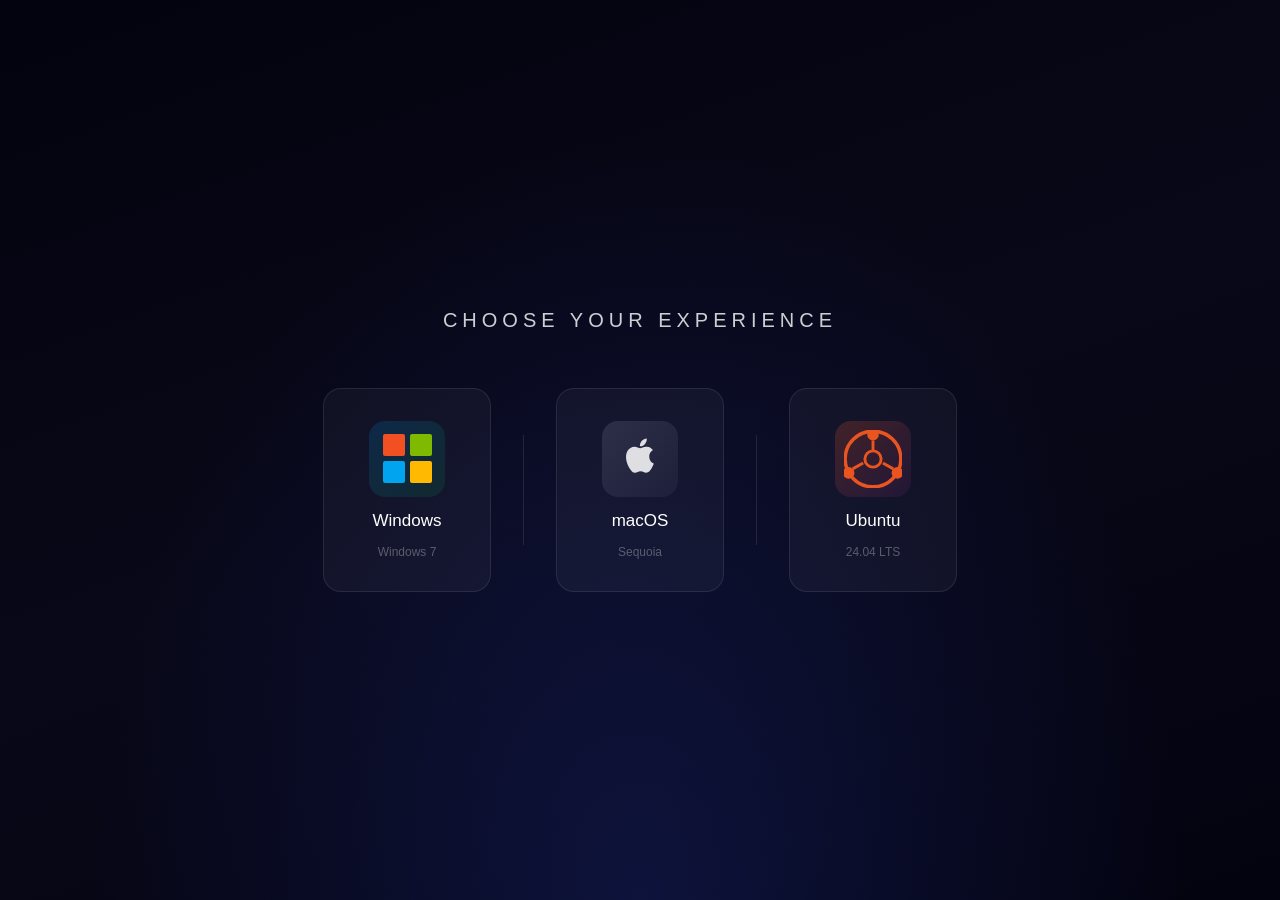
<file: index.html>
<!DOCTYPE html>
<html lang="en">
<head>
    <meta charset="UTF-8">
    <meta name="viewport" content="width=device-width, initial-scale=1.0">
    <title>Shahzod Nematov — Desktop Portfolio</title>
    <meta name="description" content="Shahzod Nematov — software developer. Interactive portfolio styled as a desktop OS (Windows, macOS, Ubuntu). Projects: Multilevel, IELTS Peak, Identify, AutPlatform.">
    <meta name="author" content="Shahzod Nematov">
    <meta name="theme-color" content="#1a1a2e">
    <link rel="canonical" href="https://shahzodnematov.uz/">
    <link rel="icon" href="data:image/svg+xml,%3Csvg xmlns='http://www.w3.org/2000/svg' viewBox='0 0 64 64'%3E%3Crect width='64' height='64' rx='14' fill='%231a1a2e'/%3E%3Ctext x='32' y='45' font-family='sans-serif' font-size='36' font-weight='700' fill='%234fc3f7' text-anchor='middle'%3ES%3C/text%3E%3C/svg%3E">
    <!-- Open Graph / social preview -->
    <meta property="og:type" content="website">
    <meta property="og:url" content="https://shahzodnematov.uz/">
    <meta property="og:title" content="Shahzod Nematov — Desktop Portfolio">
    <meta property="og:description" content="Interactive portfolio styled as a desktop OS. Explore projects, skills, and more.">
    <meta property="og:image" content="https://shahzodnematov.uz/images/presentation.webp">
    <meta name="twitter:card" content="summary_large_image">
    <link rel="stylesheet" href="style.css?v=9">
</head>
<body>

    <!-- OS Select Screen -->
    <div class="os-select" id="osSelect">
        <div class="os-select-title">Choose your experience</div>
        <div class="os-options">
            <div class="os-option" onclick="selectOS('windows')">
                <div class="os-option-icon os-win-icon">
                    <div class="os-win-logo">
                        <div class="os-wl-q" style="background:#f25022"></div>
                        <div class="os-wl-q" style="background:#7fba00"></div>
                        <div class="os-wl-q" style="background:#00a4ef"></div>
                        <div class="os-wl-q" style="background:#ffb900"></div>
                    </div>
                </div>
                <div class="os-option-name">Windows</div>
                <div class="os-option-ver">Windows 7</div>
            </div>
            <div class="os-divider"></div>
            <div class="os-option" onclick="selectOS('macos')">
                <div class="os-option-icon os-mac-icon">
                    <svg viewBox="0 0 24 28" width="48" height="48" fill="rgba(255,255,255,0.85)">
                        <path d="M18.71 19.5c-.83 1.24-1.71 2.45-3.05 2.47-1.34.03-1.77-.79-3.29-.79-1.53 0-2 .77-3.27.82-1.31.05-2.3-1.32-3.14-2.53C4.25 17 2.94 12.45 4.7 9.39c.87-1.52 2.43-2.48 4.12-2.51 1.28-.02 2.5.87 3.29.87.78 0 2.26-1.07 3.8-.91.65.03 2.47.26 3.64 1.98-.09.06-2.17 1.28-2.15 3.81.03 3.02 2.65 4.03 2.68 4.04-.03.07-.42 1.44-1.38 2.83M13 3.5c.73-.83 1.94-1.46 2.94-1.5.13 1.17-.34 2.35-1.04 3.19-.69.85-1.83 1.51-2.95 1.42-.15-1.15.41-2.35 1.05-3.11z"/>
                    </svg>
                </div>
                <div class="os-option-name">macOS</div>
                <div class="os-option-ver">Sequoia</div>
            </div>
            <div class="os-divider"></div>
            <div class="os-option" onclick="selectOS('ubuntu')">
                <div class="os-option-icon os-ubuntu-icon">
                    <svg viewBox="0 0 100 100" width="58" height="58">
                        <circle cx="50" cy="50" r="48" fill="none" stroke="#E95420" stroke-width="6"/>
                        <circle cx="50" cy="8" r="10" fill="#E95420"/>
                        <circle cx="8" cy="74" r="10" fill="#E95420"/>
                        <circle cx="92" cy="74" r="10" fill="#E95420"/>
                        <line x1="50" y1="18" x2="50" y2="38" stroke="#E95420" stroke-width="5"/>
                        <line x1="15" y1="67" x2="33" y2="57" stroke="#E95420" stroke-width="5"/>
                        <line x1="85" y1="67" x2="67" y2="57" stroke="#E95420" stroke-width="5"/>
                        <circle cx="50" cy="50" r="14" fill="none" stroke="#E95420" stroke-width="5"/>
                    </svg>
                </div>
                <div class="os-option-name">Ubuntu</div>
                <div class="os-option-ver">24.04 LTS</div>
            </div>
        </div>
    </div>

    <!-- Boot Screen -->
    <div class="boot-screen" id="bootScreen" style="display:none">
        <div class="boot-logo">
            <div class="win-logo-boot">
                <div class="wl-quad wl-red"></div>
                <div class="wl-quad wl-green"></div>
                <div class="wl-quad wl-blue"></div>
                <div class="wl-quad wl-yellow"></div>
            </div>
        </div>
        <div class="boot-dots">
            <span></span><span></span><span></span><span></span><span></span>
        </div>
    </div>

    <!-- Desktop -->
    <div class="desktop" id="desktop">

        <!-- Desktop Icons -->
        <div class="desktop-icons">
            <div class="desktop-icon" onclick="openWindow('about')">
                <div class="di-icon">
                    <svg viewBox="0 0 48 48" width="40" height="40"><rect x="6" y="8" width="36" height="28" rx="2" fill="#1a1a2e" stroke="#555" stroke-width="1.5"/><rect x="8" y="10" width="32" height="22" rx="1" fill="#3b82c4"/><rect x="14" y="36" width="20" height="3" rx="1" fill="#888"/><rect x="10" y="39" width="28" height="2" rx="1" fill="#777"/><circle cx="24" cy="21" r="5" fill="#fff" opacity="0.9"/><rect x="16" y="27" width="16" height="3" rx="1.5" fill="#fff" opacity="0.6"/></svg>
                </div>
                <span>About Me</span>
            </div>
            <div class="desktop-icon" onclick="openWindow('projects')">
                <div class="di-icon di-folder">
                    <svg viewBox="0 0 48 48" width="40" height="40"><path d="M4 12h16l4-4h20a2 2 0 012 2v28a2 2 0 01-2 2H4a2 2 0 01-2-2V14a2 2 0 012-2z" fill="#f6c445"/><rect x="2" y="16" width="44" height="24" rx="2" fill="#ffd95a"/></svg>
                </div>
                <span>My Projects</span>
            </div>
            <div class="desktop-icon" onclick="openWindow('skills')">
                <div class="di-icon">
                    <svg viewBox="0 0 48 48" width="40" height="40"><rect x="2" y="4" width="44" height="36" rx="3" fill="#1a1a2e"/><rect x="4" y="6" width="40" height="28" rx="1" fill="#0c0c0c"/><text x="12" y="24" fill="#0f0" font-family="monospace" font-size="12">C:\&gt;_</text><rect x="10" y="40" width="28" height="4" rx="1" fill="#333"/></svg>
                </div>
                <span>Skills</span>
            </div>
            <div class="desktop-icon" onclick="openWindow('contact')">
                <div class="di-icon">
                    <svg viewBox="0 0 48 48" width="40" height="40"><rect x="4" y="10" width="40" height="28" rx="3" fill="#4a90d9"/><path d="M4 13l20 14 20-14" fill="none" stroke="#fff" stroke-width="2.5" opacity="0.8"/></svg>
                </div>
                <span>Contact</span>
            </div>
            <div class="desktop-icon" onclick="openWindow('resume')">
                <div class="di-icon">
                    <svg viewBox="0 0 48 48" width="40" height="40"><rect x="8" y="2" width="28" height="38" rx="2" fill="#fff" stroke="#bbb" stroke-width="1.5"/><path d="M28 2v8h8" fill="#ddd" stroke="#bbb" stroke-width="1"/><line x1="14" y1="14" x2="30" y2="14" stroke="#999" stroke-width="1.5"/><line x1="14" y1="19" x2="28" y2="19" stroke="#ccc" stroke-width="1"/><line x1="14" y1="24" x2="30" y2="24" stroke="#ccc" stroke-width="1"/><line x1="14" y1="29" x2="26" y2="29" stroke="#ccc" stroke-width="1"/><rect x="12" y="38" width="20" height="8" rx="1" fill="#2196f3"/><text x="15" y="45" fill="#fff" font-size="6" font-family="sans-serif">Resume</text></svg>
                </div>
                <span>Resume.txt</span>
            </div>
            <div class="desktop-icon" onclick="openWindow('music')">
                <div class="di-icon">
                    <svg viewBox="0 0 48 48" width="40" height="40"><rect x="4" y="4" width="40" height="40" rx="4" fill="#1a1a2e"/><circle cx="18" cy="32" r="6" fill="none" stroke="#4fc3f7" stroke-width="2"/><circle cx="34" cy="28" r="6" fill="none" stroke="#4fc3f7" stroke-width="2"/><line x1="24" y1="32" x2="24" y2="10" stroke="#4fc3f7" stroke-width="2"/><line x1="40" y1="28" x2="40" y2="8" stroke="#4fc3f7" stroke-width="2"/><line x1="24" y1="10" x2="40" y2="8" stroke="#4fc3f7" stroke-width="2"/></svg>
                </div>
                <span>Music</span>
            </div>
            <div class="desktop-icon" onclick="openWindow('gallery')">
                <div class="di-icon">
                    <svg viewBox="0 0 48 48" width="40" height="40"><rect x="4" y="6" width="40" height="32" rx="3" fill="#fff" stroke="#bbb" stroke-width="1.5"/><rect x="7" y="9" width="34" height="24" rx="1" fill="#87ceeb"/><circle cx="16" cy="18" r="4" fill="#ffd700"/><path d="M7 33l12-10 8 6 6-4 8 8H7z" fill="#4caf50"/><rect x="14" y="38" width="20" height="4" rx="1" fill="#ddd"/></svg>
                </div>
                <span>Pictures</span>
            </div>
            <div class="desktop-icon" onclick="openWindow('csgo')">
                <div class="di-icon">
                    <svg viewBox="0 0 48 48" width="40" height="40"><rect x="4" y="4" width="40" height="40" rx="4" fill="#2a2a2a"/><text x="24" y="20" fill="#ff6600" font-family="monospace" font-size="8" text-anchor="middle" font-weight="bold">COUNTER</text><text x="24" y="30" fill="#ff6600" font-family="monospace" font-size="8" text-anchor="middle" font-weight="bold">STRIKE</text><text x="24" y="40" fill="#888" font-family="monospace" font-size="7" text-anchor="middle">1.6</text></svg>
                </div>
                <span>CS 1.6</span>
            </div>
            <div class="desktop-icon" onclick="window.open('https://github.com/Shahzod1602','_blank')">
                <div class="di-icon">
                    <svg viewBox="0 0 48 48" width="40" height="40"><circle cx="24" cy="24" r="20" fill="#24292e"/><path d="M24 8c-8.837 0-16 7.163-16 16 0 7.069 4.585 13.067 10.943 15.182.8.147 1.092-.347 1.092-.77 0-.381-.014-1.386-.022-2.721-4.451.967-5.389-2.145-5.389-2.145-.728-1.848-1.776-2.34-1.776-2.34-1.452-.993.11-.973.11-.973 1.606.113 2.451 1.649 2.451 1.649 1.427 2.444 3.744 1.738 4.656 1.329.145-1.034.558-1.739 1.015-2.138-3.553-.404-7.289-1.776-7.289-7.907 0-1.747.623-3.174 1.646-4.292-.165-.404-.713-2.031.157-4.234 0 0 1.342-.43 4.398 1.641A15.31 15.31 0 0124 17.805c1.36.006 2.728.184 4.006.539 3.054-2.07 4.394-1.641 4.394-1.641.872 2.203.324 3.83.159 4.234 1.025 1.118 1.644 2.545 1.644 4.292 0 6.146-3.741 7.498-7.305 7.893.575.507 1.087 1.508 1.087 3.04 0 2.195-.02 3.966-.02 4.505 0 .426.288.923 1.1.767C35.42 37.06 40 31.064 40 24c0-8.837-7.163-16-16-16z" fill="#fff"/></svg>
                </div>
                <span>GitHub</span>
            </div>
        </div>

        <!-- ====== WINDOWS ====== -->

        <!-- About Me Window -->
        <div class="window" id="window-about" style="width:620px;height:520px;">
            <div class="window-titlebar" onmousedown="startDrag(event,'window-about')">
                <div class="window-title"><span class="wt-icon"><svg viewBox="0 0 24 24" width="15" height="15" fill="currentColor"><circle cx="12" cy="8" r="4"/><path d="M4 21a8 8 0 0 1 16 0z"/></svg></span> About Me</div>
                <div class="window-controls">
                    <button class="win-btn win-minimize" onclick="minimizeWindow('about')"><svg width="10" height="1"><line x1="0" y1="0" x2="10" y2="0" stroke="#333" stroke-width="1.5"/></svg></button>
                    <button class="win-btn win-maximize" onclick="maximizeWindow('about')"><svg width="10" height="10"><rect x="0.5" y="0.5" width="9" height="9" fill="none" stroke="#333" stroke-width="1.5"/></svg></button>
                    <button class="win-btn win-close" onclick="closeWindow('about')"><svg width="10" height="10"><line x1="0" y1="0" x2="10" y2="10" stroke="#fff" stroke-width="1.5"/><line x1="10" y1="0" x2="0" y2="10" stroke="#fff" stroke-width="1.5"/></svg></button>
                </div>
            </div>
            <div class="window-toolbar">
                <div class="toolbar-btns"><button class="tb-btn">←</button><button class="tb-btn">→</button></div>
                <div class="toolbar-path"><span class="tp-icon"><svg viewBox="0 0 24 24" width="13" height="13" fill="currentColor"><path d="M3 5h6l2 2h10a1 1 0 0 1 1 1v10a1 1 0 0 1-1 1H3a1 1 0 0 1-1-1V6a1 1 0 0 1 1-1z"/></svg></span> C:\Users\Shahzod\About Me</div>
            </div>
            <div class="window-body">
                <div class="about-card">
                    <div class="about-avatar">SN</div>
                    <div class="about-info">
                        <h2>Shahzod Nematov</h2>
                        <p class="about-role">AI/ML Engineer &amp; Full-Stack Developer</p>
                        <p class="about-desc">AI/ML engineer with hands-on experience building intelligent systems — from AI-powered logistics platforms to real-time computer vision applications. I combine deep learning expertise with full-stack development skills to ship production-ready products.</p>
                        <div class="about-meta">
                            <div class="meta-item"><span class="meta-label">📍 Location:</span> Uzbekistan</div>
                            <div class="meta-item"><span class="meta-label">💼 Status:</span> <span class="status-available">Available for work</span></div>
                        </div>
                        <div class="experience-timeline">
                            <h3 class="exp-heading">Experience</h3>
                            <div class="exp-item">
                                <div class="exp-dot"></div>
                                <div class="exp-content">
                                    <div class="exp-title">AI Engineer</div>
                                    <div class="exp-company">Abstract IT Group</div>
                                    <div class="exp-date">Mar 2025 — Present</div>
                                    <div class="exp-desc">AI-powered logistics platform</div>
                                </div>
                            </div>
                            <div class="exp-item">
                                <div class="exp-dot"></div>
                                <div class="exp-content">
                                    <div class="exp-title">Assistant</div>
                                    <div class="exp-company">American University of Technology</div>
                                    <div class="exp-date">Oct 2025 — Present</div>
                                </div>
                            </div>
                            <div class="exp-item">
                                <div class="exp-dot"></div>
                                <div class="exp-content">
                                    <div class="exp-title">Co-Founder</div>
                                    <div class="exp-company">Vikatoday</div>
                                    <div class="exp-date">Jun 2025 — Present</div>
                                </div>
                            </div>
                        </div>
                    </div>
                </div>
            </div>
        </div>

        <!-- Projects Window -->
        <div class="window" id="window-projects" style="width:650px;height:480px;">
            <div class="window-titlebar" onmousedown="startDrag(event,'window-projects')">
                <div class="window-title"><span class="wt-icon"><svg viewBox="0 0 24 24" width="15" height="15" fill="currentColor"><path d="M3 5h6l2 2h10a1 1 0 0 1 1 1v10a1 1 0 0 1-1 1H3a1 1 0 0 1-1-1V6a1 1 0 0 1 1-1z"/></svg></span> My Projects</div>
                <div class="window-controls">
                    <button class="win-btn win-minimize" onclick="minimizeWindow('projects')"><svg width="10" height="1"><line x1="0" y1="0" x2="10" y2="0" stroke="#333" stroke-width="1.5"/></svg></button>
                    <button class="win-btn win-maximize" onclick="maximizeWindow('projects')"><svg width="10" height="10"><rect x="0.5" y="0.5" width="9" height="9" fill="none" stroke="#333" stroke-width="1.5"/></svg></button>
                    <button class="win-btn win-close" onclick="closeWindow('projects')"><svg width="10" height="10"><line x1="0" y1="0" x2="10" y2="10" stroke="#fff" stroke-width="1.5"/><line x1="10" y1="0" x2="0" y2="10" stroke="#fff" stroke-width="1.5"/></svg></button>
                </div>
            </div>
            <div class="window-toolbar">
                <div class="toolbar-btns"><button class="tb-btn">←</button><button class="tb-btn">→</button></div>
                <div class="toolbar-path"><span class="tp-icon"><svg viewBox="0 0 24 24" width="13" height="13" fill="currentColor"><path d="M3 5h6l2 2h10a1 1 0 0 1 1 1v10a1 1 0 0 1-1 1H3a1 1 0 0 1-1-1V6a1 1 0 0 1 1-1z"/></svg></span> C:\Users\Shahzod\Projects</div>
            </div>
            <div class="window-body">
                <div class="explorer-sidebar">
                    <div class="sidebar-section">
                        <div class="sidebar-item active"><span class="si-arrow">▸</span> ⭐ Favorites</div>
                        <div class="sidebar-item sub">📁 Projects</div>
                        <div class="sidebar-item sub">🖥️ Desktop</div>
                        <div class="sidebar-item sub">📥 Downloads</div>
                    </div>
                    <div class="sidebar-section">
                        <div class="sidebar-item"><span class="si-arrow">▸</span> 💻 This PC</div>
                    </div>
                </div>
                <div class="explorer-content">
                    <div class="file-grid" id="fileGrid">
                        <div class="file-item" onclick="openProjectDetail(0)">
                            <svg viewBox="0 0 48 48" width="48" height="40"><path d="M4 12h16l4-4h20a2 2 0 012 2v28a2 2 0 01-2 2H4a2 2 0 01-2-2V14a2 2 0 012-2z" fill="#f6c445"/><rect x="2" y="16" width="44" height="24" rx="2" fill="#ffd95a"/></svg>
                            <span>Multilevel</span>
                        </div>
                        <div class="file-item" onclick="openProjectDetail(1)">
                            <svg viewBox="0 0 48 48" width="48" height="40"><path d="M4 12h16l4-4h20a2 2 0 012 2v28a2 2 0 01-2 2H4a2 2 0 01-2-2V14a2 2 0 012-2z" fill="#f6c445"/><rect x="2" y="16" width="44" height="24" rx="2" fill="#ffd95a"/></svg>
                            <span>IELTS Peak</span>
                        </div>
                        <div class="file-item" onclick="openProjectDetail(2)">
                            <svg viewBox="0 0 48 48" width="48" height="40"><path d="M4 12h16l4-4h20a2 2 0 012 2v28a2 2 0 01-2 2H4a2 2 0 01-2-2V14a2 2 0 012-2z" fill="#f6c445"/><rect x="2" y="16" width="44" height="24" rx="2" fill="#ffd95a"/></svg>
                            <span>Identify</span>
                        </div>
                        <div class="file-item" onclick="openProjectDetail(3)">
                            <svg viewBox="0 0 48 48" width="48" height="40"><path d="M4 12h16l4-4h20a2 2 0 012 2v28a2 2 0 01-2 2H4a2 2 0 01-2-2V14a2 2 0 012-2z" fill="#f6c445"/><rect x="2" y="16" width="44" height="24" rx="2" fill="#ffd95a"/></svg>
                            <span>AutPlatform</span>
                        </div>
                        <div class="file-item" onclick="openProjectDetail(4)">
                            <svg viewBox="0 0 48 48" width="48" height="40"><path d="M4 12h16l4-4h20a2 2 0 012 2v28a2 2 0 01-2 2H4a2 2 0 01-2-2V14a2 2 0 012-2z" fill="#f6c445"/><rect x="2" y="16" width="44" height="24" rx="2" fill="#ffd95a"/></svg>
                            <span>CallMetrics</span>
                        </div>
                        <div class="file-item" onclick="openProjectDetail(5)">
                            <svg viewBox="0 0 48 48" width="48" height="40"><path d="M4 12h16l4-4h20a2 2 0 012 2v28a2 2 0 01-2 2H4a2 2 0 01-2-2V14a2 2 0 012-2z" fill="#f6c445"/><rect x="2" y="16" width="44" height="24" rx="2" fill="#ffd95a"/></svg>
                            <span>SimpleTrucking</span>
                        </div>
                        <div class="file-item" onclick="openProjectDetail(6)">
                            <svg viewBox="0 0 48 48" width="48" height="40"><path d="M4 12h16l4-4h20a2 2 0 012 2v28a2 2 0 01-2 2H4a2 2 0 01-2-2V14a2 2 0 012-2z" fill="#f6c445"/><rect x="2" y="16" width="44" height="24" rx="2" fill="#ffd95a"/></svg>
                            <span>SatWay</span>
                        </div>
                        <div class="file-item" onclick="openProjectDetail(7)">
                            <svg viewBox="0 0 48 48" width="48" height="40"><path d="M4 12h16l4-4h20a2 2 0 012 2v28a2 2 0 01-2 2H4a2 2 0 01-2-2V14a2 2 0 012-2z" fill="#f6c445"/><rect x="2" y="16" width="44" height="24" rx="2" fill="#ffd95a"/></svg>
                            <span>IELTSway</span>
                        </div>
                        <div class="file-item" onclick="openProjectDetail(8)">
                            <svg viewBox="0 0 48 48" width="48" height="40"><path d="M4 12h16l4-4h20a2 2 0 012 2v28a2 2 0 01-2 2H4a2 2 0 01-2-2V14a2 2 0 012-2z" fill="#f6c445"/><rect x="2" y="16" width="44" height="24" rx="2" fill="#ffd95a"/></svg>
                            <span>Tasvir</span>
                        </div>
                        <div class="file-item" onclick="openProjectDetail(9)">
                            <svg viewBox="0 0 48 48" width="48" height="40"><path d="M4 12h16l4-4h20a2 2 0 012 2v28a2 2 0 01-2 2H4a2 2 0 01-2-2V14a2 2 0 012-2z" fill="#f6c445"/><rect x="2" y="16" width="44" height="24" rx="2" fill="#ffd95a"/></svg>
                            <span>Storage Identify</span>
                        </div>
                        <div class="file-item" onclick="openProjectDetail(10)">
                            <svg viewBox="0 0 48 48" width="48" height="40"><path d="M4 12h16l4-4h20a2 2 0 012 2v28a2 2 0 01-2 2H4a2 2 0 01-2-2V14a2 2 0 012-2z" fill="#f6c445"/><rect x="2" y="16" width="44" height="24" rx="2" fill="#ffd95a"/></svg>
                            <span>SMS Identify</span>
                        </div>
                        <div class="file-item" onclick="openProjectDetail(11)">
                            <svg viewBox="0 0 48 48" width="48" height="40"><path d="M4 12h16l4-4h20a2 2 0 012 2v28a2 2 0 01-2 2H4a2 2 0 01-2-2V14a2 2 0 012-2z" fill="#f6c445"/><rect x="2" y="16" width="44" height="24" rx="2" fill="#ffd95a"/></svg>
                            <span>PayNote</span>
                        </div>
                        <div class="file-item">
                            <svg viewBox="0 0 48 48" width="40" height="44"><rect x="8" y="2" width="28" height="38" rx="2" fill="#fff" stroke="#bbb" stroke-width="1.5"/><path d="M28 2v8h8" fill="#ddd" stroke="#bbb" stroke-width="1"/><line x1="14" y1="14" x2="30" y2="14" stroke="#999" stroke-width="1.2"/><line x1="14" y1="19" x2="28" y2="19" stroke="#ccc" stroke-width="1"/><line x1="14" y1="24" x2="30" y2="24" stroke="#ccc" stroke-width="1"/></svg>
                            <span>README.txt</span>
                        </div>
                    </div>
                    <div class="project-detail" id="projectDetail">
                        <button class="detail-back" onclick="closeProjectDetail()">← Back</button>
                        <div class="detail-content" id="detailContent"></div>
                    </div>
                </div>
            </div>
        </div>

        <!-- Skills Window (CMD) -->
        <div class="window" id="window-skills" style="width:560px;height:440px;">
            <div class="window-titlebar titlebar-dark" onmousedown="startDrag(event,'window-skills')">
                <div class="window-title"><span class="wt-icon"><svg viewBox="0 0 24 24" width="15" height="15" fill="none" stroke="currentColor" stroke-width="2" stroke-linecap="round" stroke-linejoin="round"><polyline points="6 8 10 12 6 16"/><line x1="12" y1="16" x2="18" y2="16"/></svg></span> C:\Windows\System32\cmd.exe</div>
                <div class="window-controls">
                    <button class="win-btn win-minimize" onclick="minimizeWindow('skills')"><svg width="10" height="1"><line x1="0" y1="0" x2="10" y2="0" stroke="#999" stroke-width="1.5"/></svg></button>
                    <button class="win-btn win-maximize" onclick="maximizeWindow('skills')"><svg width="10" height="10"><rect x="0.5" y="0.5" width="9" height="9" fill="none" stroke="#999" stroke-width="1.5"/></svg></button>
                    <button class="win-btn win-close" onclick="closeWindow('skills')"><svg width="10" height="10"><line x1="0" y1="0" x2="10" y2="10" stroke="#fff" stroke-width="1.5"/><line x1="10" y1="0" x2="0" y2="10" stroke="#fff" stroke-width="1.5"/></svg></button>
                </div>
            </div>
            <div class="window-body terminal-body">
                <div class="terminal" id="terminal">
                    <div class="tl">Microsoft Windows [Version 7.0.2026]</div>
                    <div class="tl">(c) Shahzod Nematov. All rights reserved.</div>
                    <div class="tl">&nbsp;</div>
                    <div class="tl">C:\Users\Shahzod&gt; skills --list --all</div>
                    <div class="tl">&nbsp;</div>
                    <div class="tl tc">═══ FRONTEND ═══</div>
                    <div class="tl ts"><span class="tb" style="--w:92%">HTML / CSS</span><span class="tp">████████████████████░░ 92%</span></div>
                    <div class="tl ts"><span class="tb" style="--w:88%">JavaScript</span><span class="tp">██████████████████░░░░ 88%</span></div>
                    <div class="tl ts"><span class="tb" style="--w:82%">React</span><span class="tp">████████████████░░░░░░ 82%</span></div>
                    <div class="tl ts"><span class="tb" style="--w:78%">TypeScript</span><span class="tp">███████████████░░░░░░░ 78%</span></div>
                    <div class="tl">&nbsp;</div>
                    <div class="tl tc">═══ BACKEND ═══</div>
                    <div class="tl ts"><span class="tb" style="--w:85%">Python</span><span class="tp">█████████████████░░░░░ 85%</span></div>
                    <div class="tl ts"><span class="tb" style="--w:70%">Node.js</span><span class="tp">███████████████░░░░░░░ 70%</span></div>
                    <div class="tl ts"><span class="tb" style="--w:40%">Java</span><span class="tp">█████████░░░░░░░░░░░░░ 40%</span></div>
                    <div class="tl ts"><span class="tb" style="--w:40%">C++</span><span class="tp">█████████░░░░░░░░░░░░░ 40%</span></div>
                    <div class="tl ts"><span class="tb" style="--w:20%">C#</span><span class="tp">████░░░░░░░░░░░░░░░░░░ 20%</span></div>
                    <div class="tl">&nbsp;</div>
                    <div class="tl tc">═══ TOOLS ═══</div>
                    <div class="tl ts"><span class="tb" style="--w:90%">Git / GitHub</span><span class="tp">████████████████████░░ 90%</span></div>
                    <div class="tl ts"><span class="tb" style="--w:80%">Docker</span><span class="tp">████████████████░░░░░░ 80%</span></div>
                    <div class="tl ts"><span class="tb" style="--w:85%">VS Code</span><span class="tp">█████████████████░░░░░ 85%</span></div>
                    <div class="tl ts"><span class="tb" style="--w:75%">Linux</span><span class="tp">███████████████░░░░░░░ 75%</span></div>
                    <div class="tl">&nbsp;</div>
                    <div class="tl">C:\Users\Shahzod&gt; <span class="cursor">_</span></div>
                </div>
            </div>
        </div>

        <!-- Contact Window -->
        <div class="window" id="window-contact" style="width:480px;height:400px;">
            <div class="window-titlebar" onmousedown="startDrag(event,'window-contact')">
                <div class="window-title"><span class="wt-icon"><svg viewBox="0 0 24 24" width="15" height="15" fill="none" stroke="currentColor" stroke-width="2" stroke-linecap="round" stroke-linejoin="round"><rect x="3" y="5" width="18" height="14" rx="2"/><path d="M3 7l9 6 9-6"/></svg></span> Contacts</div>
                <div class="window-controls">
                    <button class="win-btn win-minimize" onclick="minimizeWindow('contact')"><svg width="10" height="1"><line x1="0" y1="0" x2="10" y2="0" stroke="#333" stroke-width="1.5"/></svg></button>
                    <button class="win-btn win-maximize" onclick="maximizeWindow('contact')"><svg width="10" height="10"><rect x="0.5" y="0.5" width="9" height="9" fill="none" stroke="#333" stroke-width="1.5"/></svg></button>
                    <button class="win-btn win-close" onclick="closeWindow('contact')"><svg width="10" height="10"><line x1="0" y1="0" x2="10" y2="10" stroke="#fff" stroke-width="1.5"/><line x1="10" y1="0" x2="0" y2="10" stroke="#fff" stroke-width="1.5"/></svg></button>
                </div>
            </div>
            <div class="window-toolbar">
                <div class="toolbar-btns"><button class="tb-btn">←</button><button class="tb-btn">→</button></div>
                <div class="toolbar-path"><span class="tp-icon"><svg viewBox="0 0 24 24" width="13" height="13" fill="currentColor"><path d="M3 5h6l2 2h10a1 1 0 0 1 1 1v10a1 1 0 0 1-1 1H3a1 1 0 0 1-1-1V6a1 1 0 0 1 1-1z"/></svg></span> C:\Users\Shahzod\Contacts</div>
            </div>
            <div class="window-body">
                <div class="contact-list">
                    <a href="https://www.linkedin.com/in/shahzod-nematov-b7b965278/" target="_blank" class="contact-item">
                        <div class="ci-icon ci-linkedin">in</div>
                        <div class="ci-info"><div class="ci-name">LinkedIn</div><div class="ci-val">shahzod-nematov</div></div>
                        <div class="ci-arrow">→</div>
                    </a>
                    <a href="https://github.com/Shahzod1602" target="_blank" class="contact-item">
                        <div class="ci-icon ci-github"><svg width="22" height="22" viewBox="0 0 24 24" fill="white"><path d="M12 0c-6.626 0-12 5.373-12 12 0 5.302 3.438 9.8 8.207 11.387.599.111.793-.261.793-.577v-2.234c-3.338.726-4.033-1.416-4.033-1.416-.546-1.387-1.333-1.756-1.333-1.756-1.089-.745.083-.729.083-.729 1.205.084 1.839 1.237 1.839 1.237 1.07 1.834 2.807 1.304 3.492.997.107-.775.418-1.305.762-1.604-2.665-.305-5.467-1.334-5.467-5.931 0-1.311.469-2.381 1.236-3.221-.124-.303-.535-1.524.117-3.176 0 0 1.008-.322 3.301 1.23A11.509 11.509 0 0112 5.803c1.02.005 2.047.138 3.006.404 2.291-1.552 3.297-1.23 3.297-1.23.653 1.653.242 2.874.118 3.176.77.84 1.235 1.911 1.235 3.221 0 4.609-2.807 5.624-5.479 5.921.43.372.823 1.102.823 2.222v3.293c0 .319.192.694.801.576C20.566 21.797 24 17.3 24 12c0-6.627-5.373-12-12-12z"/></svg></div>
                        <div class="ci-info"><div class="ci-name">GitHub</div><div class="ci-val">Shahzod1602</div></div>
                        <div class="ci-arrow">→</div>
                    </a>
                    <a href="https://t.me/Shahzod_pc" target="_blank" class="contact-item">
                        <div class="ci-icon ci-telegram"><svg width="20" height="20" viewBox="0 0 24 24" fill="white"><path d="M11.944 0A12 12 0 000 12a12 12 0 0012 12 12 12 0 0012-12A12 12 0 0012 0a12 12 0 00-.056 0zm4.962 7.224c.1-.002.321.023.465.14a.506.506 0 01.171.325c.016.093.036.306.02.472-.18 1.898-.962 6.502-1.36 8.627-.168.9-.499 1.201-.82 1.23-.696.065-1.225-.46-1.9-.902-1.056-.693-1.653-1.124-2.678-1.8-1.185-.78-.417-1.21.258-1.91.177-.184 3.247-2.977 3.307-3.23.007-.032.014-.15-.056-.212s-.174-.041-.249-.024c-.106.024-1.793 1.14-5.061 3.345-.479.33-.913.49-1.302.48-.428-.008-1.252-.241-1.865-.44-.752-.245-1.349-.374-1.297-.789.027-.216.325-.437.893-.663 3.498-1.524 5.83-2.529 6.998-3.014 3.332-1.386 4.025-1.627 4.476-1.635z"/></svg></div>
                        <div class="ci-info"><div class="ci-name">Telegram</div><div class="ci-val">@Shahzod_pc</div></div>
                        <div class="ci-arrow">→</div>
                    </a>
                    <a href="mailto:shaxzodnematov1602@gmail.com" class="contact-item">
                        <div class="ci-icon ci-email"><svg viewBox="0 0 24 24" width="20" height="20" fill="none" stroke="currentColor" stroke-width="2" stroke-linecap="round" stroke-linejoin="round"><rect x="3" y="5" width="18" height="14" rx="2"/><path d="M3 7l9 6 9-6"/></svg></div>
                        <div class="ci-info"><div class="ci-name">Email</div><div class="ci-val">shaxzodnematov1602@gmail.com</div></div>
                        <div class="ci-arrow">→</div>
                    </a>
                </div>
            </div>
        </div>

        <!-- Resume Window (Notepad) -->
        <div class="window" id="window-resume" style="width:520px;height:440px;">
            <div class="window-titlebar" onmousedown="startDrag(event,'window-resume')">
                <div class="window-title"><span class="wt-icon"><svg viewBox="0 0 24 24" width="15" height="15" fill="none" stroke="currentColor" stroke-width="2" stroke-linecap="round" stroke-linejoin="round"><path d="M14 3H7a2 2 0 0 0-2 2v14a2 2 0 0 0 2 2h10a2 2 0 0 0 2-2V8z"/><path d="M14 3v5h5M9 13h6M9 17h6"/></svg></span> Resume.txt — Notepad</div>
                <div class="window-controls">
                    <button class="win-btn win-minimize" onclick="minimizeWindow('resume')"><svg width="10" height="1"><line x1="0" y1="0" x2="10" y2="0" stroke="#333" stroke-width="1.5"/></svg></button>
                    <button class="win-btn win-maximize" onclick="maximizeWindow('resume')"><svg width="10" height="10"><rect x="0.5" y="0.5" width="9" height="9" fill="none" stroke="#333" stroke-width="1.5"/></svg></button>
                    <button class="win-btn win-close" onclick="closeWindow('resume')"><svg width="10" height="10"><line x1="0" y1="0" x2="10" y2="10" stroke="#fff" stroke-width="1.5"/><line x1="10" y1="0" x2="0" y2="10" stroke="#fff" stroke-width="1.5"/></svg></button>
                </div>
            </div>
            <div class="window-menubar">
                <span>File</span><span>Edit</span><span>Format</span><span>View</span><span>Help</span>
            </div>
            <div class="window-body notepad-body">
                <pre class="notepad-text">╔══════════════════════════════════════════╗
║          SHAHZOD NEMATOV                 ║
║    AI/ML Engineer &amp; Full-Stack Dev       ║
╚══════════════════════════════════════════╝

ABOUT
───────────────────────────────────────────
AI/ML engineer building intelligent systems
— from logistics AI to real-time computer
vision applications. Strong full-stack
background with focus on scalable,
production-ready AI products.

EXPERIENCE
───────────────────────────────────────────
► Abstract IT Group — AI Engineer
  Mar 2025 - Present
► American Univ. of Tech — Assistant
  Oct 2025 - Present
► Vikatoday — Co-Founder
  Jun 2025 - Present

SKILLS
───────────────────────────────────────────
► Programming: Python, Java, C++
► AI / ML: Deep Learning, NLP, Computer Vision
► Frameworks: PyTorch, TensorFlow, OpenCV
► LLM: GPT API, Prompt Engineering, RAG
► Backend: FastAPI, Flask, REST APIs
► Databases: PostgreSQL, MySQL, SQLite
► Cloud: Render, VPS, Docker, Linux
► Robotics: Sensor Integration, L298N
► Automation: Telegram Bots, Web Automation
► Tools: Git, CLI, Technical Documentation

EDUCATION
───────────────────────────────────────────
► Computer Science
► Self-taught &amp; Online Courses
► Continuous Learning

LANGUAGES
───────────────────────────────────────────
► Uzbek   — Native
► English — Fluent

───────────────────────────────────────────
  "Code is poetry." — Shahzod
───────────────────────────────────────────</pre>
            </div>
        </div>

        <!-- Music Player Window -->
        <div class="window" id="window-music" style="width:480px;height:540px;">
            <div class="window-titlebar titlebar-dark" onmousedown="startDrag(event,'window-music')">
                <div class="window-title"><span class="wt-icon"><svg viewBox="0 0 24 24" width="15" height="15" fill="none" stroke="currentColor" stroke-width="2" stroke-linecap="round" stroke-linejoin="round"><circle cx="6" cy="18" r="2.5"/><circle cx="17" cy="16" r="2.5"/><path d="M8.5 18V6l11-2v12"/></svg></span> Windows Media Player</div>
                <div class="window-controls">
                    <button class="win-btn win-minimize" onclick="minimizeWindow('music')"><svg width="10" height="1"><line x1="0" y1="0" x2="10" y2="0" stroke="#999" stroke-width="1.5"/></svg></button>
                    <button class="win-btn win-maximize" onclick="maximizeWindow('music')"><svg width="10" height="10"><rect x="0.5" y="0.5" width="9" height="9" fill="none" stroke="#999" stroke-width="1.5"/></svg></button>
                    <button class="win-btn win-close" onclick="closeWindow('music')"><svg width="10" height="10"><line x1="0" y1="0" x2="10" y2="10" stroke="#fff" stroke-width="1.5"/><line x1="10" y1="0" x2="0" y2="10" stroke="#fff" stroke-width="1.5"/></svg></button>
                </div>
            </div>
            <div class="window-body music-player">
                <div class="music-visualizer" id="musicVisualizer">
                    <div class="viz-bar"></div><div class="viz-bar"></div><div class="viz-bar"></div>
                    <div class="viz-bar"></div><div class="viz-bar"></div><div class="viz-bar"></div>
                    <div class="viz-bar"></div><div class="viz-bar"></div><div class="viz-bar"></div>
                    <div class="viz-bar"></div><div class="viz-bar"></div><div class="viz-bar"></div>
                    <div class="viz-bar"></div><div class="viz-bar"></div><div class="viz-bar"></div>
                    <div class="viz-bar"></div><div class="viz-bar"></div><div class="viz-bar"></div>
                    <div class="viz-bar"></div><div class="viz-bar"></div>
                </div>
                <div class="music-track-name" id="musicTrackName">No tracks loaded</div>
                <div class="music-time">
                    <span id="musicCurrentTime">0:00</span>
                    <span id="musicDuration">0:00</span>
                </div>
                <div class="music-progress" id="musicProgress">
                    <div class="music-progress-fill" id="musicProgressFill"></div>
                </div>
                <div class="music-controls">
                    <button class="mc-btn" onclick="musicPrev()" title="Previous"><svg viewBox="0 0 24 24" width="15" height="15" fill="currentColor"><path d="M7 6h2v12H7zM18 6v12l-9-6z"/></svg></button>
                    <button class="mc-btn mc-play" onclick="musicTogglePlay()" id="musicPlayBtn" title="Play"><svg viewBox="0 0 24 24" width="17" height="17" fill="currentColor"><path d="M8 5v14l11-7z"/></svg></button>
                    <button class="mc-btn" onclick="musicNext()" title="Next"><svg viewBox="0 0 24 24" width="15" height="15" fill="currentColor"><path d="M15 6h2v12h-2zM6 6l9 6-9 6z"/></svg></button>
                    <div class="music-volume">
                        <span class="vol-icon">🔊</span>
                        <input type="range" class="vol-slider" id="musicVolume" min="0" max="100" value="80" oninput="musicSetVolume(this.value)">
                    </div>
                </div>
                <div class="music-playlist" id="musicPlaylist">
                    <div class="playlist-header">Playlist</div>
                    <div class="playlist-items" id="playlistItems">
                        <div class="playlist-empty">No tracks — add MP3 files to music/ folder</div>
                    </div>
                </div>
            </div>
        </div>

        <!-- Photo Gallery Window -->
        <div class="window" id="window-gallery" style="width:640px;height:520px;">
            <div class="window-titlebar" onmousedown="startDrag(event,'window-gallery')">
                <div class="window-title"><span class="wt-icon"><svg viewBox="0 0 24 24" width="15" height="15" fill="none" stroke="currentColor" stroke-width="2" stroke-linecap="round" stroke-linejoin="round"><rect x="3" y="4" width="18" height="16" rx="2"/><circle cx="8.5" cy="9.5" r="1.8"/><path d="M21 15l-5-5L6 20"/></svg></span> Windows Photo Viewer</div>
                <div class="window-controls">
                    <button class="win-btn win-minimize" onclick="minimizeWindow('gallery')"><svg width="10" height="1"><line x1="0" y1="0" x2="10" y2="0" stroke="#333" stroke-width="1.5"/></svg></button>
                    <button class="win-btn win-maximize" onclick="maximizeWindow('gallery')"><svg width="10" height="10"><rect x="0.5" y="0.5" width="9" height="9" fill="none" stroke="#333" stroke-width="1.5"/></svg></button>
                    <button class="win-btn win-close" onclick="closeWindow('gallery')"><svg width="10" height="10"><line x1="0" y1="0" x2="10" y2="10" stroke="#fff" stroke-width="1.5"/><line x1="10" y1="0" x2="0" y2="10" stroke="#fff" stroke-width="1.5"/></svg></button>
                </div>
            </div>
            <div class="window-toolbar gallery-toolbar">
                <button class="tb-btn" onclick="galleryPrev()" title="Previous">←</button>
                <button class="tb-btn" onclick="galleryNext()" title="Next">→</button>
                <div class="toolbar-sep"></div>
                <button class="tb-btn" onclick="galleryZoomIn()" title="Zoom In">+</button>
                <button class="tb-btn" onclick="galleryZoomOut()" title="Zoom Out">−</button>
                <button class="tb-btn" onclick="galleryResetZoom()" title="Fit to Window"><svg viewBox="0 0 24 24" width="14" height="14" fill="none" stroke="currentColor" stroke-width="2"><rect x="4" y="4" width="16" height="16" rx="2"/></svg></button>
                <div class="toolbar-sep"></div>
                <button class="tb-btn" onclick="gallerySlideshow()" id="slideshowBtn" title="Slideshow"><svg viewBox="0 0 24 24" width="14" height="14" fill="currentColor"><path d="M8 5v14l11-7z"/></svg></button>
                <div class="toolbar-path" style="flex:1"><span class="tp-icon"><svg viewBox="0 0 24 24" width="13" height="13" fill="none" stroke="currentColor" stroke-width="2" stroke-linecap="round" stroke-linejoin="round"><rect x="3" y="4" width="18" height="16" rx="2"/><circle cx="8.5" cy="9.5" r="1.8"/><path d="M21 15l-5-5L6 20"/></svg></span> <span id="galleryFileName">No images</span></div>
            </div>
            <div class="window-body gallery-body">
                <div class="gallery-viewer" id="galleryViewer">
                    <div class="gallery-empty" id="galleryEmpty">No images — add files to images/ folder</div>
                    <img class="gallery-main-img" id="galleryMainImg" style="display:none" alt="Gallery image">
                    <button class="gallery-nav gallery-nav-left" onclick="galleryPrev()"><svg viewBox="0 0 24 24" width="24" height="24" fill="none" stroke="currentColor" stroke-width="2.5" stroke-linecap="round" stroke-linejoin="round"><polyline points="15 6 9 12 15 18"/></svg></button>
                    <button class="gallery-nav gallery-nav-right" onclick="galleryNext()"><svg viewBox="0 0 24 24" width="24" height="24" fill="none" stroke="currentColor" stroke-width="2.5" stroke-linecap="round" stroke-linejoin="round"><polyline points="9 6 15 12 9 18"/></svg></button>
                </div>
                <div class="gallery-thumbstrip" id="galleryThumbstrip"></div>
            </div>
        </div>

        <!-- CS 1.6 Game Window -->
        <div class="window" id="window-csgo" style="width:700px;height:520px;">
            <div class="window-titlebar titlebar-dark" onmousedown="startDrag(event,'window-csgo')">
                <div class="window-title"><span class="wt-icon"><svg viewBox="0 0 24 24" width="15" height="15" fill="none" stroke="currentColor" stroke-width="2" stroke-linecap="round" stroke-linejoin="round"><circle cx="12" cy="12" r="8"/><line x1="12" y1="1" x2="12" y2="5"/><line x1="12" y1="19" x2="12" y2="23"/><line x1="1" y1="12" x2="5" y2="12"/><line x1="19" y1="12" x2="23" y2="12"/></svg></span> Counter-Strike 1.6</div>
                <div class="window-controls">
                    <button class="win-btn win-minimize" onclick="minimizeWindow('csgo')"><svg width="10" height="1"><line x1="0" y1="0" x2="10" y2="0" stroke="#999" stroke-width="1.5"/></svg></button>
                    <button class="win-btn win-maximize" onclick="maximizeWindow('csgo')"><svg width="10" height="10"><rect x="0.5" y="0.5" width="9" height="9" fill="none" stroke="#999" stroke-width="1.5"/></svg></button>
                    <button class="win-btn win-close" onclick="closeWindow('csgo');csStopGame()"><svg width="10" height="10"><line x1="0" y1="0" x2="10" y2="10" stroke="#fff" stroke-width="1.5"/><line x1="10" y1="0" x2="0" y2="10" stroke="#fff" stroke-width="1.5"/></svg></button>
                </div>
            </div>
            <div class="window-body cs-game-body">
                <!-- Menu Screen -->
                <div class="cs-menu" id="csMenu">
                    <div class="cs-menu-title">Counter-Strike</div>
                    <div class="cs-menu-ver">version 1.6</div>
                    <div class="cs-menu-items">
                        <div class="cs-menu-item" onclick="csStartGame()">New Game</div>
                        <div class="cs-menu-item" id="csMenuBest">Best: 0 kills</div>
                        <div class="cs-menu-item cs-menu-quit" onclick="closeWindow('csgo');csStopGame()">Quit</div>
                    </div>
                    <div class="cs-menu-footer">Aim Trainer — Click enemies to score</div>
                </div>
                <!-- Game Canvas -->
                <canvas id="csCanvas" style="display:none"></canvas>
                <!-- HUD -->
                <div class="cs-hud" id="csHud" style="display:none">
                    <div class="cs-hud-left">
                        <div class="cs-hp"><span class="cs-hp-icon">+</span> <span id="csHp">100</span></div>
                        <div class="cs-armor">🛡 <span id="csArmor">100</span></div>
                    </div>
                    <div class="cs-hud-center">
                        <div class="cs-round">Round: <span id="csRound">1</span></div>
                        <div class="cs-timer" id="csTimer">0:30</div>
                    </div>
                    <div class="cs-hud-right">
                        <div class="cs-kills">Kills: <span id="csKills">0</span></div>
                        <div class="cs-ammo"><span id="csAmmo">30</span> / 90</div>
                        <div class="cs-money">$<span id="csMoney">800</span></div>
                    </div>
                </div>
            </div>
        </div>

    </div><!-- /desktop -->

    <!-- Taskbar -->
    <div class="taskbar" id="taskbar">
        <button class="start-btn" id="startBtn" onclick="toggleStartMenu()">
            <div class="start-win-logo">
                <div class="sw-q sw-r"></div>
                <div class="sw-q sw-g"></div>
                <div class="sw-q sw-b"></div>
                <div class="sw-q sw-y"></div>
            </div>
        </button>
        <div class="taskbar-items" id="taskbarItems"></div>
        <div class="system-tray">
            <div class="tray-icons">
                <svg width="16" height="16" viewBox="0 0 24 24" fill="none" stroke="#fff" stroke-width="2"><path d="M1 12s4-8 11-8 11 8 11 8-4 8-11 8-11-8-11-8z"/><circle cx="12" cy="12" r="3"/></svg>
            </div>
            <div class="tray-datetime">
                <span class="tray-clock" id="trayClock"></span>
                <span class="tray-date" id="trayDate"></span>
            </div>
        </div>
    </div>

    <!-- Start Menu — Classic Win7 -->
    <div class="start-menu" id="startMenu">
        <!-- User banner -->
        <div class="sm-banner">
            <div class="sm-avatar">SN</div>
            <span class="sm-username">Shahzod Nematov</span>
        </div>
        <div class="sm-body">
            <!-- Left: Programs list -->
            <div class="sm-left">
                <div class="sm-prog" onclick="openWindow('about');toggleStartMenu()">
                    <span class="sp-icon sp-blue"><svg viewBox="0 0 24 24" width="16" height="16" fill="#fff"><circle cx="12" cy="8" r="4"/><path d="M4 21a8 8 0 0 1 16 0z"/></svg></span> About Me
                </div>
                <div class="sm-prog" onclick="openWindow('projects');toggleStartMenu()">
                    <span class="sp-icon sp-yellow"><svg viewBox="0 0 24 24" width="16" height="16" fill="#5a4500"><path d="M3 5h6l2 2h10a1 1 0 0 1 1 1v10a1 1 0 0 1-1 1H3a1 1 0 0 1-1-1V6a1 1 0 0 1 1-1z"/></svg></span> My Projects
                </div>
                <div class="sm-prog" onclick="openWindow('skills');toggleStartMenu()">
                    <span class="sp-icon sp-dark"><svg viewBox="0 0 24 24" width="16" height="16" fill="none" stroke="#fff" stroke-width="2" stroke-linecap="round" stroke-linejoin="round"><polyline points="6 8 10 12 6 16"/><line x1="12" y1="16" x2="18" y2="16"/></svg></span> Skills (CMD)
                </div>
                <div class="sm-prog" onclick="openWindow('contact');toggleStartMenu()">
                    <span class="sp-icon sp-purple"><svg viewBox="0 0 24 24" width="16" height="16" fill="none" stroke="#fff" stroke-width="2" stroke-linecap="round" stroke-linejoin="round"><rect x="3" y="5" width="18" height="14" rx="2"/><path d="M3 7l9 6 9-6"/></svg></span> Contact
                </div>
                <div class="sm-prog" onclick="openWindow('resume');toggleStartMenu()">
                    <span class="sp-icon sp-white"><svg viewBox="0 0 24 24" width="16" height="16" fill="none" stroke="#555" stroke-width="2" stroke-linecap="round" stroke-linejoin="round"><path d="M14 3H7a2 2 0 0 0-2 2v14a2 2 0 0 0 2 2h10a2 2 0 0 0 2-2V8z"/><path d="M14 3v5h5M9 13h6M9 17h6"/></svg></span> Resume.txt
                </div>
                <div class="sm-prog" onclick="openWindow('music');toggleStartMenu()">
                    <span class="sp-icon sp-dark"><svg viewBox="0 0 24 24" width="16" height="16" fill="none" stroke="#fff" stroke-width="2" stroke-linecap="round" stroke-linejoin="round"><circle cx="6" cy="18" r="2.5"/><circle cx="17" cy="16" r="2.5"/><path d="M8.5 18V6l11-2v12"/></svg></span> Music Player
                </div>
                <div class="sm-prog" onclick="openWindow('gallery');toggleStartMenu()">
                    <span class="sp-icon sp-blue"><svg viewBox="0 0 24 24" width="16" height="16" fill="none" stroke="#fff" stroke-width="2" stroke-linecap="round" stroke-linejoin="round"><rect x="3" y="4" width="18" height="16" rx="2"/><circle cx="8.5" cy="9.5" r="1.8"/><path d="M21 15l-5-5L6 20"/></svg></span> Pictures
                </div>
                <div class="sm-prog" onclick="openWindow('csgo');toggleStartMenu()">
                    <span class="sp-icon sp-dark"><svg viewBox="0 0 24 24" width="16" height="16" fill="none" stroke="#fff" stroke-width="2" stroke-linecap="round" stroke-linejoin="round"><circle cx="12" cy="12" r="8"/><line x1="12" y1="1" x2="12" y2="5"/><line x1="12" y1="19" x2="12" y2="23"/><line x1="1" y1="12" x2="5" y2="12"/><line x1="19" y1="12" x2="23" y2="12"/></svg></span> CS 1.6
                </div>
                <div class="sm-separator"></div>
                <div class="sm-prog" onclick="window.open('https://github.com/Shahzod1602','_blank');toggleStartMenu()">
                    <span class="sp-icon sp-dark"><svg width="16" height="16" viewBox="0 0 24 24" fill="#fff"><path d="M12 0c-6.626 0-12 5.373-12 12 0 5.302 3.438 9.8 8.207 11.387.599.111.793-.261.793-.577v-2.234c-3.338.726-4.033-1.416-4.033-1.416-.546-1.387-1.333-1.756-1.333-1.756-1.089-.745.083-.729.083-.729 1.205.084 1.839 1.237 1.839 1.237 1.07 1.834 2.807 1.304 3.492.997.107-.775.418-1.305.762-1.604-2.665-.305-5.467-1.334-5.467-5.931 0-1.311.469-2.381 1.236-3.221-.124-.303-.535-1.524.117-3.176 0 0 1.008-.322 3.301 1.23A11.509 11.509 0 0112 5.803c1.02.005 2.047.138 3.006.404 2.291-1.552 3.297-1.23 3.297-1.23.653 1.653.242 2.874.118 3.176.77.84 1.235 1.911 1.235 3.221 0 4.609-2.807 5.624-5.479 5.921.43.372.823 1.102.823 2.222v3.293c0 .319.192.694.801.576C20.566 21.797 24 17.3 24 12c0-6.627-5.373-12-12-12z"/></svg></span> GitHub
                </div>
                <div class="sm-prog" onclick="window.open('https://www.linkedin.com/in/shahzod-nematov-b7b965278/','_blank');toggleStartMenu()">
                    <span class="sp-icon sp-linkedin">in</span> LinkedIn
                </div>
                <div class="sm-prog" onclick="window.open('https://t.me/Shahzod_pc','_blank');toggleStartMenu()">
                    <span class="sp-icon sp-tg"><svg viewBox="0 0 24 24" width="15" height="15" fill="#fff"><path d="M22 2 11 13M22 2l-7 20-4-9-9-4z" fill="none" stroke="#fff" stroke-width="2" stroke-linejoin="round"/></svg></span> Telegram
                </div>
                <div class="sm-separator"></div>
                <div class="sm-prog sm-back">
                    <span class="sp-icon sp-back"><svg viewBox="0 0 24 24" width="14" height="14" fill="none" stroke="#888" stroke-width="2" stroke-linecap="round" stroke-linejoin="round"><polyline points="14 6 8 12 14 18"/></svg></span> Back
                </div>
            </div>
            <!-- Right: Places -->
            <div class="sm-right">
                <div class="sm-place" onclick="openWindow('projects');toggleStartMenu()">Documents</div>
                <div class="sm-place" onclick="openWindow('projects');toggleStartMenu()">Downloads</div>
                <div class="sm-place" onclick="openWindow('gallery');toggleStartMenu()">Pictures</div>
                <div class="sm-place" onclick="openWindow('music');toggleStartMenu()">Music</div>
                <div class="sm-place-sep"></div>
                <div class="sm-place" onclick="openWindow('about');toggleStartMenu()">Control Panel</div>
                <div class="sm-place" onclick="openWindow('contact');toggleStartMenu()">Devices and Printers</div>
                <div class="sm-place" onclick="toggleStartMenu()">Default Programs</div>
                <div class="sm-place" onclick="toggleStartMenu()">Help and Support</div>
            </div>
        </div>
        <!-- Footer: Search + Shutdown -->
        <div class="sm-footer">
            <div class="sm-search">
                <input type="text" class="sm-search-input" placeholder="Search programs and files" readonly>
                <svg class="sm-search-icon" width="16" height="16" viewBox="0 0 24 24" fill="none" stroke="#888" stroke-width="2.5"><circle cx="11" cy="11" r="7"/><line x1="16.5" y1="16.5" x2="22" y2="22"/></svg>
            </div>
            <div class="sm-shutdown">
                <button class="shutdown-btn" onclick="shutDown()">Shut down</button>
                <button class="shutdown-arrow" onclick="shutDown()">▸</button>
            </div>
        </div>
    </div>

    <!-- =============================================
         macOS BOOT SCREEN
         ============================================= -->
    <div class="mac-boot" id="macBoot">
        <svg class="mac-apple-boot" viewBox="0 0 24 28" fill="rgba(255,255,255,0.78)">
            <path d="M18.71 19.5c-.83 1.24-1.71 2.45-3.05 2.47-1.34.03-1.77-.79-3.29-.79-1.53 0-2 .77-3.27.82-1.31.05-2.3-1.32-3.14-2.53C4.25 17 2.94 12.45 4.7 9.39c.87-1.52 2.43-2.48 4.12-2.51 1.28-.02 2.5.87 3.29.87.78 0 2.26-1.07 3.8-.91.65.03 2.47.26 3.64 1.98-.09.06-2.17 1.28-2.15 3.81.03 3.02 2.65 4.03 2.68 4.04-.03.07-.42 1.44-1.38 2.83M13 3.5c.73-.83 1.94-1.46 2.94-1.5.13 1.17-.34 2.35-1.04 3.19-.69.85-1.83 1.51-2.95 1.42-.15-1.15.41-2.35 1.05-3.11z"/>
        </svg>
        <div class="mac-boot-bar-wrap">
            <div class="mac-boot-bar" id="macBootBar"></div>
        </div>
    </div>

    <!-- =============================================
         macOS DESKTOP
         ============================================= -->
    <div class="mac-desktop" id="macDesktop">

        <!-- macOS Menu Bar -->
        <div class="mac-menubar" id="macMenubar">
            <div class="mac-menu-left">
                <div class="mac-menu-apple"><svg viewBox="0 0 24 28" width="13" height="15" fill="rgba(255,255,255,0.95)"><path d="M18.71 19.5c-.83 1.24-1.71 2.45-3.05 2.47-1.34.03-1.77-.79-3.29-.79-1.53 0-2 .77-3.27.82-1.31.05-2.3-1.32-3.14-2.53C4.25 17 2.94 12.45 4.7 9.39c.87-1.52 2.43-2.48 4.12-2.51 1.28-.02 2.5.87 3.29.87.78 0 2.26-1.07 3.8-.91.65.03 2.47.26 3.64 1.98-.09.06-2.17 1.28-2.15 3.81.03 3.02 2.65 4.03 2.68 4.04-.03.07-.42 1.44-1.38 2.83M13 3.5c.73-.83 1.94-1.46 2.94-1.5.13 1.17-.34 2.35-1.04 3.19-.69.85-1.83 1.51-2.95 1.42-.15-1.15.41-2.35 1.05-3.11z"/></svg></div>
                <div class="mac-menu-item bold" id="macActiveApp">Finder</div>
                <div class="mac-menu-item">File</div>
                <div class="mac-menu-item">Edit</div>
                <div class="mac-menu-item">View</div>
                <div class="mac-menu-item">Window</div>
                <div class="mac-menu-item">Help</div>
            </div>
            <div class="mac-menu-right">
                <span class="mac-tray-icon mac-tray-battery">
                    <svg viewBox="0 0 28 13" width="25" height="12"><rect x="1" y="1.4" width="22" height="10" rx="3" fill="none" stroke="rgba(255,255,255,0.55)" stroke-width="1.1"/><rect x="2.7" y="3.1" width="18.6" height="6.6" rx="1.4" fill="rgba(255,255,255,0.95)"/><path d="M24.6 4.2c1 .3 1.7 1.2 1.7 2.3s-.7 2-1.7 2.3z" fill="rgba(255,255,255,0.55)"/></svg>
                </span>
                <span class="mac-tray-icon">
                    <svg viewBox="0 0 16 12" width="15" height="11" fill="rgba(255,255,255,0.92)"><path d="M8 1.6C5.1 1.6 2.5 2.7.6 4.6l1.4 1.4C3.6 4.5 5.7 3.6 8 3.6s4.4.9 6 2.4l1.4-1.4C13.5 2.7 10.9 1.6 8 1.6z"/><path d="M8 5.2c-1.8 0-3.4.7-4.6 1.8l1.5 1.5C5.7 7.7 6.8 7.2 8 7.2s2.3.5 3.1 1.3l1.5-1.5C11.4 5.9 9.8 5.2 8 5.2z"/><circle cx="8" cy="10.2" r="1.4"/></svg>
                </span>
                <span class="mac-tray-icon">
                    <svg viewBox="0 0 16 16" width="14" height="14" fill="none" stroke="rgba(255,255,255,0.92)" stroke-width="1.6"><circle cx="6.8" cy="6.8" r="4.6"/><line x1="10.4" y1="10.4" x2="14.4" y2="14.4" stroke-linecap="round"/></svg>
                </span>
                <span class="mac-tray-icon">
                    <svg viewBox="0 0 16 16" width="14" height="14"><rect x="1.6" y="2.6" width="12.8" height="4.8" rx="2.4" fill="none" stroke="rgba(255,255,255,0.9)" stroke-width="1.2"/><rect x="1.6" y="8.6" width="12.8" height="4.8" rx="2.4" fill="none" stroke="rgba(255,255,255,0.9)" stroke-width="1.2"/><circle cx="4.6" cy="5" r="1.5" fill="rgba(255,255,255,0.95)"/><circle cx="11.4" cy="11" r="1.5" fill="rgba(255,255,255,0.95)"/></svg>
                </span>
                <span class="mac-tray-clock" id="macClock"></span>
            </div>
        </div>

        <!-- ===== macOS WINDOWS ===== -->

        <!-- About Me -->
        <div class="mac-window" id="mac-win-about" style="width:620px;height:520px;">
            <div class="mac-titlebar" onmousedown="macStartDrag(event,'mac-win-about')">
                <div class="mac-traffic">
                    <button class="mac-btn-close" onclick="macCloseWindow('about')"><span class="mac-btn-icon">&#xd7;</span></button>
                    <button class="mac-btn-minimize" onclick="macMinimizeWindow('about')"><span class="mac-btn-icon">&#x2212;</span></button>
                    <button class="mac-btn-maximize" onclick="macMaximizeWindow('about')"><span class="mac-btn-icon">&#x2b;</span></button>
                </div>
                <div class="mac-title">About Me</div>
            </div>
            <div class="mac-toolbar">
                <button class="mac-tb-btn">&#8592;</button>
                <button class="mac-tb-btn">&#8594;</button>
                <div class="mac-path-bar"><svg viewBox="0 0 24 24" width="13" height="13" fill="none" stroke="currentColor" stroke-width="2" stroke-linecap="round" stroke-linejoin="round"><path d="M3 11l9-8 9 8"/><path d="M5 10v10h14V10"/></svg> /Users/shahzod/about</div>
            </div>
            <div class="mac-window-body">
                <div class="about-card">
                    <div class="about-avatar">SN</div>
                    <div class="about-info">
                        <h2>Shahzod Nematov</h2>
                        <p class="about-role">AI/ML Engineer &amp; Full-Stack Developer</p>
                        <p class="about-desc">AI/ML engineer with hands-on experience building intelligent systems — from AI-powered logistics platforms to real-time computer vision applications. I combine deep learning expertise with full-stack development skills to ship production-ready products.</p>
                        <div class="about-meta">
                            <div class="meta-item"><span class="meta-label">&#128205; Location:</span> Uzbekistan</div>
                            <div class="meta-item"><span class="meta-label">&#128188; Status:</span> <span class="status-available">Available for work</span></div>
                        </div>
                        <div class="experience-timeline">
                            <h3 class="exp-heading">Experience</h3>
                            <div class="exp-item"><div class="exp-dot"></div><div class="exp-content"><div class="exp-title">AI Engineer</div><div class="exp-company">Abstract IT Group</div><div class="exp-date">Mar 2025 — Present</div><div class="exp-desc">AI-powered logistics platform</div></div></div>
                            <div class="exp-item"><div class="exp-dot"></div><div class="exp-content"><div class="exp-title">Assistant</div><div class="exp-company">American University of Technology</div><div class="exp-date">Oct 2025 — Present</div></div></div>
                            <div class="exp-item"><div class="exp-dot"></div><div class="exp-content"><div class="exp-title">Co-Founder</div><div class="exp-company">Vikatoday</div><div class="exp-date">Jun 2025 — Present</div></div></div>
                        </div>
                    </div>
                </div>
            </div>
        </div>

        <!-- Projects (Finder style) -->
        <div class="mac-window" id="mac-win-projects" style="width:650px;height:480px;">
            <div class="mac-titlebar" onmousedown="macStartDrag(event,'mac-win-projects')">
                <div class="mac-traffic">
                    <button class="mac-btn-close" onclick="macCloseWindow('projects')"><span class="mac-btn-icon">&#xd7;</span></button>
                    <button class="mac-btn-minimize" onclick="macMinimizeWindow('projects')"><span class="mac-btn-icon">&#x2212;</span></button>
                    <button class="mac-btn-maximize" onclick="macMaximizeWindow('projects')"><span class="mac-btn-icon">&#x2b;</span></button>
                </div>
                <div class="mac-title">My Projects</div>
            </div>
            <div class="mac-toolbar">
                <button class="mac-tb-btn">&#8592;</button>
                <button class="mac-tb-btn">&#8594;</button>
                <div class="mac-path-bar"><svg viewBox="0 0 24 24" width="13" height="13" fill="currentColor"><path d="M3 5h6l2 2h10a1 1 0 0 1 1 1v10a1 1 0 0 1-1 1H3a1 1 0 0 1-1-1V6a1 1 0 0 1 1-1z"/></svg> /Users/shahzod/Projects</div>
            </div>
            <div class="mac-window-body mac-finder-body">
                <div class="mac-finder-sidebar">
                    <div class="mac-sidebar-label">Favourites</div>
                    <div class="mac-sidebar-item active">&#127968; Projects</div>
                    <div class="mac-sidebar-item">&#128229; Downloads</div>
                    <div class="mac-sidebar-item">&#128444; Desktop</div>
                    <div class="mac-sidebar-label" style="margin-top:8px">Locations</div>
                    <div class="mac-sidebar-item">&#128187; MacBook Pro</div>
                    <div class="mac-sidebar-item">&#9729; iCloud Drive</div>
                </div>
                <div class="explorer-content" style="position:relative">
                    <div class="file-grid" id="mac-fileGrid">
                        <div class="file-item" onclick="macOpenProjectDetail(0)"><svg viewBox="0 0 48 48" width="48" height="40"><path d="M4 12h16l4-4h20a2 2 0 012 2v28a2 2 0 01-2 2H4a2 2 0 01-2-2V14a2 2 0 012-2z" fill="#f6c445"/><rect x="2" y="16" width="44" height="24" rx="2" fill="#ffd95a"/></svg><span>Multilevel</span></div>
                        <div class="file-item" onclick="macOpenProjectDetail(1)"><svg viewBox="0 0 48 48" width="48" height="40"><path d="M4 12h16l4-4h20a2 2 0 012 2v28a2 2 0 01-2 2H4a2 2 0 01-2-2V14a2 2 0 012-2z" fill="#f6c445"/><rect x="2" y="16" width="44" height="24" rx="2" fill="#ffd95a"/></svg><span>IELTS Peak</span></div>
                        <div class="file-item" onclick="macOpenProjectDetail(2)"><svg viewBox="0 0 48 48" width="48" height="40"><path d="M4 12h16l4-4h20a2 2 0 012 2v28a2 2 0 01-2 2H4a2 2 0 01-2-2V14a2 2 0 012-2z" fill="#f6c445"/><rect x="2" y="16" width="44" height="24" rx="2" fill="#ffd95a"/></svg><span>Identify</span></div>
                        <div class="file-item" onclick="macOpenProjectDetail(3)"><svg viewBox="0 0 48 48" width="48" height="40"><path d="M4 12h16l4-4h20a2 2 0 012 2v28a2 2 0 01-2 2H4a2 2 0 01-2-2V14a2 2 0 012-2z" fill="#f6c445"/><rect x="2" y="16" width="44" height="24" rx="2" fill="#ffd95a"/></svg><span>AutPlatform</span></div>
                        <div class="file-item" onclick="macOpenProjectDetail(4)"><svg viewBox="0 0 48 48" width="48" height="40"><path d="M4 12h16l4-4h20a2 2 0 012 2v28a2 2 0 01-2 2H4a2 2 0 01-2-2V14a2 2 0 012-2z" fill="#f6c445"/><rect x="2" y="16" width="44" height="24" rx="2" fill="#ffd95a"/></svg><span>CallMetrics</span></div>
                        <div class="file-item" onclick="macOpenProjectDetail(5)"><svg viewBox="0 0 48 48" width="48" height="40"><path d="M4 12h16l4-4h20a2 2 0 012 2v28a2 2 0 01-2 2H4a2 2 0 01-2-2V14a2 2 0 012-2z" fill="#f6c445"/><rect x="2" y="16" width="44" height="24" rx="2" fill="#ffd95a"/></svg><span>SimpleTrucking</span></div>
                        <div class="file-item" onclick="macOpenProjectDetail(6)"><svg viewBox="0 0 48 48" width="48" height="40"><path d="M4 12h16l4-4h20a2 2 0 012 2v28a2 2 0 01-2 2H4a2 2 0 01-2-2V14a2 2 0 012-2z" fill="#f6c445"/><rect x="2" y="16" width="44" height="24" rx="2" fill="#ffd95a"/></svg><span>SatWay</span></div>
                        <div class="file-item" onclick="macOpenProjectDetail(7)"><svg viewBox="0 0 48 48" width="48" height="40"><path d="M4 12h16l4-4h20a2 2 0 012 2v28a2 2 0 01-2 2H4a2 2 0 01-2-2V14a2 2 0 012-2z" fill="#f6c445"/><rect x="2" y="16" width="44" height="24" rx="2" fill="#ffd95a"/></svg><span>IELTSway</span></div>
                        <div class="file-item" onclick="macOpenProjectDetail(8)"><svg viewBox="0 0 48 48" width="48" height="40"><path d="M4 12h16l4-4h20a2 2 0 012 2v28a2 2 0 01-2 2H4a2 2 0 01-2-2V14a2 2 0 012-2z" fill="#f6c445"/><rect x="2" y="16" width="44" height="24" rx="2" fill="#ffd95a"/></svg><span>Tasvir</span></div>
                        <div class="file-item" onclick="macOpenProjectDetail(9)"><svg viewBox="0 0 48 48" width="48" height="40"><path d="M4 12h16l4-4h20a2 2 0 012 2v28a2 2 0 01-2 2H4a2 2 0 01-2-2V14a2 2 0 012-2z" fill="#f6c445"/><rect x="2" y="16" width="44" height="24" rx="2" fill="#ffd95a"/></svg><span>Storage Identify</span></div>
                        <div class="file-item" onclick="macOpenProjectDetail(10)"><svg viewBox="0 0 48 48" width="48" height="40"><path d="M4 12h16l4-4h20a2 2 0 012 2v28a2 2 0 01-2 2H4a2 2 0 01-2-2V14a2 2 0 012-2z" fill="#f6c445"/><rect x="2" y="16" width="44" height="24" rx="2" fill="#ffd95a"/></svg><span>SMS Identify</span></div>
                        <div class="file-item" onclick="macOpenProjectDetail(11)"><svg viewBox="0 0 48 48" width="48" height="40"><path d="M4 12h16l4-4h20a2 2 0 012 2v28a2 2 0 01-2 2H4a2 2 0 01-2-2V14a2 2 0 012-2z" fill="#f6c445"/><rect x="2" y="16" width="44" height="24" rx="2" fill="#ffd95a"/></svg><span>PayNote</span></div>
                    </div>
                    <div class="project-detail" id="mac-projectDetail">
                        <button class="detail-back" onclick="macCloseProjectDetail()">&#8592; Back</button>
                        <div class="detail-content" id="mac-detailContent"></div>
                    </div>
                </div>
            </div>
        </div>

        <!-- Skills (Terminal) -->
        <div class="mac-window" id="mac-win-skills" style="width:580px;height:460px;">
            <div class="mac-titlebar mac-titlebar-dark" onmousedown="macStartDrag(event,'mac-win-skills')">
                <div class="mac-traffic">
                    <button class="mac-btn-close" onclick="macCloseWindow('skills')"><span class="mac-btn-icon">&#xd7;</span></button>
                    <button class="mac-btn-minimize" onclick="macMinimizeWindow('skills')"><span class="mac-btn-icon">&#x2212;</span></button>
                    <button class="mac-btn-maximize" onclick="macMaximizeWindow('skills')"><span class="mac-btn-icon">&#x2b;</span></button>
                </div>
                <div class="mac-title">Terminal — zsh</div>
            </div>
            <div class="mac-window-body mac-term-body">
                <div class="mac-term">
                    <div class="mac-tl">Last login: Mon Mar 2 10:00:00 on ttys000</div>
                    <div class="mac-tl">&nbsp;</div>
                    <div class="mac-tl"><span class="mac-prompt-u">shahzod</span><span style="color:#cdd6f4">@</span><span class="mac-prompt-h">MacBook-Pro</span> <span class="mac-prompt-p">~</span> <span style="color:#cdd6f4">% </span>skills --list --all</div>
                    <div class="mac-tl">&nbsp;</div>
                    <div class="mac-tl mac-tc">══ FRONTEND ══</div>
                    <div class="mac-ts"><span class="mac-tb2">HTML / CSS</span><span class="mac-tp">████████████████████░░ 92%</span></div>
                    <div class="mac-ts"><span class="mac-tb2">JavaScript</span><span class="mac-tp">██████████████████░░░░ 88%</span></div>
                    <div class="mac-ts"><span class="mac-tb2">React</span><span class="mac-tp">████████████████░░░░░░ 82%</span></div>
                    <div class="mac-ts"><span class="mac-tb2">TypeScript</span><span class="mac-tp">███████████████░░░░░░░ 78%</span></div>
                    <div class="mac-tl">&nbsp;</div>
                    <div class="mac-tl mac-tc">══ BACKEND ══</div>
                    <div class="mac-ts"><span class="mac-tb2">Python</span><span class="mac-tp">█████████████████░░░░░ 85%</span></div>
                    <div class="mac-ts"><span class="mac-tb2">Node.js</span><span class="mac-tp">███████████████░░░░░░░ 70%</span></div>
                    <div class="mac-ts"><span class="mac-tb2">Java</span><span class="mac-tp">█████████░░░░░░░░░░░░░ 40%</span></div>
                    <div class="mac-ts"><span class="mac-tb2">C++</span><span class="mac-tp">█████████░░░░░░░░░░░░░ 40%</span></div>
                    <div class="mac-ts"><span class="mac-tb2">C#</span><span class="mac-tp">████░░░░░░░░░░░░░░░░░░ 20%</span></div>
                    <div class="mac-tl">&nbsp;</div>
                    <div class="mac-tl mac-tc">══ TOOLS ══</div>
                    <div class="mac-ts"><span class="mac-tb2">Git / GitHub</span><span class="mac-tp">████████████████████░░ 90%</span></div>
                    <div class="mac-ts"><span class="mac-tb2">Docker</span><span class="mac-tp">████████████████░░░░░░ 80%</span></div>
                    <div class="mac-ts"><span class="mac-tb2">VS Code</span><span class="mac-tp">█████████████████░░░░░ 85%</span></div>
                    <div class="mac-ts"><span class="mac-tb2">Linux</span><span class="mac-tp">███████████████░░░░░░░ 75%</span></div>
                    <div class="mac-tl">&nbsp;</div>
                    <div class="mac-tl"><span class="mac-prompt-u">shahzod</span><span style="color:#cdd6f4">@</span><span class="mac-prompt-h">MacBook-Pro</span> <span class="mac-prompt-p">~</span> <span style="color:#cdd6f4">% <span class="cursor">&#9646;</span></span></div>
                </div>
            </div>
        </div>

        <!-- Contact -->
        <div class="mac-window" id="mac-win-contact" style="width:480px;height:400px;">
            <div class="mac-titlebar" onmousedown="macStartDrag(event,'mac-win-contact')">
                <div class="mac-traffic">
                    <button class="mac-btn-close" onclick="macCloseWindow('contact')"><span class="mac-btn-icon">&#xd7;</span></button>
                    <button class="mac-btn-minimize" onclick="macMinimizeWindow('contact')"><span class="mac-btn-icon">&#x2212;</span></button>
                    <button class="mac-btn-maximize" onclick="macMaximizeWindow('contact')"><span class="mac-btn-icon">&#x2b;</span></button>
                </div>
                <div class="mac-title">Contacts</div>
            </div>
            <div class="mac-window-body">
                <div class="contact-list">
                    <a href="https://www.linkedin.com/in/shahzod-nematov-b7b965278/" target="_blank" class="contact-item"><div class="ci-icon ci-linkedin">in</div><div class="ci-info"><div class="ci-name">LinkedIn</div><div class="ci-val">shahzod-nematov</div></div><div class="ci-arrow">&#8594;</div></a>
                    <a href="https://github.com/Shahzod1602" target="_blank" class="contact-item"><div class="ci-icon ci-github"><svg width="22" height="22" viewBox="0 0 24 24" fill="white"><path d="M12 0c-6.626 0-12 5.373-12 12 0 5.302 3.438 9.8 8.207 11.387.599.111.793-.261.793-.577v-2.234c-3.338.726-4.033-1.416-4.033-1.416-.546-1.387-1.333-1.756-1.333-1.756-1.089-.745.083-.729.083-.729 1.205.084 1.839 1.237 1.839 1.237 1.07 1.834 2.807 1.304 3.492.997.107-.775.418-1.305.762-1.604-2.665-.305-5.467-1.334-5.467-5.931 0-1.311.469-2.381 1.236-3.221-.124-.303-.535-1.524.117-3.176 0 0 1.008-.322 3.301 1.23A11.509 11.509 0 0112 5.803c1.02.005 2.047.138 3.006.404 2.291-1.552 3.297-1.23 3.297-1.23.653 1.653.242 2.874.118 3.176.77.84 1.235 1.911 1.235 3.221 0 4.609-2.807 5.624-5.479 5.921.43.372.823 1.102.823 2.222v3.293c0 .319.192.694.801.576C20.566 21.797 24 17.3 24 12c0-6.627-5.373-12-12-12z"/></svg></div><div class="ci-info"><div class="ci-name">GitHub</div><div class="ci-val">Shahzod1602</div></div><div class="ci-arrow">&#8594;</div></a>
                    <a href="https://t.me/Shahzod_pc" target="_blank" class="contact-item"><div class="ci-icon ci-telegram"><svg width="20" height="20" viewBox="0 0 24 24" fill="white"><path d="M11.944 0A12 12 0 000 12a12 12 0 0012 12 12 12 0 0012-12A12 12 0 0012 0a12 12 0 00-.056 0zm4.962 7.224c.1-.002.321.023.465.14a.506.506 0 01.171.325c.016.093.036.306.02.472-.18 1.898-.962 6.502-1.36 8.627-.168.9-.499 1.201-.82 1.23-.696.065-1.225-.46-1.9-.902-1.056-.693-1.653-1.124-2.678-1.8-1.185-.78-.417-1.21.258-1.91.177-.184 3.247-2.977 3.307-3.23.007-.032.014-.15-.056-.212s-.174-.041-.249-.024c-.106.024-1.793 1.14-5.061 3.345-.479.33-.913.49-1.302.48-.428-.008-1.252-.241-1.865-.44-.752-.245-1.349-.374-1.297-.789.027-.216.325-.437.893-.663 3.498-1.524 5.83-2.529 6.998-3.014 3.332-1.386 4.025-1.627 4.476-1.635z"/></svg></div><div class="ci-info"><div class="ci-name">Telegram</div><div class="ci-val">@Shahzod_pc</div></div><div class="ci-arrow">&#8594;</div></a>
                    <a href="mailto:shaxzodnematov1602@gmail.com" class="contact-item"><div class="ci-icon ci-email"><svg viewBox="0 0 24 24" width="20" height="20" fill="none" stroke="currentColor" stroke-width="2" stroke-linecap="round" stroke-linejoin="round"><rect x="3" y="5" width="18" height="14" rx="2"/><path d="M3 7l9 6 9-6"/></svg></div><div class="ci-info"><div class="ci-name">Email</div><div class="ci-val">shaxzodnematov1602@gmail.com</div></div><div class="ci-arrow">&#8594;</div></a>
                </div>
            </div>
        </div>

        <!-- Resume (TextEdit) -->
        <div class="mac-window" id="mac-win-resume" style="width:520px;height:460px;">
            <div class="mac-titlebar" onmousedown="macStartDrag(event,'mac-win-resume')">
                <div class="mac-traffic">
                    <button class="mac-btn-close" onclick="macCloseWindow('resume')"><span class="mac-btn-icon">&#xd7;</span></button>
                    <button class="mac-btn-minimize" onclick="macMinimizeWindow('resume')"><span class="mac-btn-icon">&#x2212;</span></button>
                    <button class="mac-btn-maximize" onclick="macMaximizeWindow('resume')"><span class="mac-btn-icon">&#x2b;</span></button>
                </div>
                <div class="mac-title">Resume.txt — TextEdit</div>
            </div>
            <div class="mac-window-body mac-textedit-body">
                <pre class="mac-textedit-text">╔══════════════════════════════════════════╗
║          SHAHZOD NEMATOV                 ║
║    AI/ML Engineer &amp; Full-Stack Dev       ║
╚══════════════════════════════════════════╝

ABOUT
───────────────────────────────────────────
AI/ML engineer building intelligent systems
— from logistics AI to real-time computer
vision applications. Strong full-stack
background with focus on scalable,
production-ready AI products.

EXPERIENCE
───────────────────────────────────────────
► Abstract IT Group — AI Engineer
  Mar 2025 - Present
► American Univ. of Tech — Assistant
  Oct 2025 - Present
► Vikatoday — Co-Founder
  Jun 2025 - Present

SKILLS
───────────────────────────────────────────
► Programming: Python, Java, C++
► AI / ML: Deep Learning, NLP, Computer Vision
► Frameworks: PyTorch, TensorFlow, OpenCV
► LLM: GPT API, Prompt Engineering, RAG
► Backend: FastAPI, Flask, REST APIs
► Databases: PostgreSQL, MySQL, SQLite
► Cloud: Render, VPS, Docker, Linux
► Robotics: Sensor Integration, L298N
► Automation: Telegram Bots, Web Automation
► Tools: Git, CLI, Technical Documentation

EDUCATION
───────────────────────────────────────────
► Computer Science
► Self-taught &amp; Online Courses
► Continuous Learning

LANGUAGES
───────────────────────────────────────────
► Uzbek   — Native
► English — Fluent

───────────────────────────────────────────
  "Code is poetry." — Shahzod
───────────────────────────────────────────</pre>
            </div>
        </div>

        <!-- Music Player -->
        <div class="mac-window" id="mac-win-music" style="width:480px;height:540px;">
            <div class="mac-titlebar mac-titlebar-dark" onmousedown="macStartDrag(event,'mac-win-music')">
                <div class="mac-traffic">
                    <button class="mac-btn-close" onclick="macCloseWindow('music')"><span class="mac-btn-icon">&#xd7;</span></button>
                    <button class="mac-btn-minimize" onclick="macMinimizeWindow('music')"><span class="mac-btn-icon">&#x2212;</span></button>
                    <button class="mac-btn-maximize" onclick="macMaximizeWindow('music')"><span class="mac-btn-icon">&#x2b;</span></button>
                </div>
                <div class="mac-title">Music</div>
            </div>
            <div class="mac-window-body music-player" id="mac-musicPlayer">
                <div class="music-visualizer" id="m-musicVisualizer">
                    <div class="viz-bar"></div><div class="viz-bar"></div><div class="viz-bar"></div>
                    <div class="viz-bar"></div><div class="viz-bar"></div><div class="viz-bar"></div>
                    <div class="viz-bar"></div><div class="viz-bar"></div><div class="viz-bar"></div>
                    <div class="viz-bar"></div><div class="viz-bar"></div><div class="viz-bar"></div>
                    <div class="viz-bar"></div><div class="viz-bar"></div><div class="viz-bar"></div>
                    <div class="viz-bar"></div><div class="viz-bar"></div><div class="viz-bar"></div>
                    <div class="viz-bar"></div><div class="viz-bar"></div>
                </div>
                <div class="music-track-name" id="m-musicTrackName">No tracks loaded</div>
                <div class="music-time">
                    <span id="m-musicCurrentTime">0:00</span>
                    <span id="m-musicDuration">0:00</span>
                </div>
                <div class="music-progress" id="m-musicProgress">
                    <div class="music-progress-fill" id="m-musicProgressFill"></div>
                </div>
                <div class="music-controls">
                    <button class="mc-btn" onclick="macMusicPrev()" title="Previous"><svg viewBox="0 0 24 24" width="15" height="15" fill="currentColor"><path d="M7 6h2v12H7zM18 6v12l-9-6z"/></svg></button>
                    <button class="mc-btn mc-play" onclick="macMusicTogglePlay()" id="m-musicPlayBtn" title="Play"><svg viewBox="0 0 24 24" width="17" height="17" fill="currentColor"><path d="M8 5v14l11-7z"/></svg></button>
                    <button class="mc-btn" onclick="macMusicNext()" title="Next"><svg viewBox="0 0 24 24" width="15" height="15" fill="currentColor"><path d="M15 6h2v12h-2zM6 6l9 6-9 6z"/></svg></button>
                    <div class="music-volume">
                        <span class="vol-icon">&#128266;</span>
                        <input type="range" class="vol-slider" id="m-musicVolume" min="0" max="100" value="80" oninput="macMusicSetVolume(this.value)">
                    </div>
                </div>
                <div class="music-playlist" id="m-musicPlaylist">
                    <div class="playlist-header">Playlist</div>
                    <div class="playlist-items" id="m-playlistItems">
                        <div class="playlist-empty">No tracks — add MP3 files to music/ folder</div>
                    </div>
                </div>
            </div>
        </div>

        <!-- Photo Gallery -->
        <div class="mac-window" id="mac-win-gallery" style="width:640px;height:520px;">
            <div class="mac-titlebar" onmousedown="macStartDrag(event,'mac-win-gallery')">
                <div class="mac-traffic">
                    <button class="mac-btn-close" onclick="macCloseWindow('gallery')"><span class="mac-btn-icon">&#xd7;</span></button>
                    <button class="mac-btn-minimize" onclick="macMinimizeWindow('gallery')"><span class="mac-btn-icon">&#x2212;</span></button>
                    <button class="mac-btn-maximize" onclick="macMaximizeWindow('gallery')"><span class="mac-btn-icon">&#x2b;</span></button>
                </div>
                <div class="mac-title">Photos</div>
            </div>
            <div class="mac-toolbar">
                <button class="mac-tb-btn" onclick="macGalleryPrev()">&#8592;</button>
                <button class="mac-tb-btn" onclick="macGalleryNext()">&#8594;</button>
                <button class="mac-tb-btn" onclick="galleryZoomIn()">+</button>
                <button class="mac-tb-btn" onclick="galleryZoomOut()">&#8722;</button>
                <div class="mac-path-bar"><svg viewBox="0 0 24 24" width="13" height="13" fill="none" stroke="currentColor" stroke-width="2" stroke-linecap="round" stroke-linejoin="round"><rect x="3" y="4" width="18" height="16" rx="2"/><circle cx="8.5" cy="9.5" r="1.8"/><path d="M21 15l-5-5L6 20"/></svg> <span id="m-galleryFileName">No images</span></div>
            </div>
            <div class="mac-window-body gallery-body">
                <div class="gallery-viewer" id="m-galleryViewer">
                    <div class="gallery-empty" id="m-galleryEmpty">No images — add files to images/ folder</div>
                    <img class="gallery-main-img" id="m-galleryMainImg" style="display:none" alt="Gallery image">
                    <button class="gallery-nav gallery-nav-left" onclick="macGalleryPrev()"><svg viewBox="0 0 24 24" width="24" height="24" fill="none" stroke="currentColor" stroke-width="2.5" stroke-linecap="round" stroke-linejoin="round"><polyline points="15 6 9 12 15 18"/></svg></button>
                    <button class="gallery-nav gallery-nav-right" onclick="macGalleryNext()"><svg viewBox="0 0 24 24" width="24" height="24" fill="none" stroke="currentColor" stroke-width="2.5" stroke-linecap="round" stroke-linejoin="round"><polyline points="9 6 15 12 9 18"/></svg></button>
                </div>
                <div class="gallery-thumbstrip" id="m-galleryThumbstrip"></div>
            </div>
        </div>

        <!-- CS 1.6 -->
        <div class="mac-window" id="mac-win-csgo" style="width:700px;height:520px;">
            <div class="mac-titlebar mac-titlebar-dark" onmousedown="macStartDrag(event,'mac-win-csgo')">
                <div class="mac-traffic">
                    <button class="mac-btn-close" onclick="macCloseWindow('csgo');macCsStopGame()"><span class="mac-btn-icon">&#xd7;</span></button>
                    <button class="mac-btn-minimize" onclick="macMinimizeWindow('csgo')"><span class="mac-btn-icon">&#x2212;</span></button>
                    <button class="mac-btn-maximize" onclick="macMaximizeWindow('csgo')"><span class="mac-btn-icon">&#x2b;</span></button>
                </div>
                <div class="mac-title">Counter-Strike 1.6</div>
            </div>
            <div class="mac-window-body cs-game-body">
                <div class="cs-menu" id="m-csMenu">
                    <div class="cs-menu-title">Counter-Strike</div>
                    <div class="cs-menu-ver">version 1.6</div>
                    <div class="cs-menu-items">
                        <div class="cs-menu-item" onclick="macCsStartGame()">New Game</div>
                        <div class="cs-menu-item" id="m-csMenuBest">Best: 0 kills</div>
                        <div class="cs-menu-item cs-menu-quit" onclick="macCloseWindow('csgo');macCsStopGame()">Quit</div>
                    </div>
                    <div class="cs-menu-footer">Aim Trainer — Click enemies to score</div>
                </div>
                <canvas id="m-csCanvas" style="display:none"></canvas>
                <div class="cs-hud" id="m-csHud" style="display:none">
                    <div class="cs-hud-left"><div class="cs-hp"><span class="cs-hp-icon">+</span> <span id="m-csHp">100</span></div><div class="cs-armor">&#128737; <span id="m-csArmor">100</span></div></div>
                    <div class="cs-hud-center"><div class="cs-round">Round: <span id="m-csRound">1</span></div><div class="cs-timer" id="m-csTimer">0:30</div></div>
                    <div class="cs-hud-right"><div class="cs-kills">Kills: <span id="m-csKills">0</span></div><div class="cs-ammo"><span id="m-csAmmo">30</span> / 90</div><div class="cs-money">$<span id="m-csMoney">800</span></div></div>
                </div>
            </div>
        </div>

        <!-- macOS Dock -->
        <div class="mac-dock">
            <div class="mac-dock-inner">
                <div class="dock-item" onclick="macOpenWindow('about')">
                    <div class="dock-icon" style="background:linear-gradient(145deg,#4a90d9,#1565c0)"><svg viewBox="0 0 24 24" width="56%" height="56%" fill="#fff"><circle cx="12" cy="8" r="4"/><path d="M4 21a8 8 0 0 1 16 0z"/></svg></div>
                    <div class="dock-label">About Me</div>
                    <div class="dock-dot"></div>
                </div>
                <div class="dock-item" onclick="macOpenWindow('projects')">
                    <div class="dock-icon" style="background:linear-gradient(145deg,#70b8ff,#1e90ff)"><svg viewBox="0 0 24 24" width="56%" height="56%" fill="#fff"><path d="M3 5h6l2 2h10a1 1 0 0 1 1 1v10a1 1 0 0 1-1 1H3a1 1 0 0 1-1-1V6a1 1 0 0 1 1-1z"/></svg></div>
                    <div class="dock-label">Projects</div>
                    <div class="dock-dot"></div>
                </div>
                <div class="dock-item" onclick="macOpenWindow('skills')">
                    <div class="dock-icon" style="background:linear-gradient(145deg,#2d2d2d,#1a1a1a)"><svg viewBox="0 0 24 24" width="56%" height="56%" fill="none" stroke="#fff" stroke-width="2" stroke-linecap="round" stroke-linejoin="round"><polyline points="6 8 10 12 6 16"/><line x1="12" y1="16" x2="18" y2="16"/></svg></div>
                    <div class="dock-label">Terminal</div>
                    <div class="dock-dot"></div>
                </div>
                <div class="dock-item" onclick="macOpenWindow('contact')">
                    <div class="dock-icon" style="background:linear-gradient(145deg,#ff6b6b,#cc2200)"><svg viewBox="0 0 24 24" width="56%" height="56%" fill="none" stroke="#fff" stroke-width="2" stroke-linecap="round" stroke-linejoin="round"><rect x="3" y="5" width="18" height="14" rx="2"/><path d="M3 7l9 6 9-6"/></svg></div>
                    <div class="dock-label">Contacts</div>
                    <div class="dock-dot"></div>
                </div>
                <div class="dock-item" onclick="macOpenWindow('resume')">
                    <div class="dock-icon" style="background:linear-gradient(145deg,#fff,#e8e8e8)"><svg viewBox="0 0 24 24" width="56%" height="56%" fill="none" stroke="#555" stroke-width="2" stroke-linecap="round" stroke-linejoin="round"><path d="M14 3H7a2 2 0 0 0-2 2v14a2 2 0 0 0 2 2h10a2 2 0 0 0 2-2V8z"/><path d="M14 3v5h5M9 13h6M9 17h6"/></svg></div>
                    <div class="dock-label">Resume</div>
                    <div class="dock-dot"></div>
                </div>
                <div class="dock-item" onclick="macOpenWindow('music')">
                    <div class="dock-icon" style="background:linear-gradient(145deg,#ff3b78,#c9004a)"><svg viewBox="0 0 24 24" width="56%" height="56%" fill="none" stroke="#fff" stroke-width="2" stroke-linecap="round" stroke-linejoin="round"><circle cx="6" cy="18" r="2.5"/><circle cx="17" cy="16" r="2.5"/><path d="M8.5 18V6l11-2v12"/></svg></div>
                    <div class="dock-label">Music</div>
                    <div class="dock-dot"></div>
                </div>
                <div class="dock-item" onclick="macOpenWindow('gallery')">
                    <div class="dock-icon" style="background:linear-gradient(145deg,#ffd700,#ff8c00)"><svg viewBox="0 0 24 24" width="56%" height="56%" fill="none" stroke="#fff" stroke-width="2" stroke-linecap="round" stroke-linejoin="round"><rect x="3" y="4" width="18" height="16" rx="2"/><circle cx="8.5" cy="9.5" r="1.8"/><path d="M21 15l-5-5L6 20"/></svg></div>
                    <div class="dock-label">Photos</div>
                    <div class="dock-dot"></div>
                </div>
                <div class="dock-item" onclick="macOpenWindow('csgo')">
                    <div class="dock-icon" style="background:linear-gradient(145deg,#2a2a2a,#111)"><svg viewBox="0 0 24 24" width="56%" height="56%" fill="none" stroke="#fff" stroke-width="2" stroke-linecap="round" stroke-linejoin="round"><circle cx="12" cy="12" r="8"/><line x1="12" y1="1" x2="12" y2="5"/><line x1="12" y1="19" x2="12" y2="23"/><line x1="1" y1="12" x2="5" y2="12"/><line x1="19" y1="12" x2="23" y2="12"/></svg></div>
                    <div class="dock-label">CS 1.6</div>
                    <div class="dock-dot"></div>
                </div>
                <div class="dock-sep"></div>
                <div class="dock-item" onclick="window.open('https://github.com/Shahzod1602','_blank')">
                    <div class="dock-icon" style="background:linear-gradient(145deg,#24292e,#111)"><svg width="28" height="28" viewBox="0 0 24 24" fill="white"><path d="M12 0c-6.626 0-12 5.373-12 12 0 5.302 3.438 9.8 8.207 11.387.599.111.793-.261.793-.577v-2.234c-3.338.726-4.033-1.416-4.033-1.416-.546-1.387-1.333-1.756-1.333-1.756-1.089-.745.083-.729.083-.729 1.205.084 1.839 1.237 1.839 1.237 1.07 1.834 2.807 1.304 3.492.997.107-.775.418-1.305.762-1.604-2.665-.305-5.467-1.334-5.467-5.931 0-1.311.469-2.381 1.236-3.221-.124-.303-.535-1.524.117-3.176 0 0 1.008-.322 3.301 1.23A11.509 11.509 0 0112 5.803c1.02.005 2.047.138 3.006.404 2.291-1.552 3.297-1.23 3.297-1.23.653 1.653.242 2.874.118 3.176.77.84 1.235 1.911 1.235 3.221 0 4.609-2.807 5.624-5.479 5.921.43.372.823 1.102.823 2.222v3.293c0 .319.192.694.801.576C20.566 21.797 24 17.3 24 12c0-6.627-5.373-12-12-12z"/></svg></div>
                    <div class="dock-label">GitHub</div>
                    <div class="dock-dot"></div>
                </div>
            </div>
        </div>

    </div><!-- /mac-desktop -->

    <!-- =============================================
         UBUNTU BOOT SCREEN
         ============================================= -->
    <div class="ub-boot" id="ubBoot">
        <svg viewBox="0 0 100 100" width="72" height="72" style="margin-bottom:48px">
            <circle cx="50" cy="50" r="48" fill="none" stroke="#E95420" stroke-width="5"/>
            <circle cx="50" cy="8" r="9" fill="#E95420"/>
            <circle cx="8" cy="74" r="9" fill="#E95420"/>
            <circle cx="92" cy="74" r="9" fill="#E95420"/>
            <line x1="50" y1="17" x2="50" y2="36" stroke="#E95420" stroke-width="4.5"/>
            <line x1="16" y1="67" x2="33" y2="57" stroke="#E95420" stroke-width="4.5"/>
            <line x1="84" y1="67" x2="67" y2="57" stroke="#E95420" stroke-width="4.5"/>
            <circle cx="50" cy="50" r="13" fill="none" stroke="#E95420" stroke-width="4.5"/>
        </svg>
        <div class="ub-boot-dots">
            <span></span><span></span><span></span><span></span><span></span>
        </div>
    </div>

    <!-- =============================================
         UBUNTU DESKTOP
         ============================================= -->
    <div class="ub-desktop" id="ubDesktop">

        <!-- Top Panel -->
        <div class="ub-panel" id="ubPanel">
            <div class="ub-panel-left">
                <button class="ub-activities" onclick="ubToggleActivities()">Activities</button>
            </div>
            <div class="ub-panel-center">
                <span class="ub-panel-clock" id="ubClock"></span>
            </div>
            <div class="ub-panel-right">
                <span class="ub-tray-icon">&#x1F4F6;</span>
                <span class="ub-tray-icon">&#x1F508;</span>
                <span class="ub-tray-icon">&#x1F50B;</span>
                <span class="ub-user-menu" onclick="ubShutDown()">&#9587; Shahzod</span>
            </div>
        </div>

        <!-- Activities Overlay -->
        <div class="ub-activities-overlay" id="ubActivities">
            <div class="ub-activities-search">
                <input type="text" placeholder="Type to search..." class="ub-search-input" id="ubSearchInput" readonly>
            </div>
            <div class="ub-app-grid">
                <div class="ub-app-icon" onclick="ubOpenWindow('about');ubToggleActivities()">
                    <div class="ub-app-img" style="background:linear-gradient(145deg,#4a90d9,#1565c0)"><svg viewBox="0 0 24 24" width="56%" height="56%" fill="#fff"><circle cx="12" cy="8" r="4"/><path d="M4 21a8 8 0 0 1 16 0z"/></svg></div>
                    <span>About Me</span>
                </div>
                <div class="ub-app-icon" onclick="ubOpenWindow('projects');ubToggleActivities()">
                    <div class="ub-app-img" style="background:linear-gradient(145deg,#f6c445,#e5a800)"><svg viewBox="0 0 24 24" width="56%" height="56%" fill="#fff"><path d="M3 5h6l2 2h10a1 1 0 0 1 1 1v10a1 1 0 0 1-1 1H3a1 1 0 0 1-1-1V6a1 1 0 0 1 1-1z"/></svg></div>
                    <span>Files</span>
                </div>
                <div class="ub-app-icon" onclick="ubOpenWindow('skills');ubToggleActivities()">
                    <div class="ub-app-img" style="background:linear-gradient(145deg,#2d2d2d,#111)"><svg viewBox="0 0 24 24" width="56%" height="56%" fill="none" stroke="#fff" stroke-width="2" stroke-linecap="round" stroke-linejoin="round"><polyline points="6 8 10 12 6 16"/><line x1="12" y1="16" x2="18" y2="16"/></svg></div>
                    <span>Terminal</span>
                </div>
                <div class="ub-app-icon" onclick="ubOpenWindow('contact');ubToggleActivities()">
                    <div class="ub-app-img" style="background:linear-gradient(145deg,#43a047,#1b5e20)"><svg viewBox="0 0 24 24" width="56%" height="56%" fill="none" stroke="#fff" stroke-width="2" stroke-linecap="round" stroke-linejoin="round"><rect x="3" y="5" width="18" height="14" rx="2"/><path d="M3 7l9 6 9-6"/></svg></div>
                    <span>Contacts</span>
                </div>
                <div class="ub-app-icon" onclick="ubOpenWindow('resume');ubToggleActivities()">
                    <div class="ub-app-img" style="background:linear-gradient(145deg,#fff,#ddd)"><svg viewBox="0 0 24 24" width="56%" height="56%" fill="none" stroke="#555" stroke-width="2" stroke-linecap="round" stroke-linejoin="round"><path d="M14 3H7a2 2 0 0 0-2 2v14a2 2 0 0 0 2 2h10a2 2 0 0 0 2-2V8z"/><path d="M14 3v5h5M9 13h6M9 17h6"/></svg></div>
                    <span>gedit</span>
                </div>
                <div class="ub-app-icon" onclick="ubOpenWindow('music');ubToggleActivities()">
                    <div class="ub-app-img" style="background:linear-gradient(145deg,#e91e63,#880e4f)"><svg viewBox="0 0 24 24" width="56%" height="56%" fill="none" stroke="#fff" stroke-width="2" stroke-linecap="round" stroke-linejoin="round"><circle cx="6" cy="18" r="2.5"/><circle cx="17" cy="16" r="2.5"/><path d="M8.5 18V6l11-2v12"/></svg></div>
                    <span>Rhythmbox</span>
                </div>
                <div class="ub-app-icon" onclick="ubOpenWindow('gallery');ubToggleActivities()">
                    <div class="ub-app-img" style="background:linear-gradient(145deg,#ff9800,#e65100)"><svg viewBox="0 0 24 24" width="56%" height="56%" fill="none" stroke="#fff" stroke-width="2" stroke-linecap="round" stroke-linejoin="round"><rect x="3" y="4" width="18" height="16" rx="2"/><circle cx="8.5" cy="9.5" r="1.8"/><path d="M21 15l-5-5L6 20"/></svg></div>
                    <span>Photos</span>
                </div>
                <div class="ub-app-icon" onclick="ubOpenWindow('csgo');ubToggleActivities()">
                    <div class="ub-app-img" style="background:linear-gradient(145deg,#2a2a2a,#111)"><svg viewBox="0 0 24 24" width="56%" height="56%" fill="none" stroke="#fff" stroke-width="2" stroke-linecap="round" stroke-linejoin="round"><circle cx="12" cy="12" r="8"/><line x1="12" y1="1" x2="12" y2="5"/><line x1="12" y1="19" x2="12" y2="23"/><line x1="1" y1="12" x2="5" y2="12"/><line x1="19" y1="12" x2="23" y2="12"/></svg></div>
                    <span>CS 1.6</span>
                </div>
                <div class="ub-app-icon" onclick="window.open('https://github.com/Shahzod1602','_blank');ubToggleActivities()">
                    <div class="ub-app-img" style="background:linear-gradient(145deg,#24292e,#111)"><svg width="28" height="28" viewBox="0 0 24 24" fill="white"><path d="M12 0c-6.626 0-12 5.373-12 12 0 5.302 3.438 9.8 8.207 11.387.599.111.793-.261.793-.577v-2.234c-3.338.726-4.033-1.416-4.033-1.416-.546-1.387-1.333-1.756-1.333-1.756-1.089-.745.083-.729.083-.729 1.205.084 1.839 1.237 1.839 1.237 1.07 1.834 2.807 1.304 3.492.997.107-.775.418-1.305.762-1.604-2.665-.305-5.467-1.334-5.467-5.931 0-1.311.469-2.381 1.236-3.221-.124-.303-.535-1.524.117-3.176 0 0 1.008-.322 3.301 1.23A11.509 11.509 0 0112 5.803c1.02.005 2.047.138 3.006.404 2.291-1.552 3.297-1.23 3.297-1.23.653 1.653.242 2.874.118 3.176.77.84 1.235 1.911 1.235 3.221 0 4.609-2.807 5.624-5.479 5.921.43.372.823 1.102.823 2.222v3.293c0 .319.192.694.801.576C20.566 21.797 24 17.3 24 12c0-6.627-5.373-12-12-12z"/></svg></div>
                    <span>GitHub</span>
                </div>
            </div>
        </div>

        <!-- Left Dock -->
        <div class="ub-dock">
            <div class="ub-dock-item" onclick="ubOpenWindow('about')" title="About Me">
                <div class="ub-dock-icon" style="background:linear-gradient(145deg,#4a90d9,#1565c0)"><svg viewBox="0 0 24 24" width="56%" height="56%" fill="#fff"><circle cx="12" cy="8" r="4"/><path d="M4 21a8 8 0 0 1 16 0z"/></svg></div>
                <div class="ub-dock-dot" id="ubdot-about"></div>
            </div>
            <div class="ub-dock-item" onclick="ubOpenWindow('projects')" title="Files">
                <div class="ub-dock-icon" style="background:linear-gradient(145deg,#f6c445,#e5a800)"><svg viewBox="0 0 24 24" width="56%" height="56%" fill="#fff"><path d="M3 5h6l2 2h10a1 1 0 0 1 1 1v10a1 1 0 0 1-1 1H3a1 1 0 0 1-1-1V6a1 1 0 0 1 1-1z"/></svg></div>
                <div class="ub-dock-dot" id="ubdot-projects"></div>
            </div>
            <div class="ub-dock-item" onclick="ubOpenWindow('skills')" title="Terminal">
                <div class="ub-dock-icon" style="background:linear-gradient(145deg,#2d2d2d,#111)"><svg viewBox="0 0 24 24" width="56%" height="56%" fill="none" stroke="#fff" stroke-width="2" stroke-linecap="round" stroke-linejoin="round"><polyline points="6 8 10 12 6 16"/><line x1="12" y1="16" x2="18" y2="16"/></svg></div>
                <div class="ub-dock-dot" id="ubdot-skills"></div>
            </div>
            <div class="ub-dock-item" onclick="ubOpenWindow('contact')" title="Contacts">
                <div class="ub-dock-icon" style="background:linear-gradient(145deg,#43a047,#1b5e20)"><svg viewBox="0 0 24 24" width="56%" height="56%" fill="none" stroke="#fff" stroke-width="2" stroke-linecap="round" stroke-linejoin="round"><rect x="3" y="5" width="18" height="14" rx="2"/><path d="M3 7l9 6 9-6"/></svg></div>
                <div class="ub-dock-dot" id="ubdot-contact"></div>
            </div>
            <div class="ub-dock-item" onclick="ubOpenWindow('resume')" title="gedit">
                <div class="ub-dock-icon" style="background:linear-gradient(145deg,#fff,#ddd)"><svg viewBox="0 0 24 24" width="56%" height="56%" fill="none" stroke="#555" stroke-width="2" stroke-linecap="round" stroke-linejoin="round"><path d="M14 3H7a2 2 0 0 0-2 2v14a2 2 0 0 0 2 2h10a2 2 0 0 0 2-2V8z"/><path d="M14 3v5h5M9 13h6M9 17h6"/></svg></div>
                <div class="ub-dock-dot" id="ubdot-resume"></div>
            </div>
            <div class="ub-dock-item" onclick="ubOpenWindow('music')" title="Rhythmbox">
                <div class="ub-dock-icon" style="background:linear-gradient(145deg,#e91e63,#880e4f)"><svg viewBox="0 0 24 24" width="56%" height="56%" fill="none" stroke="#fff" stroke-width="2" stroke-linecap="round" stroke-linejoin="round"><circle cx="6" cy="18" r="2.5"/><circle cx="17" cy="16" r="2.5"/><path d="M8.5 18V6l11-2v12"/></svg></div>
                <div class="ub-dock-dot" id="ubdot-music"></div>
            </div>
            <div class="ub-dock-item" onclick="ubOpenWindow('gallery')" title="Photos">
                <div class="ub-dock-icon" style="background:linear-gradient(145deg,#ff9800,#e65100)"><svg viewBox="0 0 24 24" width="56%" height="56%" fill="none" stroke="#fff" stroke-width="2" stroke-linecap="round" stroke-linejoin="round"><rect x="3" y="4" width="18" height="16" rx="2"/><circle cx="8.5" cy="9.5" r="1.8"/><path d="M21 15l-5-5L6 20"/></svg></div>
                <div class="ub-dock-dot" id="ubdot-gallery"></div>
            </div>
            <div class="ub-dock-item" onclick="ubOpenWindow('csgo')" title="CS 1.6">
                <div class="ub-dock-icon" style="background:linear-gradient(145deg,#2a2a2a,#111)"><svg viewBox="0 0 24 24" width="56%" height="56%" fill="none" stroke="#fff" stroke-width="2" stroke-linecap="round" stroke-linejoin="round"><circle cx="12" cy="12" r="8"/><line x1="12" y1="1" x2="12" y2="5"/><line x1="12" y1="19" x2="12" y2="23"/><line x1="1" y1="12" x2="5" y2="12"/><line x1="19" y1="12" x2="23" y2="12"/></svg></div>
                <div class="ub-dock-dot" id="ubdot-csgo"></div>
            </div>
            <div class="ub-dock-sep"></div>
            <div class="ub-dock-item" onclick="window.open('https://github.com/Shahzod1602','_blank')" title="GitHub">
                <div class="ub-dock-icon" style="background:linear-gradient(145deg,#24292e,#111)"><svg width="26" height="26" viewBox="0 0 24 24" fill="white"><path d="M12 0c-6.626 0-12 5.373-12 12 0 5.302 3.438 9.8 8.207 11.387.599.111.793-.261.793-.577v-2.234c-3.338.726-4.033-1.416-4.033-1.416-.546-1.387-1.333-1.756-1.333-1.756-1.089-.745.083-.729.083-.729 1.205.084 1.839 1.237 1.839 1.237 1.07 1.834 2.807 1.304 3.492.997.107-.775.418-1.305.762-1.604-2.665-.305-5.467-1.334-5.467-5.931 0-1.311.469-2.381 1.236-3.221-.124-.303-.535-1.524.117-3.176 0 0 1.008-.322 3.301 1.23A11.509 11.509 0 0112 5.803c1.02.005 2.047.138 3.006.404 2.291-1.552 3.297-1.23 3.297-1.23.653 1.653.242 2.874.118 3.176.77.84 1.235 1.911 1.235 3.221 0 4.609-2.807 5.624-5.479 5.921.43.372.823 1.102.823 2.222v3.293c0 .319.192.694.801.576C20.566 21.797 24 17.3 24 12c0-6.627-5.373-12-12-12z"/></svg></div>
                <div class="ub-dock-dot"></div>
            </div>
        </div>

        <!-- ===== UBUNTU WINDOWS ===== -->

        <!-- About Me -->
        <div class="ub-window" id="ub-win-about" style="width:620px;height:520px;">
            <div class="ub-titlebar" onmousedown="ubStartDrag(event,'ub-win-about')">
                <div class="ub-traffic">
                    <button class="ub-btn-close" onclick="ubCloseWindow('about')">&#xd7;</button>
                    <button class="ub-btn-minimize" onclick="ubMinimizeWindow('about')">&#x2212;</button>
                    <button class="ub-btn-maximize" onclick="ubMaximizeWindow('about')">&#x2b;</button>
                </div>
                <div class="ub-title">About Me</div>
            </div>
            <div class="ub-toolbar">
                <button class="ub-tb-btn">&#8592;</button>
                <button class="ub-tb-btn">&#8594;</button>
                <div class="ub-path-bar"><svg viewBox="0 0 24 24" width="13" height="13" fill="none" stroke="currentColor" stroke-width="2" stroke-linecap="round" stroke-linejoin="round"><path d="M3 11l9-8 9 8"/><path d="M5 10v10h14V10"/></svg> /home/shahzod/about</div>
            </div>
            <div class="ub-window-body">
                <div class="about-card">
                    <div class="about-avatar">SN</div>
                    <div class="about-info">
                        <h2>Shahzod Nematov</h2>
                        <p class="about-role">AI/ML Engineer &amp; Full-Stack Developer</p>
                        <p class="about-desc">AI/ML engineer with hands-on experience building intelligent systems — from AI-powered logistics platforms to real-time computer vision applications. I combine deep learning expertise with full-stack development skills to ship production-ready products.</p>
                        <div class="about-meta">
                            <div class="meta-item"><span class="meta-label">&#128205; Location:</span> Uzbekistan</div>
                            <div class="meta-item"><span class="meta-label">&#128188; Status:</span> <span class="status-available">Available for work</span></div>
                        </div>
                        <div class="experience-timeline">
                            <h3 class="exp-heading">Experience</h3>
                            <div class="exp-item"><div class="exp-dot"></div><div class="exp-content"><div class="exp-title">AI Engineer</div><div class="exp-company">Abstract IT Group</div><div class="exp-date">Mar 2025 — Present</div><div class="exp-desc">AI-powered logistics platform</div></div></div>
                            <div class="exp-item"><div class="exp-dot"></div><div class="exp-content"><div class="exp-title">Assistant</div><div class="exp-company">American University of Technology</div><div class="exp-date">Oct 2025 — Present</div></div></div>
                            <div class="exp-item"><div class="exp-dot"></div><div class="exp-content"><div class="exp-title">Co-Founder</div><div class="exp-company">Vikatoday</div><div class="exp-date">Jun 2025 — Present</div></div></div>
                        </div>
                    </div>
                </div>
            </div>
        </div>

        <!-- Projects (Nautilus style) -->
        <div class="ub-window" id="ub-win-projects" style="width:650px;height:480px;">
            <div class="ub-titlebar" onmousedown="ubStartDrag(event,'ub-win-projects')">
                <div class="ub-traffic">
                    <button class="ub-btn-close" onclick="ubCloseWindow('projects')">&#xd7;</button>
                    <button class="ub-btn-minimize" onclick="ubMinimizeWindow('projects')">&#x2212;</button>
                    <button class="ub-btn-maximize" onclick="ubMaximizeWindow('projects')">&#x2b;</button>
                </div>
                <div class="ub-title">Files — Projects</div>
            </div>
            <div class="ub-toolbar">
                <button class="ub-tb-btn">&#8592;</button>
                <button class="ub-tb-btn">&#8594;</button>
                <div class="ub-path-bar"><svg viewBox="0 0 24 24" width="13" height="13" fill="currentColor"><path d="M3 5h6l2 2h10a1 1 0 0 1 1 1v10a1 1 0 0 1-1 1H3a1 1 0 0 1-1-1V6a1 1 0 0 1 1-1z"/></svg> /home/shahzod/Projects</div>
            </div>
            <div class="ub-window-body mac-finder-body">
                <div class="mac-finder-sidebar" style="background:#f0f0f0">
                    <div class="mac-sidebar-label">Places</div>
                    <div class="mac-sidebar-item active">&#127968; Home</div>
                    <div class="mac-sidebar-item">&#128193; Projects</div>
                    <div class="mac-sidebar-item">&#128229; Downloads</div>
                    <div class="mac-sidebar-label" style="margin-top:8px">Devices</div>
                    <div class="mac-sidebar-item">&#128187; Computer</div>
                    <div class="mac-sidebar-item">&#128428; Trash</div>
                </div>
                <div class="explorer-content" style="position:relative">
                    <div class="file-grid" id="ub-fileGrid">
                        <div class="file-item" onclick="ubOpenProjectDetail(0)"><svg viewBox="0 0 48 48" width="48" height="40"><path d="M4 12h16l4-4h20a2 2 0 012 2v28a2 2 0 01-2 2H4a2 2 0 01-2-2V14a2 2 0 012-2z" fill="#f6c445"/><rect x="2" y="16" width="44" height="24" rx="2" fill="#ffd95a"/></svg><span>Multilevel</span></div>
                        <div class="file-item" onclick="ubOpenProjectDetail(1)"><svg viewBox="0 0 48 48" width="48" height="40"><path d="M4 12h16l4-4h20a2 2 0 012 2v28a2 2 0 01-2 2H4a2 2 0 01-2-2V14a2 2 0 012-2z" fill="#f6c445"/><rect x="2" y="16" width="44" height="24" rx="2" fill="#ffd95a"/></svg><span>IELTS Peak</span></div>
                        <div class="file-item" onclick="ubOpenProjectDetail(2)"><svg viewBox="0 0 48 48" width="48" height="40"><path d="M4 12h16l4-4h20a2 2 0 012 2v28a2 2 0 01-2 2H4a2 2 0 01-2-2V14a2 2 0 012-2z" fill="#f6c445"/><rect x="2" y="16" width="44" height="24" rx="2" fill="#ffd95a"/></svg><span>Identify</span></div>
                        <div class="file-item" onclick="ubOpenProjectDetail(3)"><svg viewBox="0 0 48 48" width="48" height="40"><path d="M4 12h16l4-4h20a2 2 0 012 2v28a2 2 0 01-2 2H4a2 2 0 01-2-2V14a2 2 0 012-2z" fill="#f6c445"/><rect x="2" y="16" width="44" height="24" rx="2" fill="#ffd95a"/></svg><span>AutPlatform</span></div>
                        <div class="file-item" onclick="ubOpenProjectDetail(4)"><svg viewBox="0 0 48 48" width="48" height="40"><path d="M4 12h16l4-4h20a2 2 0 012 2v28a2 2 0 01-2 2H4a2 2 0 01-2-2V14a2 2 0 012-2z" fill="#f6c445"/><rect x="2" y="16" width="44" height="24" rx="2" fill="#ffd95a"/></svg><span>CallMetrics</span></div>
                        <div class="file-item" onclick="ubOpenProjectDetail(5)"><svg viewBox="0 0 48 48" width="48" height="40"><path d="M4 12h16l4-4h20a2 2 0 012 2v28a2 2 0 01-2 2H4a2 2 0 01-2-2V14a2 2 0 012-2z" fill="#f6c445"/><rect x="2" y="16" width="44" height="24" rx="2" fill="#ffd95a"/></svg><span>SimpleTrucking</span></div>
                        <div class="file-item" onclick="ubOpenProjectDetail(6)"><svg viewBox="0 0 48 48" width="48" height="40"><path d="M4 12h16l4-4h20a2 2 0 012 2v28a2 2 0 01-2 2H4a2 2 0 01-2-2V14a2 2 0 012-2z" fill="#f6c445"/><rect x="2" y="16" width="44" height="24" rx="2" fill="#ffd95a"/></svg><span>SatWay</span></div>
                        <div class="file-item" onclick="ubOpenProjectDetail(7)"><svg viewBox="0 0 48 48" width="48" height="40"><path d="M4 12h16l4-4h20a2 2 0 012 2v28a2 2 0 01-2 2H4a2 2 0 01-2-2V14a2 2 0 012-2z" fill="#f6c445"/><rect x="2" y="16" width="44" height="24" rx="2" fill="#ffd95a"/></svg><span>IELTSway</span></div>
                        <div class="file-item" onclick="ubOpenProjectDetail(8)"><svg viewBox="0 0 48 48" width="48" height="40"><path d="M4 12h16l4-4h20a2 2 0 012 2v28a2 2 0 01-2 2H4a2 2 0 01-2-2V14a2 2 0 012-2z" fill="#f6c445"/><rect x="2" y="16" width="44" height="24" rx="2" fill="#ffd95a"/></svg><span>Tasvir</span></div>
                        <div class="file-item" onclick="ubOpenProjectDetail(9)"><svg viewBox="0 0 48 48" width="48" height="40"><path d="M4 12h16l4-4h20a2 2 0 012 2v28a2 2 0 01-2 2H4a2 2 0 01-2-2V14a2 2 0 012-2z" fill="#f6c445"/><rect x="2" y="16" width="44" height="24" rx="2" fill="#ffd95a"/></svg><span>Storage Identify</span></div>
                        <div class="file-item" onclick="ubOpenProjectDetail(10)"><svg viewBox="0 0 48 48" width="48" height="40"><path d="M4 12h16l4-4h20a2 2 0 012 2v28a2 2 0 01-2 2H4a2 2 0 01-2-2V14a2 2 0 012-2z" fill="#f6c445"/><rect x="2" y="16" width="44" height="24" rx="2" fill="#ffd95a"/></svg><span>SMS Identify</span></div>
                        <div class="file-item" onclick="ubOpenProjectDetail(11)"><svg viewBox="0 0 48 48" width="48" height="40"><path d="M4 12h16l4-4h20a2 2 0 012 2v28a2 2 0 01-2 2H4a2 2 0 01-2-2V14a2 2 0 012-2z" fill="#f6c445"/><rect x="2" y="16" width="44" height="24" rx="2" fill="#ffd95a"/></svg><span>PayNote</span></div>
                    </div>
                    <div class="project-detail" id="ub-projectDetail">
                        <button class="detail-back" onclick="ubCloseProjectDetail()">&#8592; Back</button>
                        <div class="detail-content" id="ub-detailContent"></div>
                    </div>
                </div>
            </div>
        </div>

        <!-- Skills (GNOME Terminal) -->
        <div class="ub-window" id="ub-win-skills" style="width:580px;height:460px;">
            <div class="ub-titlebar ub-titlebar-dark" onmousedown="ubStartDrag(event,'ub-win-skills')">
                <div class="ub-traffic">
                    <button class="ub-btn-close" onclick="ubCloseWindow('skills')">&#xd7;</button>
                    <button class="ub-btn-minimize" onclick="ubMinimizeWindow('skills')">&#x2212;</button>
                    <button class="ub-btn-maximize" onclick="ubMaximizeWindow('skills')">&#x2b;</button>
                </div>
                <div class="ub-title" style="color:#ddd">Terminal</div>
            </div>
            <div class="ub-window-body" style="background:#300a24;">
                <div class="ub-term">
                    <div class="ub-tl">Welcome to Ubuntu 24.04.1 LTS (GNU/Linux 6.8.0 x86_64)</div>
                    <div class="ub-tl">&nbsp;</div>
                    <div class="ub-tl"><span class="ub-prompt-u">shahzod</span><span style="color:#fff">@</span><span class="ub-prompt-h">ubuntu</span><span style="color:#fff">:</span><span class="ub-prompt-p">~</span><span style="color:#fff">$ </span>skills --list --all</div>
                    <div class="ub-tl">&nbsp;</div>
                    <div class="ub-tl ub-tc">══ FRONTEND ══</div>
                    <div class="ub-ts"><span class="ub-tb">HTML / CSS</span><span class="ub-tp">████████████████████░░ 92%</span></div>
                    <div class="ub-ts"><span class="ub-tb">JavaScript</span><span class="ub-tp">██████████████████░░░░ 88%</span></div>
                    <div class="ub-ts"><span class="ub-tb">React</span><span class="ub-tp">████████████████░░░░░░ 82%</span></div>
                    <div class="ub-ts"><span class="ub-tb">TypeScript</span><span class="ub-tp">███████████████░░░░░░░ 78%</span></div>
                    <div class="ub-tl">&nbsp;</div>
                    <div class="ub-tl ub-tc">══ BACKEND ══</div>
                    <div class="ub-ts"><span class="ub-tb">Python</span><span class="ub-tp">█████████████████░░░░░ 85%</span></div>
                    <div class="ub-ts"><span class="ub-tb">Node.js</span><span class="ub-tp">███████████████░░░░░░░ 70%</span></div>
                    <div class="ub-ts"><span class="ub-tb">Java</span><span class="ub-tp">█████████░░░░░░░░░░░░░ 40%</span></div>
                    <div class="ub-ts"><span class="ub-tb">C++</span><span class="ub-tp">█████████░░░░░░░░░░░░░ 40%</span></div>
                    <div class="ub-ts"><span class="ub-tb">C#</span><span class="ub-tp">████░░░░░░░░░░░░░░░░░░ 20%</span></div>
                    <div class="ub-tl">&nbsp;</div>
                    <div class="ub-tl ub-tc">══ TOOLS ══</div>
                    <div class="ub-ts"><span class="ub-tb">Git / GitHub</span><span class="ub-tp">████████████████████░░ 90%</span></div>
                    <div class="ub-ts"><span class="ub-tb">Docker</span><span class="ub-tp">████████████████░░░░░░ 80%</span></div>
                    <div class="ub-ts"><span class="ub-tb">VS Code</span><span class="ub-tp">█████████████████░░░░░ 85%</span></div>
                    <div class="ub-ts"><span class="ub-tb">Linux</span><span class="ub-tp">███████████████░░░░░░░ 75%</span></div>
                    <div class="ub-tl">&nbsp;</div>
                    <div class="ub-tl"><span class="ub-prompt-u">shahzod</span><span style="color:#fff">@</span><span class="ub-prompt-h">ubuntu</span><span style="color:#fff">:</span><span class="ub-prompt-p">~</span><span style="color:#fff">$ <span class="cursor">&#9646;</span></span></div>
                </div>
            </div>
        </div>

        <!-- Contact -->
        <div class="ub-window" id="ub-win-contact" style="width:480px;height:400px;">
            <div class="ub-titlebar" onmousedown="ubStartDrag(event,'ub-win-contact')">
                <div class="ub-traffic">
                    <button class="ub-btn-close" onclick="ubCloseWindow('contact')">&#xd7;</button>
                    <button class="ub-btn-minimize" onclick="ubMinimizeWindow('contact')">&#x2212;</button>
                    <button class="ub-btn-maximize" onclick="ubMaximizeWindow('contact')">&#x2b;</button>
                </div>
                <div class="ub-title">Contacts</div>
            </div>
            <div class="ub-window-body">
                <div class="contact-list">
                    <a href="https://www.linkedin.com/in/shahzod-nematov-b7b965278/" target="_blank" class="contact-item"><div class="ci-icon ci-linkedin">in</div><div class="ci-info"><div class="ci-name">LinkedIn</div><div class="ci-val">shahzod-nematov</div></div><div class="ci-arrow">&#8594;</div></a>
                    <a href="https://github.com/Shahzod1602" target="_blank" class="contact-item"><div class="ci-icon ci-github"><svg width="22" height="22" viewBox="0 0 24 24" fill="white"><path d="M12 0c-6.626 0-12 5.373-12 12 0 5.302 3.438 9.8 8.207 11.387.599.111.793-.261.793-.577v-2.234c-3.338.726-4.033-1.416-4.033-1.416-.546-1.387-1.333-1.756-1.333-1.756-1.089-.745.083-.729.083-.729 1.205.084 1.839 1.237 1.839 1.237 1.07 1.834 2.807 1.304 3.492.997.107-.775.418-1.305.762-1.604-2.665-.305-5.467-1.334-5.467-5.931 0-1.311.469-2.381 1.236-3.221-.124-.303-.535-1.524.117-3.176 0 0 1.008-.322 3.301 1.23A11.509 11.509 0 0112 5.803c1.02.005 2.047.138 3.006.404 2.291-1.552 3.297-1.23 3.297-1.23.653 1.653.242 2.874.118 3.176.77.84 1.235 1.911 1.235 3.221 0 4.609-2.807 5.624-5.479 5.921.43.372.823 1.102.823 2.222v3.293c0 .319.192.694.801.576C20.566 21.797 24 17.3 24 12c0-6.627-5.373-12-12-12z"/></svg></div><div class="ci-info"><div class="ci-name">GitHub</div><div class="ci-val">Shahzod1602</div></div><div class="ci-arrow">&#8594;</div></a>
                    <a href="https://t.me/Shahzod_pc" target="_blank" class="contact-item"><div class="ci-icon ci-telegram"><svg width="20" height="20" viewBox="0 0 24 24" fill="white"><path d="M11.944 0A12 12 0 000 12a12 12 0 0012 12 12 12 0 0012-12A12 12 0 0012 0a12 12 0 00-.056 0zm4.962 7.224c.1-.002.321.023.465.14a.506.506 0 01.171.325c.016.093.036.306.02.472-.18 1.898-.962 6.502-1.36 8.627-.168.9-.499 1.201-.82 1.23-.696.065-1.225-.46-1.9-.902-1.056-.693-1.653-1.124-2.678-1.8-1.185-.78-.417-1.21.258-1.91.177-.184 3.247-2.977 3.307-3.23.007-.032.014-.15-.056-.212s-.174-.041-.249-.024c-.106.024-1.793 1.14-5.061 3.345-.479.33-.913.49-1.302.48-.428-.008-1.252-.241-1.865-.44-.752-.245-1.349-.374-1.297-.789.027-.216.325-.437.893-.663 3.498-1.524 5.83-2.529 6.998-3.014 3.332-1.386 4.025-1.627 4.476-1.635z"/></svg></div><div class="ci-info"><div class="ci-name">Telegram</div><div class="ci-val">@Shahzod_pc</div></div><div class="ci-arrow">&#8594;</div></a>
                    <a href="mailto:shaxzodnematov1602@gmail.com" class="contact-item"><div class="ci-icon ci-email"><svg viewBox="0 0 24 24" width="20" height="20" fill="none" stroke="currentColor" stroke-width="2" stroke-linecap="round" stroke-linejoin="round"><rect x="3" y="5" width="18" height="14" rx="2"/><path d="M3 7l9 6 9-6"/></svg></div><div class="ci-info"><div class="ci-name">Email</div><div class="ci-val">shaxzodnematov1602@gmail.com</div></div><div class="ci-arrow">&#8594;</div></a>
                </div>
            </div>
        </div>

        <!-- Resume (gedit) -->
        <div class="ub-window" id="ub-win-resume" style="width:520px;height:460px;">
            <div class="ub-titlebar" onmousedown="ubStartDrag(event,'ub-win-resume')">
                <div class="ub-traffic">
                    <button class="ub-btn-close" onclick="ubCloseWindow('resume')">&#xd7;</button>
                    <button class="ub-btn-minimize" onclick="ubMinimizeWindow('resume')">&#x2212;</button>
                    <button class="ub-btn-maximize" onclick="ubMaximizeWindow('resume')">&#x2b;</button>
                </div>
                <div class="ub-title">Resume.txt — gedit</div>
            </div>
            <div class="ub-window-body" style="background:#fff;">
                <pre class="mac-textedit-text">╔══════════════════════════════════════════╗
║          SHAHZOD NEMATOV                 ║
║    AI/ML Engineer &amp; Full-Stack Dev       ║
╚══════════════════════════════════════════╝

ABOUT
───────────────────────────────────────────
AI/ML engineer building intelligent systems
— from logistics AI to real-time computer
vision applications. Strong full-stack
background with focus on scalable,
production-ready AI products.

EXPERIENCE
───────────────────────────────────────────
► Abstract IT Group — AI Engineer
  Mar 2025 - Present
► American Univ. of Tech — Assistant
  Oct 2025 - Present
► Vikatoday — Co-Founder
  Jun 2025 - Present

SKILLS
───────────────────────────────────────────
► Programming: Python, Java, C++
► AI / ML: Deep Learning, NLP, Computer Vision
► Frameworks: PyTorch, TensorFlow, OpenCV
► LLM: GPT API, Prompt Engineering, RAG
► Backend: FastAPI, Flask, REST APIs
► Databases: PostgreSQL, MySQL, SQLite
► Cloud: Render, VPS, Docker, Linux
► Robotics: Sensor Integration, L298N
► Automation: Telegram Bots, Web Automation
► Tools: Git, CLI, Technical Documentation

EDUCATION
───────────────────────────────────────────
► Computer Science
► Self-taught &amp; Online Courses
► Continuous Learning

LANGUAGES
───────────────────────────────────────────
► Uzbek   — Native
► English — Fluent

───────────────────────────────────────────
  "Code is poetry." — Shahzod
───────────────────────────────────────────</pre>
            </div>
        </div>

        <!-- Music (Rhythmbox) -->
        <div class="ub-window" id="ub-win-music" style="width:480px;height:540px;">
            <div class="ub-titlebar" onmousedown="ubStartDrag(event,'ub-win-music')">
                <div class="ub-traffic">
                    <button class="ub-btn-close" onclick="ubCloseWindow('music')">&#xd7;</button>
                    <button class="ub-btn-minimize" onclick="ubMinimizeWindow('music')">&#x2212;</button>
                    <button class="ub-btn-maximize" onclick="ubMaximizeWindow('music')">&#x2b;</button>
                </div>
                <div class="ub-title">Rhythmbox</div>
            </div>
            <div class="ub-window-body music-player" id="ub-musicPlayer">
                <div class="music-visualizer" id="ub-musicVisualizer">
                    <div class="viz-bar"></div><div class="viz-bar"></div><div class="viz-bar"></div>
                    <div class="viz-bar"></div><div class="viz-bar"></div><div class="viz-bar"></div>
                    <div class="viz-bar"></div><div class="viz-bar"></div><div class="viz-bar"></div>
                    <div class="viz-bar"></div><div class="viz-bar"></div><div class="viz-bar"></div>
                    <div class="viz-bar"></div><div class="viz-bar"></div><div class="viz-bar"></div>
                    <div class="viz-bar"></div><div class="viz-bar"></div><div class="viz-bar"></div>
                    <div class="viz-bar"></div><div class="viz-bar"></div>
                </div>
                <div class="music-track-name" id="ub-musicTrackName">No tracks loaded</div>
                <div class="music-time">
                    <span id="ub-musicCurrentTime">0:00</span>
                    <span id="ub-musicDuration">0:00</span>
                </div>
                <div class="music-progress" id="ub-musicProgress">
                    <div class="music-progress-fill" id="ub-musicProgressFill"></div>
                </div>
                <div class="music-controls">
                    <button class="mc-btn" onclick="ubMusicPrev()"><svg viewBox="0 0 24 24" width="15" height="15" fill="currentColor"><path d="M7 6h2v12H7zM18 6v12l-9-6z"/></svg></button>
                    <button class="mc-btn mc-play" onclick="ubMusicTogglePlay()" id="ub-musicPlayBtn"><svg viewBox="0 0 24 24" width="17" height="17" fill="currentColor"><path d="M8 5v14l11-7z"/></svg></button>
                    <button class="mc-btn" onclick="ubMusicNext()"><svg viewBox="0 0 24 24" width="15" height="15" fill="currentColor"><path d="M15 6h2v12h-2zM6 6l9 6-9 6z"/></svg></button>
                    <div class="music-volume">
                        <span class="vol-icon">&#128266;</span>
                        <input type="range" class="vol-slider" id="ub-musicVolume" min="0" max="100" value="80" oninput="ubMusicSetVolume(this.value)">
                    </div>
                </div>
                <div class="music-playlist">
                    <div class="playlist-header">Playlist</div>
                    <div class="playlist-items" id="ub-playlistItems">
                        <div class="playlist-empty">No tracks — add MP3 files to music/ folder</div>
                    </div>
                </div>
            </div>
        </div>

        <!-- Gallery (GNOME Photos) -->
        <div class="ub-window" id="ub-win-gallery" style="width:640px;height:520px;">
            <div class="ub-titlebar" onmousedown="ubStartDrag(event,'ub-win-gallery')">
                <div class="ub-traffic">
                    <button class="ub-btn-close" onclick="ubCloseWindow('gallery')">&#xd7;</button>
                    <button class="ub-btn-minimize" onclick="ubMinimizeWindow('gallery')">&#x2212;</button>
                    <button class="ub-btn-maximize" onclick="ubMaximizeWindow('gallery')">&#x2b;</button>
                </div>
                <div class="ub-title">Photos</div>
            </div>
            <div class="ub-toolbar">
                <button class="ub-tb-btn" onclick="ubGalleryPrev()">&#8592;</button>
                <button class="ub-tb-btn" onclick="ubGalleryNext()">&#8594;</button>
                <button class="ub-tb-btn" onclick="galleryZoomIn()">+</button>
                <button class="ub-tb-btn" onclick="galleryZoomOut()">&#8722;</button>
                <div class="ub-path-bar"><svg viewBox="0 0 24 24" width="13" height="13" fill="none" stroke="currentColor" stroke-width="2" stroke-linecap="round" stroke-linejoin="round"><rect x="3" y="4" width="18" height="16" rx="2"/><circle cx="8.5" cy="9.5" r="1.8"/><path d="M21 15l-5-5L6 20"/></svg> <span id="ub-galleryFileName">No images</span></div>
            </div>
            <div class="ub-window-body gallery-body">
                <div class="gallery-viewer" id="ub-galleryViewer">
                    <div class="gallery-empty" id="ub-galleryEmpty">No images — add files to images/ folder</div>
                    <img class="gallery-main-img" id="ub-galleryMainImg" style="display:none" alt="Gallery image">
                    <button class="gallery-nav gallery-nav-left" onclick="ubGalleryPrev()"><svg viewBox="0 0 24 24" width="24" height="24" fill="none" stroke="currentColor" stroke-width="2.5" stroke-linecap="round" stroke-linejoin="round"><polyline points="15 6 9 12 15 18"/></svg></button>
                    <button class="gallery-nav gallery-nav-right" onclick="ubGalleryNext()"><svg viewBox="0 0 24 24" width="24" height="24" fill="none" stroke="currentColor" stroke-width="2.5" stroke-linecap="round" stroke-linejoin="round"><polyline points="9 6 15 12 9 18"/></svg></button>
                </div>
                <div class="gallery-thumbstrip" id="ub-galleryThumbstrip"></div>
            </div>
        </div>

        <!-- CS 1.6 -->
        <div class="ub-window" id="ub-win-csgo" style="width:700px;height:520px;">
            <div class="ub-titlebar ub-titlebar-dark" onmousedown="ubStartDrag(event,'ub-win-csgo')">
                <div class="ub-traffic">
                    <button class="ub-btn-close" onclick="ubCloseWindow('csgo');ubCsStopGame()">&#xd7;</button>
                    <button class="ub-btn-minimize" onclick="ubMinimizeWindow('csgo')">&#x2212;</button>
                    <button class="ub-btn-maximize" onclick="ubMaximizeWindow('csgo')">&#x2b;</button>
                </div>
                <div class="ub-title" style="color:#ddd">Counter-Strike 1.6</div>
            </div>
            <div class="ub-window-body cs-game-body">
                <div class="cs-menu" id="ub-csMenu">
                    <div class="cs-menu-title">Counter-Strike</div>
                    <div class="cs-menu-ver">version 1.6</div>
                    <div class="cs-menu-items">
                        <div class="cs-menu-item" onclick="ubCsStartGame()">New Game</div>
                        <div class="cs-menu-item" id="ub-csMenuBest">Best: 0 kills</div>
                        <div class="cs-menu-item cs-menu-quit" onclick="ubCloseWindow('csgo');ubCsStopGame()">Quit</div>
                    </div>
                    <div class="cs-menu-footer">Aim Trainer — Click enemies to score</div>
                </div>
                <canvas id="ub-csCanvas" style="display:none"></canvas>
                <div class="cs-hud" id="ub-csHud" style="display:none">
                    <div class="cs-hud-left"><div class="cs-hp"><span class="cs-hp-icon">+</span> <span id="ub-csHp">100</span></div><div class="cs-armor">&#128737; <span id="ub-csArmor">100</span></div></div>
                    <div class="cs-hud-center"><div class="cs-round">Round: <span id="ub-csRound">1</span></div><div class="cs-timer" id="ub-csTimer">0:30</div></div>
                    <div class="cs-hud-right"><div class="cs-kills">Kills: <span id="ub-csKills">0</span></div><div class="cs-ammo"><span id="ub-csAmmo">30</span> / 90</div><div class="cs-money">$<span id="ub-csMoney">800</span></div></div>
                </div>
            </div>
        </div>

    </div><!-- /ub-desktop -->

    <script defer src="script.js?v=8"></script>
</body>
</html>
</file>
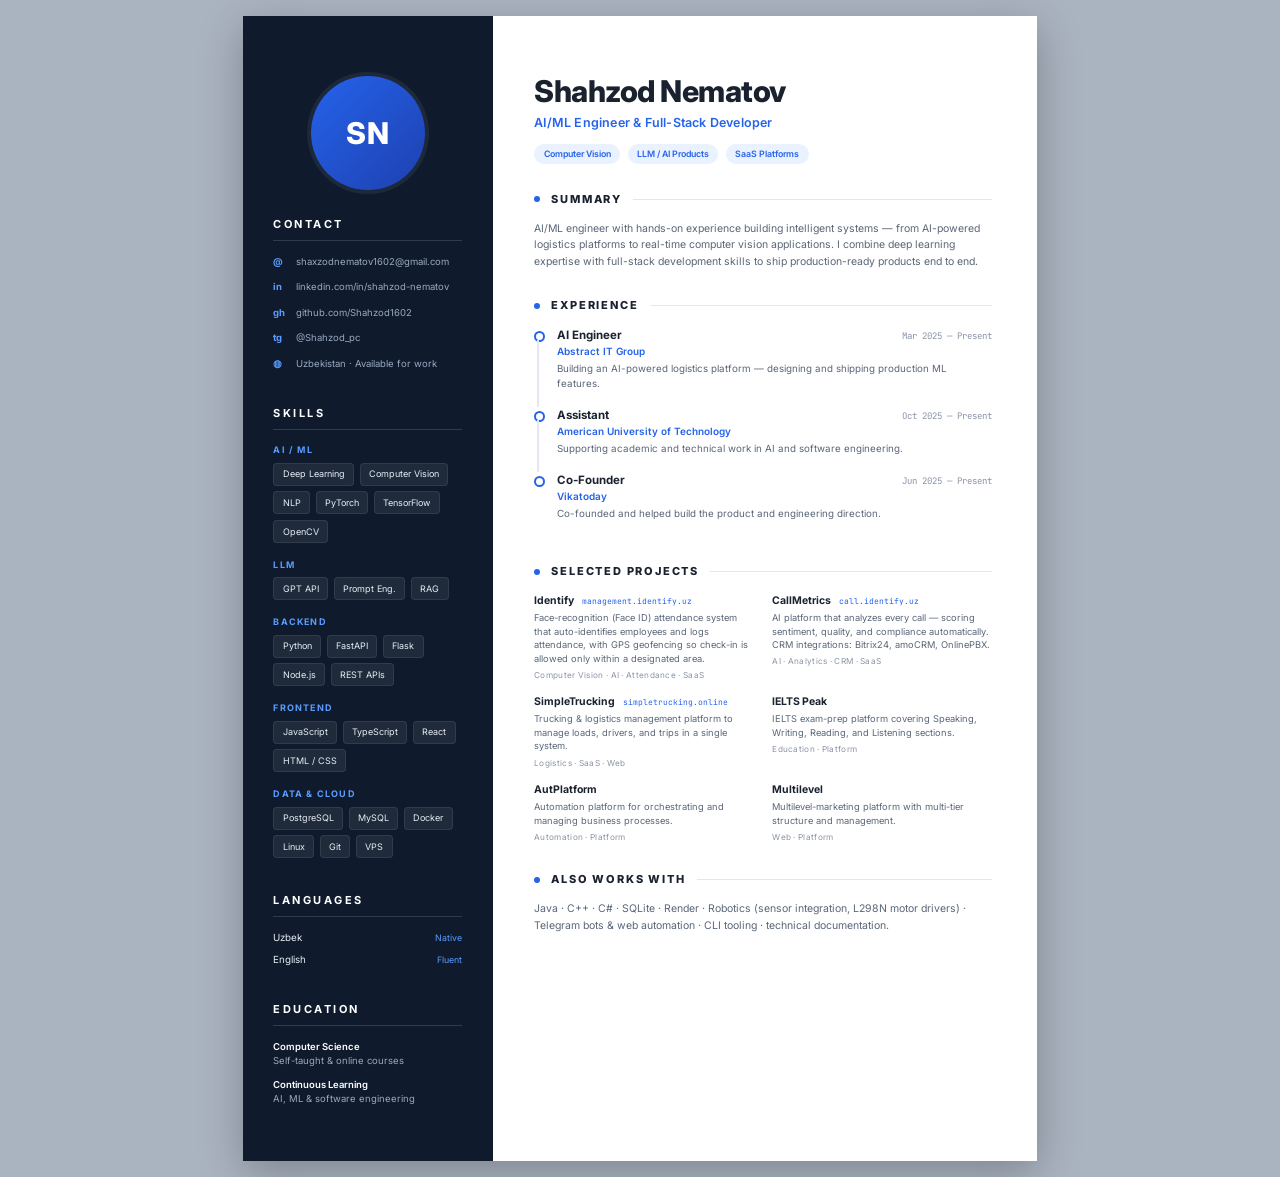
<file: resume.html>
<!DOCTYPE html>
<html lang="en">
<head>
<meta charset="UTF-8">
<meta name="viewport" content="width=device-width, initial-scale=1.0">
<title>Shahzod Nematov — Resume</title>
<meta name="description" content="Shahzod Nematov — AI/ML Engineer & Full-Stack Developer. Resume.">
<link rel="preconnect" href="https://fonts.googleapis.com">
<link rel="preconnect" href="https://fonts.gstatic.com" crossorigin>
<link href="https://fonts.googleapis.com/css2?family=Inter:wght@400;500;600;700;800&family=JetBrains+Mono:wght@500&display=swap" rel="stylesheet">
<style>
  :root {
    --ink: #1a2230;
    --muted: #5a6678;
    --faint: #8a94a6;
    --accent: #2563eb;
    --accent-soft: #eaf1ff;
    --line: #e3e8f0;
    --sidebar-bg: #0f1b2d;
    --sidebar-ink: #e7edf6;
    --sidebar-muted: #9aa9c0;
  }

  * { margin: 0; padding: 0; box-sizing: border-box; }

  html { -webkit-print-color-adjust: exact; print-color-adjust: exact; }

  body {
    font-family: 'Inter', -apple-system, BlinkMacSystemFont, 'Segoe UI', sans-serif;
    color: var(--ink);
    background: #aab3c0;
    font-size: 10.5px;
    line-height: 1.5;
    -webkit-font-smoothing: antialiased;
  }

  /* A4 sheet */
  .sheet {
    width: 210mm;
    min-height: 297mm;
    margin: 16px auto;
    background: #fff;
    display: grid;
    grid-template-columns: 66mm 1fr;
    box-shadow: 0 12px 40px rgba(0,0,0,.25);
    overflow: hidden;
  }

  /* ---------- Sidebar ---------- */
  .side {
    background: var(--sidebar-bg);
    color: var(--sidebar-ink);
    padding: 16mm 8mm 12mm;
  }

  .avatar {
    width: 30mm; height: 30mm;
    border-radius: 50%;
    margin: 0 auto 7mm;
    background: linear-gradient(135deg, #2563eb, #1e40af);
    display: flex; align-items: center; justify-content: center;
    font-size: 30px; font-weight: 800; letter-spacing: 1px;
    color: #fff;
    box-shadow: 0 0 0 4px rgba(255,255,255,.06);
  }

  .side h2 {
    font-size: 11px;
    letter-spacing: 2.5px;
    text-transform: uppercase;
    color: #fff;
    margin: 9mm 0 3.5mm;
    padding-bottom: 2mm;
    border-bottom: 1px solid rgba(255,255,255,.14);
    font-weight: 700;
  }
  .side h2:first-of-type { margin-top: 0; }

  .contact-row {
    display: flex;
    gap: 2.5mm;
    align-items: flex-start;
    margin-bottom: 3mm;
    font-size: 9.5px;
    color: var(--sidebar-muted);
    word-break: break-word;
  }
  .contact-row .ic {
    flex: 0 0 auto;
    color: #5b9cff;
    font-weight: 700;
    width: 13px;
  }
  .contact-row a { color: var(--sidebar-muted); text-decoration: none; }

  .skill-group { margin-bottom: 4mm; }
  .skill-group .label {
    font-size: 9px;
    text-transform: uppercase;
    letter-spacing: 1.2px;
    color: #5b9cff;
    font-weight: 700;
    margin-bottom: 1.5mm;
  }
  .chips { display: flex; flex-wrap: wrap; gap: 1.5mm; }
  .chip {
    font-size: 9px;
    padding: 1mm 2.2mm;
    border-radius: 4px;
    background: rgba(255,255,255,.07);
    border: 1px solid rgba(255,255,255,.08);
    color: var(--sidebar-ink);
    white-space: nowrap;
  }

  .lang-row {
    display: flex; justify-content: space-between; align-items: baseline;
    margin-bottom: 2mm;
    font-size: 9.8px;
  }
  .lang-row .lvl { color: #5b9cff; font-size: 8.8px; }

  .edu-item { margin-bottom: 2.5mm; font-size: 9.5px; }
  .edu-item .t { color: #fff; font-weight: 600; }
  .edu-item .s { color: var(--sidebar-muted); }

  /* ---------- Main ---------- */
  .main { padding: 16mm 12mm 12mm 11mm; }

  .name {
    font-size: 30px;
    font-weight: 800;
    letter-spacing: -.5px;
    line-height: 1.05;
    color: var(--ink);
  }
  .role {
    font-size: 12.5px;
    font-weight: 600;
    color: var(--accent);
    margin-top: 1.5mm;
    letter-spacing: .2px;
  }
  .badges { margin-top: 3mm; display: flex; gap: 2mm; flex-wrap: wrap; }
  .badge {
    font-size: 8.8px;
    font-weight: 600;
    padding: 1mm 2.5mm;
    border-radius: 20px;
    background: var(--accent-soft);
    color: var(--accent);
  }

  .sec { margin-top: 7mm; }
  .sec-title {
    display: flex; align-items: center; gap: 3mm;
    font-size: 11px;
    font-weight: 800;
    letter-spacing: 1.8px;
    text-transform: uppercase;
    color: var(--ink);
    margin-bottom: 3.5mm;
  }
  .sec-title::after {
    content: ""; flex: 1; height: 1px; background: var(--line);
  }
  .sec-title .dot {
    width: 6px; height: 6px; border-radius: 50%;
    background: var(--accent); flex: 0 0 auto;
  }

  .summary { color: var(--muted); font-size: 10.5px; line-height: 1.6; }

  /* Experience */
  .exp { position: relative; padding-left: 6mm; padding-bottom: 4mm; }
  .exp::before {
    content: ""; position: absolute; left: 0; top: 4px;
    width: 7px; height: 7px; border-radius: 50%;
    background: #fff; border: 2px solid var(--accent);
  }
  .exp:not(:last-child)::after {
    content: ""; position: absolute; left: 3px; top: 13px; bottom: 0;
    width: 1.5px; background: var(--line);
  }
  .exp-head {
    display: flex; justify-content: space-between; align-items: baseline;
    gap: 4mm;
  }
  .exp-role { font-size: 11.5px; font-weight: 700; color: var(--ink); }
  .exp-date {
    font-family: 'JetBrains Mono', monospace;
    font-size: 9px; color: var(--faint); white-space: nowrap;
  }
  .exp-org { font-size: 10px; font-weight: 600; color: var(--accent); }
  .exp-desc { font-size: 9.8px; color: var(--muted); margin-top: .8mm; }

  /* Projects */
  .proj-grid {
    display: grid; grid-template-columns: 1fr 1fr; gap: 3mm 5mm;
  }
  .proj { padding-bottom: .5mm; }
  .proj-head {
    display: flex; align-items: baseline; gap: 2mm; flex-wrap: wrap;
  }
  .proj-name { font-size: 10.5px; font-weight: 700; color: var(--ink); }
  .proj-link {
    font-family: 'JetBrains Mono', monospace;
    font-size: 8px; color: var(--accent); text-decoration: none;
  }
  .proj-desc { font-size: 9.3px; color: var(--muted); margin-top: .6mm; line-height: 1.45; }
  .proj-tags { font-size: 8.2px; color: var(--faint); margin-top: 1mm; letter-spacing: .3px; }

  /* ---------- Print ---------- */
  @page { size: A4; margin: 0; }
  @media print {
    body { background: #fff; }
    .sheet { margin: 0; box-shadow: none; width: 210mm; min-height: 0; height: 296mm; }
  }
</style>
</head>
<body>
  <div class="sheet">
    <!-- Sidebar -->
    <aside class="side">
      <div class="avatar">SN</div>

      <h2>Contact</h2>
      <div class="contact-row"><span class="ic">@</span><a href="mailto:shaxzodnematov1602@gmail.com">shaxzodnematov1602@gmail.com</a></div>
      <div class="contact-row"><span class="ic">in</span><a href="https://www.linkedin.com/in/shahzod-nematov">linkedin.com/in/shahzod-nematov</a></div>
      <div class="contact-row"><span class="ic">gh</span><a href="https://github.com/Shahzod1602">github.com/Shahzod1602</a></div>
      <div class="contact-row"><span class="ic">tg</span><a href="https://t.me/Shahzod_pc">@Shahzod_pc</a></div>
      <div class="contact-row"><span class="ic">◍</span><span>Uzbekistan · Available for work</span></div>

      <h2>Skills</h2>
      <div class="skill-group">
        <div class="label">AI / ML</div>
        <div class="chips">
          <span class="chip">Deep Learning</span>
          <span class="chip">Computer Vision</span>
          <span class="chip">NLP</span>
          <span class="chip">PyTorch</span>
          <span class="chip">TensorFlow</span>
          <span class="chip">OpenCV</span>
        </div>
      </div>
      <div class="skill-group">
        <div class="label">LLM</div>
        <div class="chips">
          <span class="chip">GPT API</span>
          <span class="chip">Prompt Eng.</span>
          <span class="chip">RAG</span>
        </div>
      </div>
      <div class="skill-group">
        <div class="label">Backend</div>
        <div class="chips">
          <span class="chip">Python</span>
          <span class="chip">FastAPI</span>
          <span class="chip">Flask</span>
          <span class="chip">Node.js</span>
          <span class="chip">REST APIs</span>
        </div>
      </div>
      <div class="skill-group">
        <div class="label">Frontend</div>
        <div class="chips">
          <span class="chip">JavaScript</span>
          <span class="chip">TypeScript</span>
          <span class="chip">React</span>
          <span class="chip">HTML / CSS</span>
        </div>
      </div>
      <div class="skill-group">
        <div class="label">Data &amp; Cloud</div>
        <div class="chips">
          <span class="chip">PostgreSQL</span>
          <span class="chip">MySQL</span>
          <span class="chip">Docker</span>
          <span class="chip">Linux</span>
          <span class="chip">Git</span>
          <span class="chip">VPS</span>
        </div>
      </div>

      <h2>Languages</h2>
      <div class="lang-row"><span>Uzbek</span><span class="lvl">Native</span></div>
      <div class="lang-row"><span>English</span><span class="lvl">Fluent</span></div>

      <h2>Education</h2>
      <div class="edu-item">
        <div class="t">Computer Science</div>
        <div class="s">Self-taught &amp; online courses</div>
      </div>
      <div class="edu-item">
        <div class="t">Continuous Learning</div>
        <div class="s">AI, ML &amp; software engineering</div>
      </div>
    </aside>

    <!-- Main -->
    <main class="main">
      <div class="name">Shahzod Nematov</div>
      <div class="role">AI/ML Engineer &amp; Full-Stack Developer</div>
      <div class="badges">
        <span class="badge">Computer Vision</span>
        <span class="badge">LLM / AI Products</span>
        <span class="badge">SaaS Platforms</span>
      </div>

      <section class="sec">
        <div class="sec-title"><span class="dot"></span>Summary</div>
        <p class="summary">AI/ML engineer with hands-on experience building intelligent systems — from AI-powered logistics platforms to real-time computer vision applications. I combine deep learning expertise with full-stack development skills to ship production-ready products end to end.</p>
      </section>

      <section class="sec">
        <div class="sec-title"><span class="dot"></span>Experience</div>

        <div class="exp">
          <div class="exp-head">
            <span class="exp-role">AI Engineer</span>
            <span class="exp-date">Mar 2025 — Present</span>
          </div>
          <div class="exp-org">Abstract IT Group</div>
          <div class="exp-desc">Building an AI-powered logistics platform — designing and shipping production ML features.</div>
        </div>

        <div class="exp">
          <div class="exp-head">
            <span class="exp-role">Assistant</span>
            <span class="exp-date">Oct 2025 — Present</span>
          </div>
          <div class="exp-org">American University of Technology</div>
          <div class="exp-desc">Supporting academic and technical work in AI and software engineering.</div>
        </div>

        <div class="exp">
          <div class="exp-head">
            <span class="exp-role">Co-Founder</span>
            <span class="exp-date">Jun 2025 — Present</span>
          </div>
          <div class="exp-org">Vikatoday</div>
          <div class="exp-desc">Co-founded and helped build the product and engineering direction.</div>
        </div>
      </section>

      <section class="sec">
        <div class="sec-title"><span class="dot"></span>Selected Projects</div>
        <div class="proj-grid">
          <div class="proj">
            <div class="proj-head"><span class="proj-name">Identify</span><a class="proj-link" href="https://management.identify.uz">management.identify.uz</a></div>
            <div class="proj-desc">Face-recognition (Face ID) attendance system that auto-identifies employees and logs attendance, with GPS geofencing so check-in is allowed only within a designated area.</div>
            <div class="proj-tags">Computer Vision · AI · Attendance · SaaS</div>
          </div>

          <div class="proj">
            <div class="proj-head"><span class="proj-name">CallMetrics</span><a class="proj-link" href="https://call.identify.uz">call.identify.uz</a></div>
            <div class="proj-desc">AI platform that analyzes every call — scoring sentiment, quality, and compliance automatically. CRM integrations: Bitrix24, amoCRM, OnlinePBX.</div>
            <div class="proj-tags">AI · Analytics · CRM · SaaS</div>
          </div>

          <div class="proj">
            <div class="proj-head"><span class="proj-name">SimpleTrucking</span><a class="proj-link" href="https://simpletrucking.online">simpletrucking.online</a></div>
            <div class="proj-desc">Trucking &amp; logistics management platform to manage loads, drivers, and trips in a single system.</div>
            <div class="proj-tags">Logistics · SaaS · Web</div>
          </div>

          <div class="proj">
            <div class="proj-head"><span class="proj-name">IELTS Peak</span></div>
            <div class="proj-desc">IELTS exam-prep platform covering Speaking, Writing, Reading, and Listening sections.</div>
            <div class="proj-tags">Education · Platform</div>
          </div>

          <div class="proj">
            <div class="proj-head"><span class="proj-name">AutPlatform</span></div>
            <div class="proj-desc">Automation platform for orchestrating and managing business processes.</div>
            <div class="proj-tags">Automation · Platform</div>
          </div>

          <div class="proj">
            <div class="proj-head"><span class="proj-name">Multilevel</span></div>
            <div class="proj-desc">Multilevel-marketing platform with multi-tier structure and management.</div>
            <div class="proj-tags">Web · Platform</div>
          </div>
        </div>
      </section>

      <section class="sec">
        <div class="sec-title"><span class="dot"></span>Also Works With</div>
        <p class="summary">Java · C++ · C# · SQLite · Render · Robotics (sensor integration, L298N motor drivers) · Telegram bots &amp; web automation · CLI tooling · technical documentation.</p>
      </section>
    </main>
  </div>
</body>
</html>
</file>
<file: style.css>
/* ===== Reset ===== */
*,*::before,*::after{margin:0;padding:0;box-sizing:border-box}
html,body{height:100%;overflow:hidden}
body{font-family:'Segoe UI Variable','Segoe UI',Tahoma,sans-serif;font-size:13px;user-select:none;background:#000}

/* ===== Boot Screen ===== */
.boot-screen{position:fixed;inset:0;z-index:9999;background:#000;display:flex;flex-direction:column;align-items:center;justify-content:center;transition:opacity .8s}
.boot-screen.hidden{opacity:0;pointer-events:none}
.win-logo-boot{display:grid;grid-template-columns:1fr 1fr;gap:4px}
.wl-quad{width:28px;height:28px;border-radius:3px;animation:orbPulse 2s ease-in-out infinite}
.wl-red{background:#f25022;animation-delay:0s}
.wl-green{background:#7fba00;animation-delay:.15s}
.wl-blue{background:#00a4ef;animation-delay:.3s}
.wl-yellow{background:#ffb900;animation-delay:.45s}
@keyframes orbPulse{0%,100%{transform:scale(1);opacity:1}50%{transform:scale(1.15);opacity:.7}}
.boot-dots{margin-top:40px;display:flex;gap:8px}
.boot-dots span{width:8px;height:8px;border-radius:50%;background:#fff;animation:dotBounce 1.4s ease-in-out infinite}
.boot-dots span:nth-child(1){animation-delay:0s}
.boot-dots span:nth-child(2){animation-delay:.15s}
.boot-dots span:nth-child(3){animation-delay:.3s}
.boot-dots span:nth-child(4){animation-delay:.45s}
.boot-dots span:nth-child(5){animation-delay:.6s}
@keyframes dotBounce{0%,80%,100%{opacity:.2;transform:scale(.8)}40%{opacity:1;transform:scale(1.2)}}

/* ===== Desktop — Win7 default "harmony" wallpaper ===== */
.desktop{
    position:fixed;inset:0;bottom:48px;
    background:
        radial-gradient(ellipse 60% 45% at 50% 102%, rgba(180,225,255,0.55) 0%, rgba(90,170,255,0.18) 35%, transparent 62%),
        radial-gradient(ellipse 120% 70% at 78% 8%, rgba(40,120,210,0.45) 0%, transparent 55%),
        linear-gradient(178deg, #021024 0%, #062a5a 22%, #0a4690 44%, #0e63c4 64%, #1d7fe0 82%, #2f93ec 100%);
    opacity:0;transition:opacity .6s;overflow:hidden;
}
/* Glowing Windows flag emblem (Win7 desktop signature) */
.desktop::before{
    content:'';position:absolute;left:50%;top:40%;transform:translate(-50%,-50%);
    width:300px;height:300px;pointer-events:none;
    background:url("data:image/svg+xml,%3Csvg xmlns='http://www.w3.org/2000/svg' viewBox='0 0 120 122'%3E%3Cg transform='skewY(-7)'%3E%3Crect x='6' y='12' width='50' height='50' rx='9' fill='%23f25022'/%3E%3Crect x='64' y='8' width='50' height='50' rx='9' fill='%237fba00'/%3E%3Crect x='6' y='68' width='50' height='50' rx='9' fill='%2300a4ef'/%3E%3Crect x='64' y='64' width='50' height='50' rx='9' fill='%23ffb900'/%3E%3C/g%3E%3C/svg%3E") center/contain no-repeat;
    opacity:.42;
    filter:drop-shadow(0 0 34px rgba(150,210,255,.85)) drop-shadow(0 0 10px rgba(255,255,255,.5));
}
/* Light sweep arc + aurora streams at bottom — like Win7 */
.desktop::after{
    content:'';position:absolute;inset:0;pointer-events:none;
    background:
        radial-gradient(ellipse 80% 50% at 50% 108%, rgba(255,255,255,0.14) 0%, transparent 65%),
        linear-gradient(108deg, transparent 30%, rgba(150,210,255,0.06) 45%, transparent 52%),
        linear-gradient(72deg, transparent 48%, rgba(120,190,255,0.05) 62%, transparent 70%);
}
.desktop.visible{opacity:1}

/* ===== Desktop Icons ===== */
.desktop-icons{display:flex;flex-direction:column;flex-wrap:wrap;gap:6px;padding:16px;align-content:flex-start;height:calc(100vh - 48px)}
.desktop-icon{width:76px;display:flex;flex-direction:column;align-items:center;gap:4px;padding:6px 4px;border-radius:4px;cursor:pointer;transition:background .15s}
.desktop-icon:hover{background:rgba(255,255,255,0.15)}
.desktop-icon span{color:#fff;font-size:11px;text-align:center;text-shadow:1px 1px 4px rgba(0,0,0,0.9),0 0 8px rgba(0,0,0,0.5);line-height:1.3;word-break:break-word}
.di-icon{width:40px;height:40px;display:flex;align-items:center;justify-content:center}

/* ===== Windows — Aero glass ===== */
.window{
    position:absolute;display:none;background:#f0f0f0;
    border-radius:8px 8px 6px 6px;
    /* translucent Aero glass frame */
    border:1px solid rgba(120,170,225,0.55);
    box-shadow:
        0 0 0 1px rgba(255,255,255,0.45) inset,
        0 18px 50px rgba(0,0,0,0.55),
        0 0 22px rgba(70,140,220,0.28);
    flex-direction:column;min-width:300px;min-height:200px;overflow:hidden;z-index:10;
}
.window.open{display:flex;animation:winOpen .2s ease-out}
.window.maximized{top:0!important;left:0!important;width:100%!important;height:calc(100vh - 48px)!important;border-radius:0;border:none}
@keyframes winOpen{from{transform:scale(.92);opacity:0}to{transform:scale(1);opacity:1}}

/* Titlebar — Aero glass */
.window-titlebar{
    display:flex;align-items:center;justify-content:space-between;
    padding:0 4px 0 9px;min-height:30px;cursor:move;
    background:
        linear-gradient(180deg, rgba(255,255,255,0.85) 0%, rgba(228,240,252,0.72) 45%, rgba(198,222,248,0.66) 55%, rgba(214,232,250,0.72) 100%);
    border-bottom:1px solid rgba(140,180,225,0.55);
    border-radius:7px 7px 0 0;
    box-shadow:inset 0 1px 0 rgba(255,255,255,0.9), inset 0 -8px 12px -8px rgba(120,170,225,0.5);
}
.window.focused .window-titlebar{background:linear-gradient(180deg, rgba(255,255,255,0.92) 0%, rgba(214,234,253,0.82) 45%, rgba(178,210,246,0.78) 55%, rgba(200,226,250,0.82) 100%)}
.window:not(.focused) .window-titlebar{background:linear-gradient(180deg, rgba(248,250,253,0.85), rgba(228,234,242,0.78));box-shadow:inset 0 1px 0 rgba(255,255,255,0.8)}
.titlebar-dark{background:linear-gradient(180deg,rgba(70,70,74,0.96),rgba(40,40,44,0.95))!important;border-bottom-color:rgba(0,0,0,0.5)!important;box-shadow:inset 0 1px 0 rgba(255,255,255,0.12)!important}
.window.focused .titlebar-dark{background:linear-gradient(180deg,rgba(78,78,84,0.97),rgba(44,44,48,0.96))!important}

.window-title{display:flex;align-items:center;gap:6px;font-size:12px;color:#0a2a55;font-weight:500;text-shadow:0 1px 1px rgba(255,255,255,0.7);white-space:nowrap;overflow:hidden;text-overflow:ellipsis}
.titlebar-dark .window-title{color:#e8e8e8;text-shadow:0 1px 2px rgba(0,0,0,0.6)}
.wt-icon{font-size:14px}

/* Win7 Aero caption buttons — pinned to top edge */
.window-controls{display:flex;gap:0;flex-shrink:0;align-self:flex-start;margin-top:-1px}
.win-btn{
    width:29px;height:21px;border:1px solid rgba(255,255,255,0.55);border-top:none;cursor:pointer;
    display:flex;align-items:center;justify-content:center;
    background:linear-gradient(180deg, rgba(232,243,253,0.65) 0%, rgba(200,222,246,0.5) 50%, rgba(178,206,238,0.45) 100%);
    box-shadow:inset 0 0 6px rgba(255,255,255,0.55);transition:background .12s,box-shadow .12s;
}
.win-minimize{border-radius:0 0 0 4px;border-left:none}
.win-maximize{border-right:none}
.win-minimize:hover,.win-maximize:hover{background:linear-gradient(180deg, rgba(210,236,255,0.95), rgba(150,200,245,0.85));box-shadow:inset 0 0 8px rgba(120,200,255,0.8)}
.win-close{
    width:46px;border-radius:0 6px 0 4px;border-right:none;
    background:linear-gradient(180deg, rgba(243,150,140,0.85) 0%, rgba(225,80,62,0.85) 50%, rgba(205,45,30,0.85) 100%);
    box-shadow:inset 0 1px 2px rgba(255,255,255,0.45);
}
.win-close svg line{stroke:#fff}
.win-close:hover{background:linear-gradient(180deg, #ff8d7c 0%, #ef4a36 50%, #d62614 100%);box-shadow:inset 0 1px 3px rgba(255,255,255,0.6),0 0 8px rgba(232,30,20,0.5)}
.win-minimize svg line,.win-maximize svg line,.win-maximize svg rect{stroke:#143a66}

/* Toolbar */
.window-toolbar{display:flex;align-items:center;gap:6px;padding:4px 8px;background:#f8f9fb;border-bottom:1px solid #ddd;min-height:30px}
.toolbar-btns{display:flex;gap:2px}
.tb-btn{width:24px;height:24px;border:1px solid #ccc;border-radius:3px;background:#fff;cursor:pointer;font-size:12px;color:#555;display:flex;align-items:center;justify-content:center}
.tb-btn:hover{background:#e8eef7}
.toolbar-path{flex:1;background:#fff;border:1px solid #ccc;border-radius:3px;padding:3px 10px;font-size:12px;color:#444;display:flex;align-items:center;gap:4px}
.tp-icon{font-size:13px}

/* Menu bar */
.window-menubar{display:flex;background:#f5f5f5;border-bottom:1px solid #ddd;padding:1px 4px}
.window-menubar span{padding:3px 10px;font-size:12px;color:#333;cursor:pointer;border-radius:2px}
.window-menubar span:hover{background:#e0e8f5}

/* Body */
.window-body{flex:1;overflow:auto;background:#fff}

/* ===== About ===== */
.about-card{display:flex;gap:24px;padding:28px;align-items:flex-start}
.about-avatar{width:80px;height:80px;border-radius:50%;background:linear-gradient(135deg,#4a90d9,#1565c0);color:#fff;font-size:28px;font-weight:700;display:flex;align-items:center;justify-content:center;flex-shrink:0;box-shadow:0 4px 16px rgba(0,0,0,0.2)}
.about-info h2{font-size:20px;color:#1a1a2e;margin-bottom:2px}
.about-role{color:#1976d2;font-weight:600;margin-bottom:14px;font-size:13px}
.about-desc{color:#555;line-height:1.65;margin-bottom:8px;font-size:12.5px}
.about-meta{margin-top:16px;display:flex;flex-direction:column;gap:6px}
.meta-item{font-size:12px;color:#555}
.meta-label{font-weight:600;color:#333;margin-right:4px}
.status-available{color:#2e7d32;font-weight:600}

/* ===== Experience Timeline ===== */
.experience-timeline{margin-top:16px;border-top:1px solid #e8e8e8;padding-top:12px}
.exp-heading{font-size:13px;color:#1a1a2e;margin-bottom:10px;font-weight:600}
.exp-item{display:flex;gap:10px;position:relative;padding-bottom:12px;padding-left:4px}
.exp-item:not(:last-child)::before{content:'';position:absolute;left:8px;top:16px;bottom:0;width:2px;background:#d0dae8}
.exp-dot{width:12px;height:12px;border-radius:50%;background:#1976d2;flex-shrink:0;margin-top:3px;position:relative;z-index:1;border:2px solid #fff;box-shadow:0 0 0 1px #1976d2}
.exp-content{flex:1;min-width:0}
.exp-title{font-size:12px;font-weight:600;color:#1a1a2e}
.exp-company{font-size:11.5px;color:#1976d2;font-weight:500}
.exp-date{font-size:11px;color:#888;margin-top:1px}
.exp-desc{font-size:11px;color:#666;margin-top:2px}

/* ===== Explorer ===== */
.window-body:has(.explorer-sidebar){display:flex}
.explorer-sidebar{width:160px;background:#eaf1fb;border-right:1px solid #d0dae8;padding:8px 0;flex-shrink:0;overflow-y:auto}
.sidebar-section{margin-bottom:4px}
.sidebar-item{padding:4px 10px;font-size:12px;color:#333;cursor:pointer;display:flex;align-items:center;gap:4px}
.sidebar-item:hover{background:#d8e4f5}
.sidebar-item.active{color:#0055cc;font-weight:600}
.sidebar-item.sub{padding-left:28px}
.si-arrow{font-size:8px;color:#888}
.explorer-content{flex:1;padding:16px;position:relative;overflow:auto}
.file-grid{display:flex;flex-wrap:wrap;gap:12px}
.file-item{width:80px;display:flex;flex-direction:column;align-items:center;gap:4px;padding:8px 4px;cursor:pointer;border-radius:4px}
.file-item:hover{background:#e0eaf7}
.file-item span{font-size:11px;text-align:center;color:#222;word-break:break-word}

/* Project Detail */
.project-detail{display:none;position:absolute;inset:0;background:#fff;padding:16px;flex-direction:column;overflow-y:auto}
.project-detail.show{display:flex}
.detail-back{background:#eaf1fb;border:1px solid #c0c8d5;border-radius:4px;padding:4px 14px;font-size:12px;cursor:pointer;align-self:flex-start;margin-bottom:12px;color:#333}
.detail-back:hover{background:#d8e4f5}
.detail-content h3{font-size:16px;color:#1a1a2e;margin-bottom:8px}
.detail-content p{font-size:12px;color:#555;line-height:1.6;margin-bottom:8px}
.detail-tags{display:flex;gap:6px;flex-wrap:wrap;margin:8px 0}
.detail-tags span{font-size:11px;padding:2px 10px;background:#e0eaf7;color:#1565c0;border-radius:12px;font-weight:500}
.detail-links{display:flex;gap:12px;margin-top:12px}
.detail-links a{font-size:12px;color:#1565c0;text-decoration:none;font-weight:600}
.detail-links a:hover{text-decoration:underline}
.project-images{display:grid;grid-template-columns:repeat(auto-fill,minmax(180px,1fr));gap:8px;margin:12px 0}
.project-images img{width:100%;border-radius:6px;border:1px solid #d0d0d0;cursor:pointer;transition:transform .2s}
.project-images img:hover{transform:scale(1.03);box-shadow:0 2px 8px rgba(0,0,0,.15)}

/* ===== Terminal ===== */
.terminal-body{background:#0c0c0c!important}
.terminal{padding:12px;font-family:'Consolas','Courier New',monospace;font-size:13px;color:#ccc;line-height:1.5}
.tl{white-space:pre}
.tc{color:#0f0;font-weight:bold}
.ts{display:flex;gap:8px;margin:1px 0}
.tb{color:#0f0;min-width:120px;display:inline-block}
.tp{color:#0a0;font-size:12px}
.cursor{animation:blink 1s step-end infinite;color:#0f0}
@keyframes blink{50%{opacity:0}}

/* ===== Contact ===== */
.contact-list{display:flex;flex-direction:column}
.contact-item{display:flex;align-items:center;gap:14px;padding:14px 20px;border-bottom:1px solid #f0f0f0;text-decoration:none;color:inherit;transition:background .15s}
.contact-item:hover{background:#eaf3ff}
.ci-icon{width:42px;height:42px;border-radius:10px;display:flex;align-items:center;justify-content:center;font-weight:700;font-size:16px;color:#fff;flex-shrink:0}
.ci-linkedin{background:#0077b5}
.ci-github{background:#24292e}
.ci-telegram{background:#0088cc}
.ci-email{background:#ea4335;font-size:20px}
.ci-info{flex:1}
.ci-name{font-size:13px;font-weight:600;color:#222}
.ci-val{font-size:12px;color:#666;margin-top:1px}
.ci-arrow{color:#bbb;font-size:18px}

/* ===== Notepad ===== */
.notepad-body{background:#fff!important}
.notepad-text{font-family:'Consolas','Courier New',monospace;font-size:13px;color:#222;padding:12px 16px;line-height:1.5;white-space:pre;margin:0}

/* ===== Taskbar — Aero glass ===== */
.taskbar{
    position:fixed;bottom:0;left:0;right:0;height:48px;
    background:
        linear-gradient(180deg, rgba(120,165,225,0.42) 0%, rgba(40,75,140,0.62) 7%, rgba(16,40,92,0.78) 46%, rgba(10,26,64,0.86) 54%, rgba(8,20,52,0.92) 100%);
    backdrop-filter:blur(22px) saturate(150%);
    -webkit-backdrop-filter:blur(22px) saturate(150%);
    display:flex;align-items:center;padding:0 6px;z-index:50;
    border-top:1px solid rgba(180,215,255,0.55);
    box-shadow:inset 0 1px 0 rgba(255,255,255,0.3), inset 0 9px 14px -9px rgba(190,225,255,0.45), 0 -1px 6px rgba(0,0,0,0.35);
    opacity:0;transition:opacity .5s;overflow:visible;
}
.taskbar.visible{opacity:1}

/* Start orb — round glossy Win7 pearl */
.start-btn{
    width:48px;height:48px;border:none;cursor:pointer;flex-shrink:0;
    background:transparent;display:flex;align-items:center;justify-content:center;
    transition:filter .15s;padding:0;position:relative;
}
.start-btn::before{
    content:'';position:absolute;left:50%;top:50%;transform:translate(-50%,-52%);
    width:46px;height:46px;border-radius:50%;
    background:radial-gradient(circle at 50% 32%, #8fd6ff 0%, #3a9ce8 32%, #1466c4 56%, #0a3f8e 78%, #06285e 100%);
    box-shadow:
        inset 0 1px 2px rgba(255,255,255,0.7),
        inset 0 -4px 8px rgba(0,0,0,0.45),
        0 0 0 1px rgba(0,0,0,0.35),
        0 1px 4px rgba(0,0,0,0.4),
        0 0 12px rgba(70,170,255,0.45);
}
/* glossy highlight on top of orb */
.start-btn::after{
    content:'';position:absolute;left:50%;top:6px;transform:translateX(-50%);
    width:30px;height:16px;border-radius:50%;
    background:linear-gradient(180deg, rgba(255,255,255,0.7), rgba(255,255,255,0));
    pointer-events:none;
}
.start-btn:hover{filter:brightness(1.18) saturate(1.1)}
.start-btn:active{filter:brightness(0.95)}
/* White waving Windows flag inside the orb */
.start-win-logo{display:grid;grid-template-columns:1fr 1fr;gap:2px;position:relative;z-index:1;transform:skewY(-9deg) rotate(0deg)}
.sw-q{width:8px;height:8px;border-radius:1.5px;background:rgba(255,255,255,0.96)!important;box-shadow:0 0 2px rgba(0,0,0,0.35)}

/* Taskbar items — glassy raised buttons */
.taskbar-items{flex:1;display:flex;gap:3px;padding:0 8px;overflow:hidden;align-items:center}
.taskbar-item{
    display:flex;align-items:center;gap:6px;
    padding:4px 12px;height:38px;border-radius:4px;
    background:linear-gradient(180deg, rgba(255,255,255,0.22) 0%, rgba(255,255,255,0.06) 50%, rgba(255,255,255,0.02) 100%);
    border:1px solid rgba(255,255,255,0.28);
    box-shadow:inset 0 1px 0 rgba(255,255,255,0.35);
    color:#fff;font-size:11px;cursor:pointer;text-shadow:0 1px 2px rgba(0,0,0,0.5);
    max-width:170px;overflow:hidden;text-overflow:ellipsis;white-space:nowrap;
    transition:background .15s,box-shadow .15s;
}
.taskbar-item:hover{background:linear-gradient(180deg, rgba(190,225,255,0.42), rgba(120,180,240,0.18));box-shadow:inset 0 1px 0 rgba(255,255,255,0.5),inset 0 0 12px rgba(150,210,255,0.4)}
.taskbar-item.active{background:linear-gradient(180deg, rgba(210,235,255,0.5), rgba(140,195,245,0.22));border-color:rgba(190,225,255,0.6);box-shadow:inset 0 1px 0 rgba(255,255,255,0.6),inset 0 0 14px rgba(160,215,255,0.5)}
.taskbar-item-icon{width:16px;height:16px;border-radius:2px;flex-shrink:0}

/* System tray */
.system-tray{display:flex;align-items:center;gap:10px;padding:0 12px;height:100%;border-left:1px solid rgba(255,255,255,0.1)}
.tray-icons{display:flex;gap:6px;opacity:0.7}
.tray-datetime{display:flex;flex-direction:column;align-items:flex-end;line-height:1.2}
.tray-clock{color:#fff;font-size:12px}
.tray-date{color:rgba(255,255,255,0.7);font-size:11px}

/* ===== Start Menu — Classic Win7 ===== */
.start-menu{
    position:fixed;bottom:48px;left:0;
    width:420px;
    border:1px solid rgba(100,140,200,0.6);
    border-radius:8px 8px 0 0;
    box-shadow:0 -4px 40px rgba(0,0,0,0.5);
    z-index:100;display:none;flex-direction:column;overflow:hidden;
    background:rgba(230,238,250,0.97);
    backdrop-filter:blur(12px);
}
.start-menu.open{display:flex;animation:menuSlide .2s ease-out}
@keyframes menuSlide{from{transform:translateY(8px);opacity:0}to{transform:translateY(0);opacity:1}}

/* Banner — user area */
.sm-banner{
    display:flex;align-items:center;gap:12px;
    padding:12px 14px;
    background:linear-gradient(180deg,#3b7dd8 0%,#245aa5 100%);
    border-bottom:1px solid #1e4a8e;
}
.sm-avatar{width:44px;height:44px;border-radius:6px;background:linear-gradient(135deg,#4fc3f7,#0288d1);color:#fff;font-size:18px;font-weight:700;display:flex;align-items:center;justify-content:center;border:2px solid rgba(255,255,255,0.5);box-shadow:0 2px 8px rgba(0,0,0,0.25)}
.sm-username{color:#fff;font-size:14px;font-weight:600;text-shadow:0 1px 3px rgba(0,0,0,0.4)}

/* Body */
.sm-body{display:flex;min-height:320px}

/* Left: program list */
.sm-left{flex:1;background:#fff;padding:6px 0;overflow-y:auto;border-right:1px solid #d0d8e4}
.sm-prog{display:flex;align-items:center;gap:10px;padding:5px 14px;font-size:12px;color:#222;cursor:pointer;transition:background .1s}
.sm-prog:hover{background:#3399ff;color:#fff}
.sm-prog:hover .sp-icon{filter:brightness(1.3)}
.sp-icon{width:24px;height:24px;border-radius:4px;display:inline-flex;align-items:center;justify-content:center;font-size:14px;flex-shrink:0}
.sp-blue{background:#42a5f5}
.sp-yellow{background:#fdd835}
.sp-dark{background:#37474f;color:#fff}
.sp-purple{background:#7e57c2}
.sp-white{background:#e8eef7;border:1px solid #ccd}
.sp-linkedin{background:#0077b5;color:#fff;font-weight:700;font-size:12px}
.sp-tg{background:#0088cc;color:#fff}
.sp-back{background:#ddd;color:#666;font-size:10px}
.sm-separator{height:1px;background:#e0e0e0;margin:4px 14px}
.sm-back{color:#888;font-size:11px}

/* Right: places */
.sm-right{width:170px;background:linear-gradient(180deg,#e4ecf7 0%,#d0dcea 100%);padding:8px 0}
.sm-place{padding:6px 16px;font-size:12px;color:#1a3a6a;cursor:pointer;transition:background .1s;font-weight:500}
.sm-place:hover{background:rgba(60,110,180,0.15)}
.sm-place-sep{height:1px;background:rgba(60,110,180,0.15);margin:4px 12px}

/* Footer: search + shutdown */
.sm-footer{
    display:flex;align-items:center;justify-content:space-between;gap:8px;
    padding:6px 10px;
    background:linear-gradient(180deg,#e4ecf7,#d0dcea);
    border-top:1px solid #b8c8dc;
}
.sm-search{flex:1;position:relative;display:flex;align-items:center}
.sm-search-input{
    width:100%;padding:5px 30px 5px 8px;
    border:1px solid #a8b8cc;border-radius:3px;
    background:#fff;font-size:12px;color:#555;
    font-family:inherit;outline:none;
}
.sm-search-input:focus{border-color:#4a90d9}
.sm-search-input::placeholder{color:#aaa}
.sm-search-icon{position:absolute;right:6px;pointer-events:none}

.sm-shutdown{display:flex}
.shutdown-btn{
    padding:5px 14px;border:1px solid #3a7abf;
    background:linear-gradient(180deg,#5ea4e0,#3b7dd8);
    color:#fff;font-size:12px;font-weight:500;cursor:pointer;
    border-radius:3px 0 0 3px;transition:background .1s;
}
.shutdown-btn:hover{background:linear-gradient(180deg,#4a90d9,#2a5da8)}
.shutdown-arrow{
    padding:5px 6px;border:1px solid #3a7abf;border-left:1px solid rgba(255,255,255,0.3);
    background:linear-gradient(180deg,#5ea4e0,#3b7dd8);
    color:#fff;font-size:10px;cursor:pointer;
    border-radius:0 3px 3px 0;transition:background .1s;
}
.shutdown-arrow:hover{background:linear-gradient(180deg,#4a90d9,#2a5da8)}

/* Shutdown overlay */
.shutdown-overlay{position:fixed;inset:0;z-index:10000;background:#000;display:flex;flex-direction:column;align-items:center;justify-content:center;color:#ccc;font-size:15px;animation:fadeIn .8s}
@keyframes fadeIn{from{opacity:0}to{opacity:1}}

/* ===== Music Player ===== */
.music-player{background:linear-gradient(180deg,#1a1a2e 0%,#0d0d1a 100%)!important;display:flex;flex-direction:column;align-items:center;padding:16px;gap:8px}
.music-visualizer{display:flex;align-items:flex-end;gap:3px;height:100px;padding:16px 0;flex-shrink:0}
.viz-bar{width:8px;background:linear-gradient(0deg,#4fc3f7,#0288d1);border-radius:2px 2px 0 0;height:10px;transition:height .15s ease}
.music-player.playing .viz-bar{animation:vizBounce .6s ease-in-out infinite alternate}
.viz-bar:nth-child(1){animation-delay:0s}
.viz-bar:nth-child(2){animation-delay:.08s}
.viz-bar:nth-child(3){animation-delay:.16s}
.viz-bar:nth-child(4){animation-delay:.24s}
.viz-bar:nth-child(5){animation-delay:.32s}
.viz-bar:nth-child(6){animation-delay:.4s}
.viz-bar:nth-child(7){animation-delay:.48s}
.viz-bar:nth-child(8){animation-delay:.56s}
.viz-bar:nth-child(9){animation-delay:.64s}
.viz-bar:nth-child(10){animation-delay:.72s}
.viz-bar:nth-child(11){animation-delay:.6s}
.viz-bar:nth-child(12){animation-delay:.52s}
.viz-bar:nth-child(13){animation-delay:.44s}
.viz-bar:nth-child(14){animation-delay:.36s}
.viz-bar:nth-child(15){animation-delay:.28s}
.viz-bar:nth-child(16){animation-delay:.2s}
.viz-bar:nth-child(17){animation-delay:.12s}
.viz-bar:nth-child(18){animation-delay:.04s}
.viz-bar:nth-child(19){animation-delay:.5s}
.viz-bar:nth-child(20){animation-delay:.3s}
@keyframes vizBounce{0%{height:10px}100%{height:80px}}
.music-track-name{color:#fff;font-size:14px;font-weight:600;text-align:center;white-space:nowrap;overflow:hidden;text-overflow:ellipsis;max-width:100%}
.music-time{display:flex;justify-content:space-between;width:100%;padding:0 4px;color:#888;font-size:11px}
.music-progress{width:100%;height:6px;background:#333;border-radius:3px;cursor:pointer;position:relative;flex-shrink:0}
.music-progress-fill{height:100%;background:linear-gradient(90deg,#0288d1,#4fc3f7);border-radius:3px;width:0%;transition:width .1s linear}
.music-controls{display:flex;align-items:center;gap:12px;padding:8px 0}
.mc-btn{width:40px;height:40px;border:none;border-radius:50%;background:rgba(255,255,255,0.08);color:#fff;font-size:16px;cursor:pointer;display:flex;align-items:center;justify-content:center;transition:background .15s}
.mc-btn:hover{background:rgba(255,255,255,0.18)}
.mc-play{width:50px;height:50px;font-size:20px;background:rgba(79,195,247,0.2)}
.mc-play:hover{background:rgba(79,195,247,0.35)}
.music-volume{display:flex;align-items:center;gap:6px;margin-left:8px}
.vol-icon{font-size:14px}
.vol-slider{width:80px;height:4px;-webkit-appearance:none;appearance:none;background:#444;border-radius:2px;outline:none;cursor:pointer}
.vol-slider::-webkit-slider-thumb{-webkit-appearance:none;width:12px;height:12px;border-radius:50%;background:#4fc3f7;cursor:pointer}
.music-playlist{width:100%;flex:1;display:flex;flex-direction:column;min-height:0;overflow:hidden;border-top:1px solid #333;margin-top:4px}
.playlist-header{color:#888;font-size:11px;font-weight:600;text-transform:uppercase;letter-spacing:.5px;padding:8px 4px 4px}
.playlist-items{flex:1;overflow-y:auto;display:flex;flex-direction:column}
.playlist-item{padding:6px 10px;color:#ccc;font-size:12px;cursor:pointer;border-radius:4px;transition:background .1s;display:flex;align-items:center;gap:8px;flex-shrink:0}
.playlist-item:hover{background:rgba(255,255,255,0.06)}
.playlist-item.active{color:#4fc3f7;background:rgba(79,195,247,0.1)}
.playlist-item-num{color:#666;font-size:10px;min-width:18px}
.playlist-empty{color:#555;font-size:12px;padding:16px;text-align:center}

/* ===== Photo Gallery ===== */
.gallery-toolbar{gap:4px}
.toolbar-sep{width:1px;height:20px;background:#ddd;margin:0 4px}
.gallery-body{display:flex!important;flex-direction:column;background:#1a1a1a!important}
.gallery-viewer{flex:1;display:flex;align-items:center;justify-content:center;position:relative;overflow:hidden;min-height:0}
.gallery-empty{color:#666;font-size:13px}
.gallery-main-img{max-width:100%;max-height:100%;object-fit:contain;transition:transform .3s ease}
.gallery-nav{position:absolute;top:50%;transform:translateY(-50%);width:44px;height:64px;border:none;background:rgba(0,0,0,0.4);color:#fff;font-size:28px;cursor:pointer;display:none;align-items:center;justify-content:center;transition:background .15s}
.gallery-nav:hover{background:rgba(0,0,0,0.7)}
.gallery-nav-left{left:0;border-radius:0 4px 4px 0}
.gallery-nav-right{right:0;border-radius:4px 0 0 4px}
.gallery-viewer:hover .gallery-nav{display:flex}
.gallery-thumbstrip{display:flex;gap:4px;padding:8px;background:#111;overflow-x:auto;flex-shrink:0;min-height:70px;align-items:center;justify-content:center}
.gallery-thumb{width:56px;height:56px;object-fit:cover;border-radius:3px;cursor:pointer;border:2px solid transparent;transition:border-color .15s,opacity .15s;opacity:0.6;flex-shrink:0}
.gallery-thumb:hover{opacity:0.9}
.gallery-thumb.active{border-color:#4fc3f7;opacity:1}

/* ===== CS 1.6 Game ===== */
.cs-game-body{background:#1a1a1a!important;display:flex;flex-direction:column;position:relative;overflow:hidden}
.cs-game-body canvas{width:100%;flex:1;cursor:crosshair;display:block}

/* Menu */
.cs-menu{flex:1;display:flex;flex-direction:column;align-items:center;justify-content:center;background:linear-gradient(180deg,#1a1a0a 0%,#2a2a1a 50%,#1a1a0a 100%);position:relative}
.cs-menu::before{content:'';position:absolute;inset:0;background:repeating-linear-gradient(0deg,transparent,transparent 2px,rgba(0,0,0,0.1) 2px,rgba(0,0,0,0.1) 4px);pointer-events:none}
.cs-menu-title{font-family:'Consolas','Courier New',monospace;font-size:36px;font-weight:bold;color:#ff6600;text-shadow:0 0 20px rgba(255,102,0,0.5),0 2px 4px rgba(0,0,0,0.8);letter-spacing:3px}
.cs-menu-ver{font-family:'Consolas',monospace;font-size:12px;color:#888;margin-bottom:32px}
.cs-menu-items{display:flex;flex-direction:column;gap:4px;z-index:1}
.cs-menu-item{font-family:'Consolas',monospace;font-size:15px;color:#ccc;padding:8px 40px;cursor:pointer;transition:color .1s,background .1s;border-left:3px solid transparent}
.cs-menu-item:hover{color:#ff6600;background:rgba(255,102,0,0.08);border-left-color:#ff6600}
.cs-menu-quit{color:#888}
.cs-menu-quit:hover{color:#c44}
.cs-menu-footer{position:absolute;bottom:12px;font-family:'Consolas',monospace;font-size:11px;color:#555}

/* HUD */
.cs-hud{position:absolute;bottom:0;left:0;right:0;height:40px;background:rgba(0,0,0,0.75);display:flex;align-items:center;justify-content:space-between;padding:0 12px;font-family:'Consolas',monospace;font-size:13px;z-index:2}
.cs-hud-left,.cs-hud-right{display:flex;gap:16px;align-items:center}
.cs-hud-center{display:flex;flex-direction:column;align-items:center;line-height:1.2}
.cs-hp{color:#4caf50;font-weight:bold}
.cs-hp-icon{color:#fff;background:#c00;border-radius:2px;padding:0 3px;font-size:11px;font-weight:bold}
.cs-armor{color:#4fc3f7}
.cs-round{color:#888;font-size:11px}
.cs-timer{color:#ff6600;font-weight:bold;font-size:16px}
.cs-kills{color:#ffd700;font-weight:bold}
.cs-ammo{color:#ccc}
.cs-money{color:#4caf50}

/* ===== Mobile ===== */
@media(max-width:768px){
    .desktop-icons{gap:4px;padding:10px}
    .desktop-icon{width:68px}
    .di-icon svg{width:36px;height:36px}
    .window{min-width:unset!important;width:calc(100vw - 16px)!important;left:8px!important}
    .start-menu{width:100%;border-radius:8px 8px 0 0}
    .sm-body{flex-direction:column;min-height:auto}
    .sm-right{width:100%}
    .explorer-sidebar{display:none}
    .about-card{flex-direction:column;align-items:center;text-align:center}
    .gallery-thumbstrip{min-height:60px}
    .gallery-thumb{width:48px;height:48px}
}

/* =============================================
   OS SELECT SCREEN
   ============================================= */
.os-select{
    position:fixed;inset:0;z-index:99999;
    background:
        radial-gradient(ellipse at 50% 100%, rgba(40,60,180,0.25) 0%, transparent 60%),
        linear-gradient(160deg,#03030f 0%,#080818 50%,#030310 100%);
    display:flex;flex-direction:column;align-items:center;justify-content:center;
    transition:opacity .5s;
}
.os-select.fade-out{opacity:0;pointer-events:none}
.os-select-title{
    color:rgba(255,255,255,.8);font-size:20px;font-weight:300;
    letter-spacing:5px;text-transform:uppercase;margin-bottom:56px;text-align:center;
}
.os-options{display:flex;gap:32px;align-items:center}
.os-option{
    display:flex;flex-direction:column;align-items:center;gap:14px;
    padding:32px 44px;
    background:rgba(255,255,255,.04);
    border:1px solid rgba(255,255,255,.09);
    border-radius:18px;cursor:pointer;
    transition:all .3s ease;min-width:168px;
}
.os-option:hover{
    background:rgba(255,255,255,.10);
    border-color:rgba(255,255,255,.25);
    transform:translateY(-10px);
    box-shadow:0 24px 64px rgba(0,0,0,.55);
}
.os-option-icon{
    width:76px;height:76px;display:flex;align-items:center;justify-content:center;
    border-radius:16px;
}
.os-win-icon{background:linear-gradient(135deg,rgba(0,120,200,.22),rgba(0,180,60,.12))}
.os-mac-icon{background:linear-gradient(135deg,rgba(200,200,220,.14),rgba(150,150,180,.07))}
.os-win-logo{display:grid;grid-template-columns:1fr 1fr;gap:5px}
.os-wl-q{width:22px;height:22px;border-radius:2px}
.os-option-name{color:#fff;font-size:17px;font-weight:500}
.os-option-ver{color:rgba(255,255,255,.3);font-size:12px}
.os-divider{width:1px;height:110px;background:rgba(255,255,255,.1)}

/* =============================================
   macOS BOOT SCREEN
   ============================================= */
.mac-boot{
    position:fixed;inset:0;z-index:9998;background:#000;
    display:none;flex-direction:column;align-items:center;justify-content:center;
    transition:opacity .8s;
}
.mac-apple-boot{width:54px;height:66px;margin-bottom:52px;opacity:.82}
.mac-boot-bar-wrap{
    width:192px;height:4px;background:rgba(255,255,255,.13);
    border-radius:2px;overflow:hidden;
}
.mac-boot-bar{height:100%;background:rgba(255,255,255,.6);border-radius:2px;width:0;transition:width .12s}

/* =============================================
   macOS DESKTOP
   ============================================= */
.mac-desktop{
    position:fixed;inset:0;
    background:
        radial-gradient(120% 85% at 50% 122%, rgba(255,184,96,.55) 0%, transparent 52%),
        radial-gradient(95% 75% at 10% 80%, rgba(236,98,40,.5) 0%, transparent 46%),
        radial-gradient(85% 75% at 86% 20%, rgba(72,92,238,.46) 0%, transparent 50%),
        radial-gradient(65% 55% at 52% 44%, rgba(170,42,122,.34) 0%, transparent 56%),
        linear-gradient(159deg,#04031a 0%,#0c0a38 14%,#241050 28%,#4e1652 44%,#8a2440 60%,#c2461a 76%,#e88a2a 92%,#f3b454 100%);
    display:none;overflow:hidden;
}
.mac-desktop.visible{display:block}

/* =============================================
   macOS MENU BAR
   ============================================= */
.mac-menubar{
    position:absolute;top:0;left:0;right:0;height:28px;
    background:rgba(16,16,16,.72);
    backdrop-filter:blur(20px) saturate(180%);
    -webkit-backdrop-filter:blur(20px) saturate(180%);
    display:flex;align-items:center;padding:0 6px;
    z-index:100;border-bottom:1px solid rgba(255,255,255,.06);
    color:rgba(255,255,255,.9);user-select:none;
}
.mac-menu-left{display:flex;align-items:center;gap:2px;flex:1;min-width:0;overflow:hidden}
.mac-menu-apple{
    font-size:15px;padding:0 10px;cursor:pointer;border-radius:5px;
    height:24px;display:flex;align-items:center;transition:background .15s;flex-shrink:0;
}
.mac-menu-apple:hover{background:rgba(255,255,255,.14)}
.mac-menu-item{
    padding:2px 10px;cursor:pointer;border-radius:5px;
    height:24px;display:flex;align-items:center;
    font-size:13px;color:rgba(255,255,255,.88);
    transition:background .15s;white-space:nowrap;
}
.mac-menu-item.bold{font-weight:600}
.mac-menu-item:hover{background:rgba(255,255,255,.14)}
.mac-menu-right{
    display:flex;align-items:center;gap:8px;flex-shrink:0;
    font-size:12px;color:rgba(255,255,255,.85);padding-right:4px;
}
.mac-tray-icon{opacity:.9;display:flex;align-items:center;height:24px}
.mac-tray-icon svg{display:block}
.mac-tray-battery svg{margin-top:1px}
.mac-tray-clock{font-size:13px;font-weight:400;white-space:nowrap;margin-left:2px}

/* =============================================
   macOS WINDOWS
   ============================================= */
.mac-window{
    position:absolute;display:none;
    background:rgba(245,245,250,.97);
    border-radius:12px;
    box-shadow:0 22px 70px rgba(0,0,0,.7),0 0 0 .5px rgba(0,0,0,.45);
    flex-direction:column;min-width:300px;min-height:200px;
    overflow:hidden;z-index:10;
}
.mac-window.open{display:flex;animation:macWinOpen .22s cubic-bezier(.34,1.4,.64,1)}
.mac-window.maximized{top:28px!important;left:0!important;width:100%!important;height:calc(100vh - 28px)!important;border-radius:0}
@keyframes macWinOpen{from{transform:scale(.85);opacity:0}to{transform:scale(1);opacity:1}}

/* Titlebar */
.mac-titlebar{
    display:flex;align-items:center;justify-content:center;
    height:40px;padding:0 16px;cursor:move;position:relative;
    background:rgba(236,236,241,.97);
    border-bottom:1px solid rgba(0,0,0,.09);
    border-radius:12px 12px 0 0;flex-shrink:0;
}
.mac-window:not(.focused) .mac-titlebar{background:rgba(246,246,249,.97)}
.mac-titlebar-dark{background:rgba(38,38,42,.97)!important;border-bottom-color:rgba(0,0,0,.5)!important}
.mac-window:not(.focused) .mac-titlebar-dark{background:rgba(46,46,50,.97)!important}

/* Traffic lights */
.mac-traffic{
    position:absolute;left:10px;top:50%;transform:translateY(-50%);
    display:flex;gap:8px;align-items:center;
    z-index:20;padding:8px 10px;border-radius:8px;
    cursor:default;
    /* Prevent titlebar drag from stealing events */
    pointer-events:auto;
}
.mac-btn-close,.mac-btn-minimize,.mac-btn-maximize{
    width:13px;height:13px;border-radius:50%;border:none;
    cursor:pointer;flex-shrink:0;
    position:relative;display:flex;align-items:center;justify-content:center;
    transition:filter .1s, transform .1s;
    /* Larger click zone via padding trick */
    outline:none;
}
/* Expanded invisible click area */
.mac-btn-close::after,.mac-btn-minimize::after,.mac-btn-maximize::after{
    content:'';position:absolute;inset:-6px;border-radius:50%;
}
.mac-btn-close{background:#ff5f57;box-shadow:inset 0 0 0 .5px rgba(0,0,0,.18)}
.mac-btn-minimize{background:#febc2e;box-shadow:inset 0 0 0 .5px rgba(0,0,0,.18)}
.mac-btn-maximize{background:#28c840;box-shadow:inset 0 0 0 .5px rgba(0,0,0,.18)}

/* Unfocused — grey */
.mac-window:not(.focused) .mac-btn-close,
.mac-window:not(.focused) .mac-btn-minimize,
.mac-window:not(.focused) .mac-btn-maximize{
    background:#d0d0d0;box-shadow:inset 0 0 0 .5px rgba(0,0,0,.1);
}
/* Hover on group — show icons */
.mac-traffic:hover .mac-btn-close,
.mac-traffic:hover .mac-btn-minimize,
.mac-traffic:hover .mac-btn-maximize{filter:none}

.mac-btn-close:hover{filter:brightness(.82)!important;transform:scale(1.1)}
.mac-btn-minimize:hover{filter:brightness(.82)!important;transform:scale(1.1)}
.mac-btn-maximize:hover{filter:brightness(.82)!important;transform:scale(1.1)}
.mac-btn-close:active{transform:scale(.92)!important}
.mac-btn-minimize:active{transform:scale(.92)!important}
.mac-btn-maximize:active{transform:scale(.92)!important}

/* Hover icons — × − + */
.mac-btn-close .mac-btn-icon,
.mac-btn-minimize .mac-btn-icon,
.mac-btn-maximize .mac-btn-icon{
    font-size:9px;font-weight:700;color:rgba(0,0,0,0.5);
    line-height:1;pointer-events:none;transition:color .1s;
    font-family:system-ui,sans-serif;
}
/* hide symbols only when the window is unfocused (grey dots) */
.mac-window:not(.focused) .mac-btn-icon{color:rgba(0,0,0,0)}
.mac-traffic:hover .mac-btn-close .mac-btn-icon,
.mac-traffic:hover .mac-btn-minimize .mac-btn-icon,
.mac-traffic:hover .mac-btn-maximize .mac-btn-icon{
    color:rgba(0,0,0,0.62);
}

.mac-title{font-size:13px;font-weight:600;color:#333;pointer-events:none;white-space:nowrap;overflow:hidden;text-overflow:ellipsis;max-width:60%}
.mac-titlebar-dark .mac-title{color:rgba(255,255,255,.85)}

.mac-window-body{flex:1;overflow:auto;background:#fff}

/* macOS toolbar */
.mac-toolbar{
    display:flex;align-items:center;gap:6px;
    padding:5px 12px;background:rgba(240,240,245,.97);
    border-bottom:1px solid rgba(0,0,0,.08);min-height:34px;flex-shrink:0;
}
.mac-tb-btn{
    height:22px;min-width:26px;padding:0 6px;
    border:1px solid rgba(0,0,0,.13);border-radius:5px;
    background:rgba(255,255,255,.8);cursor:pointer;
    font-size:12px;color:#555;display:flex;align-items:center;justify-content:center;
    transition:background .1s;
}
.mac-tb-btn:hover{background:rgba(0,0,0,.06)}
.mac-path-bar{
    flex:1;background:rgba(255,255,255,.7);
    border:1px solid rgba(0,0,0,.1);border-radius:6px;
    padding:3px 10px;font-size:12px;color:#555;
    display:flex;align-items:center;gap:6px;
}

/* macOS Terminal */
.mac-term-body{background:#1a1b26!important}
.mac-term{
    padding:14px;
    font-family:'SF Mono',Menlo,Monaco,Consolas,monospace;
    font-size:13px;color:#cdd6f4;line-height:1.65;
}
.mac-tl{white-space:pre}
.mac-tc{color:#a6e3a1;font-weight:bold}
.mac-ts{display:flex;gap:8px;margin:1px 0}
.mac-tb2{color:#89dceb;min-width:120px;display:inline-block}
.mac-tp{color:#a6e3a1;font-size:12px}
.mac-prompt-u{color:#a6e3a1}
.mac-prompt-h{color:#89dceb}
.mac-prompt-p{color:#cba6f7}

/* macOS Finder sidebar */
.mac-finder-body{display:flex!important}
.mac-finder-sidebar{
    width:176px;background:rgba(236,236,241,.97);
    border-right:1px solid rgba(0,0,0,.1);
    padding:8px 0;flex-shrink:0;overflow-y:auto;
}
.mac-sidebar-label{
    padding:6px 16px 2px;font-size:11px;font-weight:700;
    color:#888;text-transform:uppercase;letter-spacing:.5px;
}
.mac-sidebar-item{
    display:flex;align-items:center;gap:8px;
    padding:5px 14px;font-size:13px;color:#333;cursor:pointer;
    border-radius:6px;margin:1px 8px;transition:background .1s;
}
.mac-sidebar-item:hover{background:rgba(0,0,0,.07)}
.mac-sidebar-item.active{background:rgba(0,100,215,.15);color:#0078d7}

/* macOS TextEdit */
.mac-textedit-body{background:#f9f9f9!important}
.mac-textedit-text{
    font-family:'SF Mono',Menlo,Monaco,Consolas,monospace;
    font-size:13px;color:#222;
    padding:16px 20px;line-height:1.6;white-space:pre;margin:0;
}

/* =============================================
   macOS DOCK
   ============================================= */
.mac-dock{
    position:absolute;bottom:8px;left:50%;transform:translateX(-50%);
    display:flex;align-items:flex-end;z-index:90;
}
.mac-dock-inner{
    display:flex;align-items:flex-end;gap:5px;
    padding:7px 10px 5px;
    background:rgba(255,255,255,.17);
    backdrop-filter:blur(20px) saturate(180%);
    -webkit-backdrop-filter:blur(20px) saturate(180%);
    border-radius:18px;
    border:1px solid rgba(255,255,255,.26);
    box-shadow:0 4px 28px rgba(0,0,0,.32),inset 0 1px rgba(255,255,255,.22);
}
.dock-item{
    display:flex;flex-direction:column;align-items:center;
    cursor:pointer;position:relative;
    transition:transform .18s cubic-bezier(.34,1.4,.64,1);
}
.dock-item:hover{transform:translateY(-14px) scale(1.28)}
.dock-item:hover .dock-label{opacity:1}
.dock-icon{
    width:50px;height:50px;border-radius:12px;
    display:flex;align-items:center;justify-content:center;
    font-size:26px;box-shadow:0 2px 10px rgba(0,0,0,.25);flex-shrink:0;
}
.dock-label{
    position:absolute;bottom:-24px;
    background:rgba(28,28,28,.88);color:#fff;
    font-size:11px;padding:2px 8px;border-radius:5px;
    white-space:nowrap;pointer-events:none;opacity:0;transition:opacity .15s;
}
.dock-dot{
    width:4px;height:4px;border-radius:50%;
    background:rgba(255,255,255,.8);
    position:absolute;bottom:-6px;display:none;
}
.dock-item.running .dock-dot{display:block}
.dock-sep{width:1px;height:38px;margin:0 3px;background:rgba(255,255,255,.2);align-self:center}

/* =============================================
   UBUNTU INTERFACE
   ============================================= */

/* Ubuntu Boot */
.ub-boot{
    position:fixed;inset:0;z-index:9998;background:#300a24;
    display:none;flex-direction:column;align-items:center;justify-content:center;
    transition:opacity .8s;
}
.ub-boot-dots{display:flex;gap:10px}
.ub-boot-dots span{width:9px;height:9px;border-radius:50%;background:#E95420;animation:dotBounce 1.4s ease-in-out infinite}
.ub-boot-dots span:nth-child(1){animation-delay:0s}
.ub-boot-dots span:nth-child(2){animation-delay:.15s}
.ub-boot-dots span:nth-child(3){animation-delay:.3s}
.ub-boot-dots span:nth-child(4){animation-delay:.45s}
.ub-boot-dots span:nth-child(5){animation-delay:.6s}

/* Ubuntu Desktop — Noble Numbat aubergine + concentric arcs */
.ub-desktop{
    position:fixed;inset:0;
    background:
        repeating-radial-gradient(circle at 82% 26%, transparent 0 46px, rgba(233,84,32,.07) 46px 47px, transparent 47px 92px),
        radial-gradient(ellipse 70% 60% at 82% 24%, rgba(233,84,32,.42) 0%, rgba(221,72,44,.14) 32%, transparent 56%),
        radial-gradient(ellipse 80% 70% at 14% 88%, rgba(119,50,30,.4) 0%, transparent 50%),
        linear-gradient(158deg,#2c001e 0%,#380826 26%,#48123a 50%,#5a1c34 72%,#772e1f 100%);
    display:none;overflow:hidden;
}
.ub-desktop.visible{display:block}

/* Ubuntu Top Panel */
.ub-panel{
    position:absolute;top:0;left:0;right:0;height:32px;
    background:rgba(0,0,0,.82);
    backdrop-filter:blur(20px);
    display:flex;align-items:center;justify-content:space-between;
    padding:0 8px;z-index:100;
    border-bottom:1px solid rgba(255,255,255,.06);
    color:rgba(255,255,255,.9);user-select:none;
}
.ub-panel-left,.ub-panel-right{display:flex;align-items:center;gap:8px;flex:1}
.ub-panel-right{justify-content:flex-end}
.ub-panel-center{display:flex;align-items:center;justify-content:center;flex:1}
.ub-activities{
    background:transparent;border:none;color:rgba(255,255,255,.9);
    font-size:13px;font-weight:500;cursor:pointer;padding:4px 10px;
    border-radius:5px;font-family:inherit;transition:background .15s;
}
.ub-activities:hover{background:rgba(255,255,255,.14)}
.ub-activities.active{background:rgba(255,255,255,.14)}
.ub-panel-clock{font-size:13px;font-weight:500;white-space:nowrap}
.ub-tray-icon{font-size:14px;opacity:.82;cursor:default}
.ub-user-menu{font-size:12px;cursor:pointer;padding:3px 8px;border-radius:5px;transition:background .15s}
.ub-user-menu:hover{background:rgba(255,255,255,.14)}

/* Ubuntu Activities Overlay */
.ub-activities-overlay{
    position:absolute;inset:0;z-index:90;
    background:rgba(20,5,15,.92);
    backdrop-filter:blur(8px);
    display:none;flex-direction:column;align-items:center;
    padding-top:80px;
}
.ub-activities-overlay.open{display:flex;animation:fadeIn .2s}
.ub-activities-search{margin-bottom:40px}
.ub-search-input{
    width:360px;padding:10px 18px;border-radius:24px;
    background:rgba(255,255,255,.12);border:1px solid rgba(255,255,255,.2);
    color:#fff;font-size:15px;font-family:inherit;outline:none;
    text-align:center;
}
.ub-search-input::placeholder{color:rgba(255,255,255,.4)}
.ub-app-grid{
    display:grid;grid-template-columns:repeat(5,100px);gap:28px;
}
.ub-app-icon{
    display:flex;flex-direction:column;align-items:center;gap:8px;
    cursor:pointer;padding:8px;border-radius:12px;transition:background .15s;
}
.ub-app-icon:hover{background:rgba(255,255,255,.1)}
.ub-app-img{
    width:62px;height:62px;border-radius:16px;display:flex;align-items:center;
    justify-content:center;font-size:28px;box-shadow:0 4px 12px rgba(0,0,0,.35);
}
.ub-app-icon span{color:rgba(255,255,255,.85);font-size:12px;text-align:center}

/* Ubuntu Left Dock */
.ub-dock{
    position:absolute;left:0;top:32px;bottom:0;
    width:58px;display:flex;flex-direction:column;align-items:center;
    padding:12px 0;gap:4px;
    background:rgba(0,0,0,.55);backdrop-filter:blur(16px);
    border-right:1px solid rgba(255,255,255,.06);z-index:80;
}
.ub-dock-item{
    position:relative;width:46px;height:46px;border-radius:12px;
    display:flex;align-items:center;justify-content:center;
    cursor:pointer;transition:transform .18s cubic-bezier(.34,1.4,.64,1),background .15s;
}
.ub-dock-item:hover{transform:scale(1.18) translateX(4px)}
.ub-dock-icon{
    width:42px;height:42px;border-radius:10px;
    display:flex;align-items:center;justify-content:center;
    font-size:22px;box-shadow:0 2px 8px rgba(0,0,0,.3);
}
.ub-dock-dot{
    position:absolute;left:-4px;top:50%;transform:translateY(-50%);
    width:4px;height:4px;border-radius:50%;background:#E95420;display:none;
}
.ub-dock-item.running .ub-dock-dot{display:block}
.ub-dock-sep{width:32px;height:1px;background:rgba(255,255,255,.18);margin:4px 0}

/* Ubuntu Windows */
.ub-window{
    position:absolute;display:none;
    background:#f6f5f4;
    border-radius:12px;
    box-shadow:0 20px 60px rgba(0,0,0,.7),0 0 0 .5px rgba(0,0,0,.4);
    flex-direction:column;min-width:300px;min-height:200px;
    overflow:hidden;z-index:10;
}
.ub-window.open{display:flex;animation:macWinOpen .22s cubic-bezier(.34,1.4,.64,1)}
.ub-window.maximized{top:32px!important;left:58px!important;width:calc(100% - 58px)!important;height:calc(100vh - 32px)!important;border-radius:0}

/* Ubuntu Titlebar */
.ub-titlebar{
    display:flex;align-items:center;justify-content:center;
    height:38px;padding:0 14px;cursor:move;position:relative;
    background:#e8e7e6;border-bottom:1px solid rgba(0,0,0,.1);
    border-radius:12px 12px 0 0;flex-shrink:0;
}
.ub-window:not(.focused) .ub-titlebar{background:#f0efee}
.ub-titlebar-dark{background:#2d2d2d!important;border-bottom-color:rgba(0,0,0,.5)!important}
.ub-window:not(.focused) .ub-titlebar-dark{background:#383838!important}

/* Ubuntu window buttons (RIGHT side like Ubuntu 22.04+) */
.ub-traffic{
    position:absolute;right:10px;top:50%;transform:translateY(-50%);
    display:flex;gap:6px;align-items:center;pointer-events:auto;
}
.ub-btn-close,.ub-btn-minimize,.ub-btn-maximize{
    width:14px;height:14px;border-radius:50%;border:none;cursor:pointer;
    display:flex;align-items:center;justify-content:center;
    font-size:9px;font-weight:700;color:rgba(0,0,0,.55);
    transition:filter .1s,transform .1s;outline:none;
}
.ub-window:not(.focused) .ub-btn-close,
.ub-window:not(.focused) .ub-btn-minimize,
.ub-window:not(.focused) .ub-btn-maximize{color:rgba(0,0,0,0)}
.ub-btn-close{background:#E95420;box-shadow:inset 0 0 0 .5px rgba(0,0,0,.2)}
.ub-btn-minimize{background:#f6c445;box-shadow:inset 0 0 0 .5px rgba(0,0,0,.18)}
.ub-btn-maximize{background:#38a169;box-shadow:inset 0 0 0 .5px rgba(0,0,0,.18)}
.ub-window:not(.focused) .ub-btn-close,
.ub-window:not(.focused) .ub-btn-minimize,
.ub-window:not(.focused) .ub-btn-maximize{background:#d0d0d0}
.ub-traffic:hover .ub-btn-close,
.ub-traffic:hover .ub-btn-minimize,
.ub-traffic:hover .ub-btn-maximize{color:rgba(0,0,0,.55)}
.ub-btn-close:hover{filter:brightness(.82)!important;transform:scale(1.1)}
.ub-btn-minimize:hover{filter:brightness(.82)!important;transform:scale(1.1)}
.ub-btn-maximize:hover{filter:brightness(.82)!important;transform:scale(1.1)}

.ub-title{font-size:13px;font-weight:600;color:#333;pointer-events:none}
.ub-titlebar-dark .ub-title{color:rgba(255,255,255,.85)}

/* Ubuntu Toolbar */
.ub-toolbar{
    display:flex;align-items:center;gap:6px;
    padding:5px 12px;background:#f0efee;
    border-bottom:1px solid rgba(0,0,0,.08);min-height:34px;flex-shrink:0;
}
.ub-tb-btn{
    height:22px;min-width:26px;padding:0 6px;
    border:1px solid rgba(0,0,0,.13);border-radius:5px;
    background:rgba(255,255,255,.8);cursor:pointer;
    font-size:12px;color:#555;display:flex;align-items:center;justify-content:center;
    transition:background .1s;
}
.ub-tb-btn:hover{background:rgba(0,0,0,.06)}
.ub-path-bar{
    flex:1;background:rgba(255,255,255,.7);
    border:1px solid rgba(0,0,0,.1);border-radius:6px;
    padding:3px 10px;font-size:12px;color:#555;
    display:flex;align-items:center;gap:6px;
}
.ub-window-body{flex:1;overflow:auto;background:#fff}

/* Ubuntu Terminal */
.ub-term{
    padding:14px;font-family:'Ubuntu Mono',Menlo,Monaco,Consolas,monospace;
    font-size:13px;color:#d3d7cf;line-height:1.65;background:#300a24;
    height:100%;
}
.ub-tl{white-space:pre}
.ub-tc{color:#E95420;font-weight:bold}
.ub-ts{display:flex;gap:8px;margin:1px 0}
.ub-tb{color:#8ae234;min-width:120px;display:inline-block}
.ub-tp{color:#4e9a06;font-size:12px}
.ub-prompt-u{color:#E95420;font-weight:bold}
.ub-prompt-h{color:#4e9a06;font-weight:bold}
.ub-prompt-p{color:#729fcf}

/* Ubuntu OS select icon */
.os-ubuntu-icon{background:linear-gradient(135deg,rgba(233,84,32,.22),rgba(120,40,140,.14))}

/* ===== Mobile macOS ===== */
@media(max-width:768px){
    .mac-window{min-width:unset!important;width:calc(100vw - 16px)!important;left:8px!important}
    .mac-finder-sidebar{display:none}
    .os-options{flex-direction:column;gap:20px}
    .os-divider{display:none}
    .mac-dock-inner{gap:3px;padding:6px 8px 4px}
    .dock-icon{width:42px;height:42px;font-size:22px}
}
</file>
